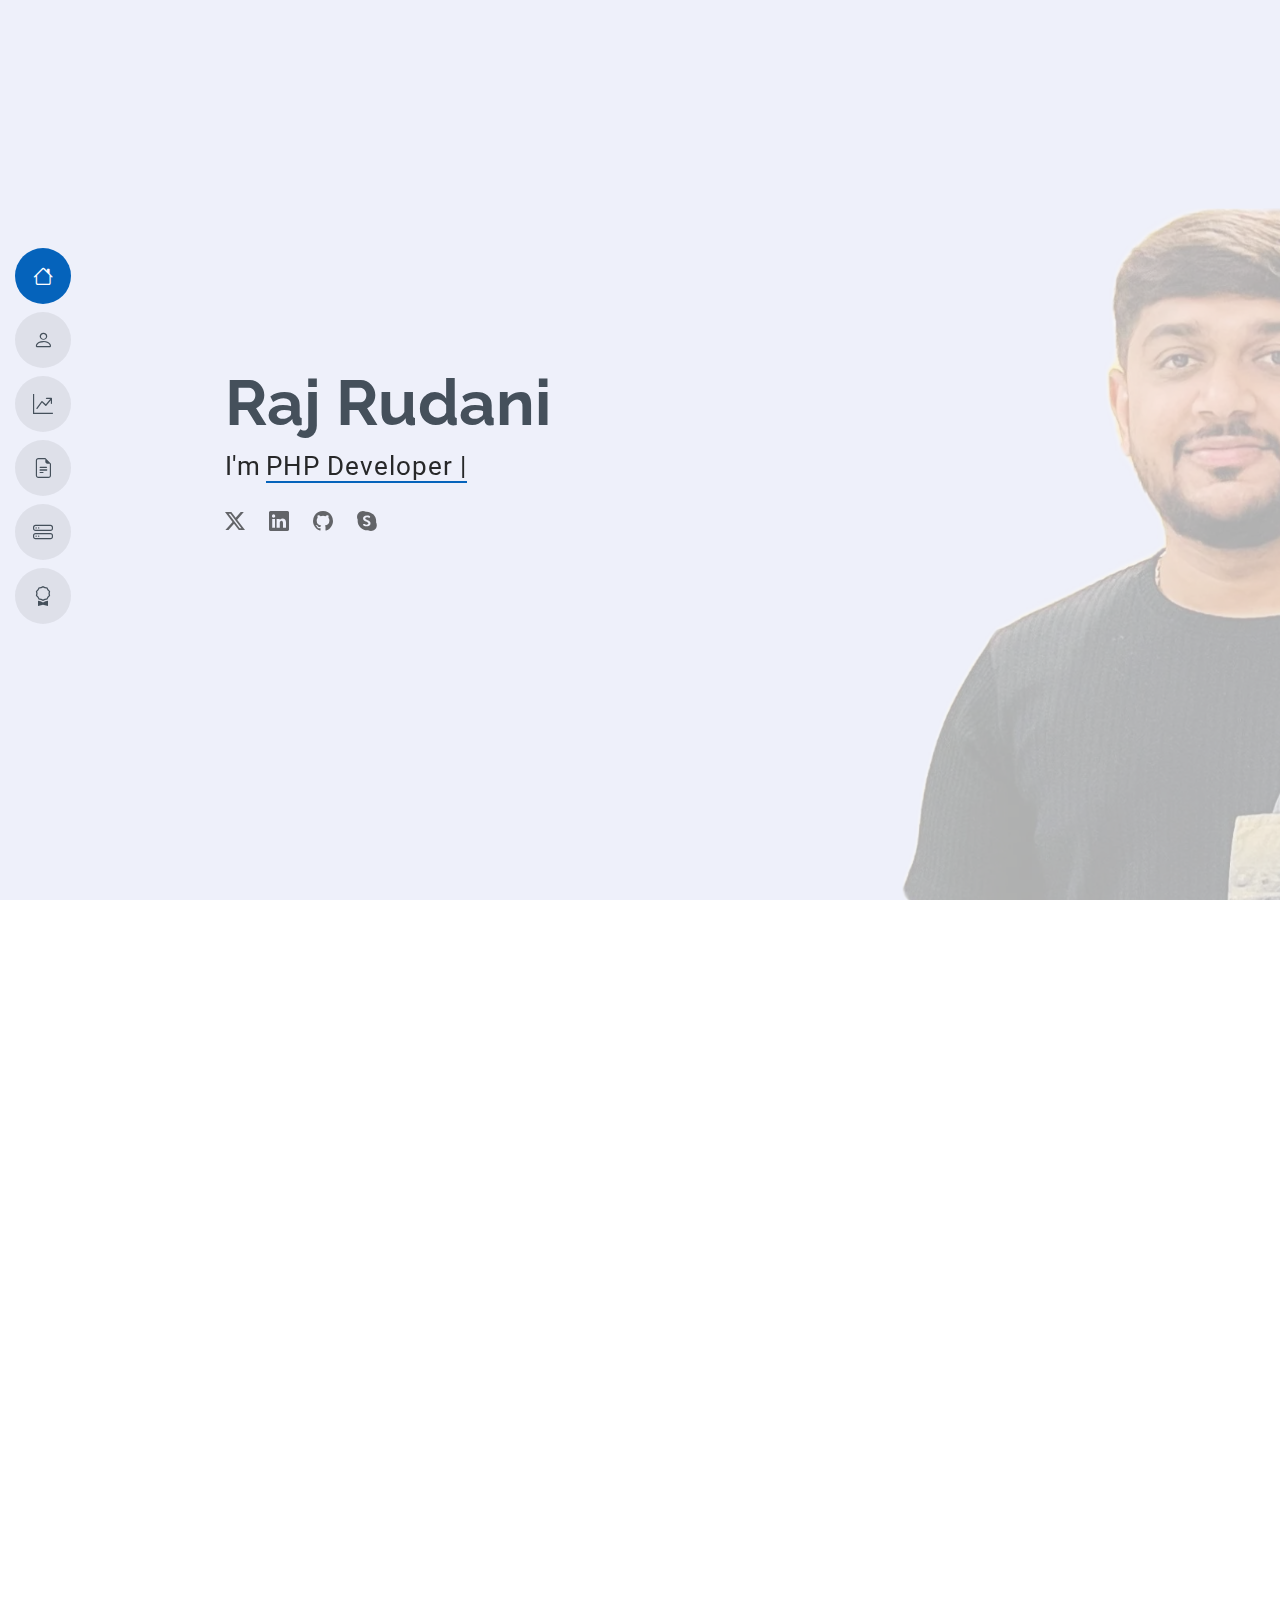
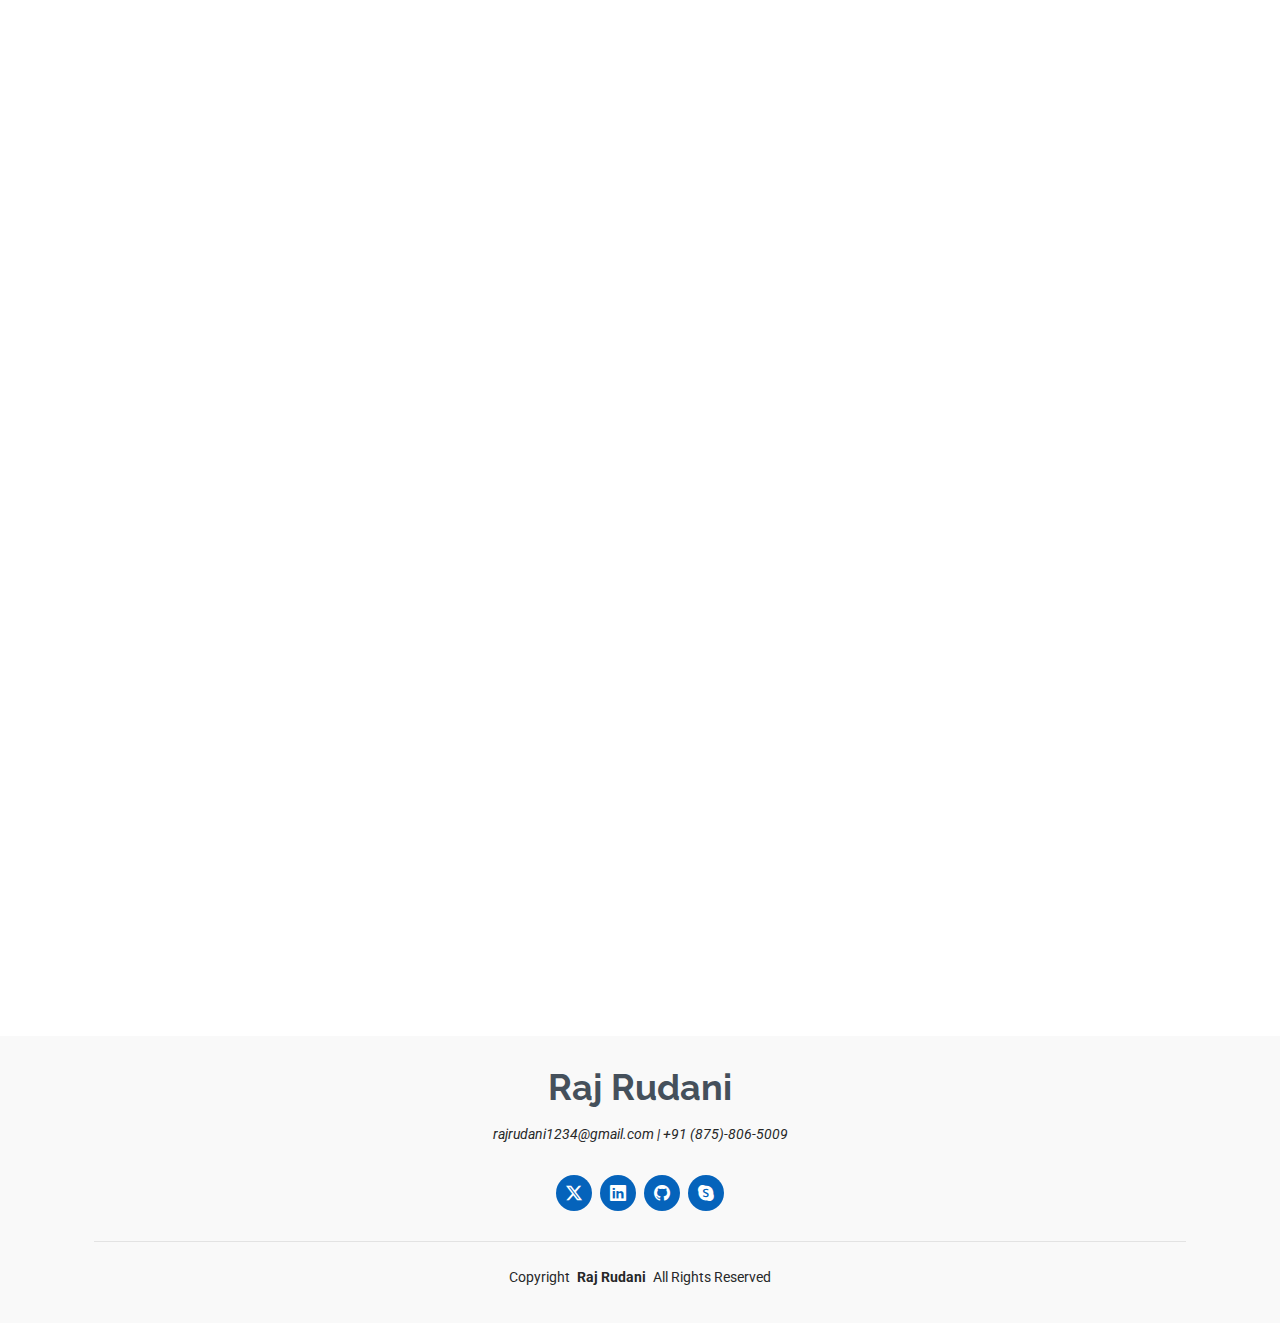
<file: index.html>
<!DOCTYPE html>
<html lang="en">

<head>
  <meta charset="utf-8">
  <meta content="width=device-width, initial-scale=1.0" name="viewport">
  <title>Portfolio - Raj Rudani</title>
  <meta content="" name="description">
  <meta content="" name="keywords">

  <!-- Favicons -->
  <link href="assets/img/favicon.png" rel="icon">
  <link href="assets/img/apple-touch-icon.png" rel="apple-touch-icon">

  <!-- Fonts -->
  <link href="https://fonts.googleapis.com" rel="preconnect">
  <link href="https://fonts.gstatic.com" rel="preconnect" crossorigin>
  <link
    href="https://fonts.googleapis.com/css2?family=Roboto:ital,wght@0,100;0,300;0,400;0,500;0,700;0,900;1,100;1,300;1,400;1,500;1,700;1,900&family=Poppins:ital,wght@0,100;0,200;0,300;0,400;0,500;0,600;0,700;0,800;0,900;1,100;1,200;1,300;1,400;1,500;1,600;1,700;1,800;1,900&family=Raleway:ital,wght@0,100;0,200;0,300;0,400;0,500;0,600;0,700;0,800;0,900;1,100;1,200;1,300;1,400;1,500;1,600;1,700;1,800;1,900&display=swap"
    rel="stylesheet">

  <!-- Vendor CSS Files -->
  <link href="assets/vendor/bootstrap/css/bootstrap.min.css" rel="stylesheet">
  <link href="assets/vendor/bootstrap-icons/bootstrap-icons.css" rel="stylesheet">
  <link href="assets/vendor/aos/aos.css" rel="stylesheet">
  <link href="assets/vendor/glightbox/css/glightbox.min.css" rel="stylesheet">
  <link href="assets/vendor/swiper/swiper-bundle.min.css" rel="stylesheet">

  <!-- Main CSS File -->
  <link href="assets/css/main.css" rel="stylesheet">

  <link href="assets/css/custom.css" rel="stylesheet">

  <!-- =======================================================
* Template Name: MyResume
* Template URL: https://bootstrapmade.com/free-html-bootstrap-template-my-resume/
* Updated: Jun 29 2024 with Bootstrap v5.3.3
* Author: BootstrapMade.com
* License: https://bootstrapmade.com/license/
======================================================== -->
</head>

<body class="">
  <header id="header" class="header d-flex flex-column justify-content-center">
    <i class="header-toggle d-xl-none bi bi-list"></i>
    <nav id="navmenu" class="navmenu">
      <ul>
        <li><a href="#hero" class="active"><i class="bi bi-house navicon"></i><span>Home</span></a></li>
        <li><a href="#about"><i class="bi bi-person navicon"></i><span>About</span></a></li>
        <li><a href="#skills"><i class="bi bi-graph-up-arrow navicon"></i><span> Skills</span></a></li>
        <li><a href="#resume"><i class="bi bi-file-earmark-text navicon"></i><span>Resume</span></a></li>
        <li><a href="#portfolio"><i class="bi bi-hdd-stack navicon"></i><span>Portfolio</span></a></li>
        <li><a href="#awards"><i class="bi bi-award navicon"></i><span>Awards</span></a></li>

      </ul>
    </nav>
  </header>

  <main class="main">
    <!-- Hero Section -->
    <section id="hero" class="hero section light-background">
      <img src="assets/img/hero-img-main.jpg" alt="">
      <div class="container" data-aos="zoom-out">
        <div class="row justify-content-center">
          <div class="col-lg-9">

            <h2>Raj Rudani</h2>
            <!-- <p>I'm
              <span class="typed" data-typed-items="PHP Developer, Freelance Developer">Web Developer
              </span><span class="typed-cursor typed-cursor--blink" aria-hidden="true"></span>
            </p> -->
            <p>I'm
              <span class="typed" data-typed-items="Laravel Developer">PHP Developer
              </span><span class="typed-cursor typed-cursor--blink" aria-hidden="true"></span>
            </p>

            <div class="social-links">
              <a href="https://x.com/rkrudani24?s=21&amp;t=NvDu73Xj4tbI56NL4JwSyA" target="_blank"><i
                  class="bi bi-twitter-x"></i></a>
              <a href="https://www.linkedin.com/in/rajrudani" target="_blank"><i class="bi bi-linkedin"></i></a>
              <a href="https://github.com/rajrudani" target="_blank"><i class="bi bi-github"></i></a>
              <a href="https://join.skype.com/invite/xbadvzdH5Lff" target="_blank"><i class="bi bi-skype"></i></a>
            </div>
          </div>
        </div>
      </div>
    </section>
    <!-- /Hero Section -->

    <!-- About Section -->
    <section id="about" class="about section">
      <!-- Section Title -->
      <div class="container section-title" data-aos="fade-up">
        <h2>About</h2>
        <p>
          Experienced Web Developer with over 4 years in PHP, Laravel, CodeIgniter, JavaScript/jQuery, and MySQL.
          Specializing in e-commerce and fintech solutions, I lead projects, manage teams, and deliver
          performance-driven applications on time. Focused on performance optimization, secure coding, and enhancing
          user experience, I create scalable, robust web solutions and stay ahead of industry trends.
        </p>
      </div><!-- End Section Title -->

      <div class="container" data-aos="fade-up" data-aos-delay="100">
        <div class="row gy-4 justify-content-center">
          <div class="col-lg-4">
            <img src="assets/img/profile-img3.jpg" class="img-fluid" alt="">

            <!-- <div class="row mt-3">
              <div class="col-md-6 col-12">
                <a href="assets/documents/CV.pdf" target="_blank" class="btn btn-doc-download rounded-pill w-100"
                  rel="noopener noreferrer" download="Raj_Rudani_PHP_Developer_CV.pdf">
                  Download CV <i class="bi bi-download"></i> </a>
              </div>
              <div class="col-md-6 col-12">
                <a href="assets/documents/Resume.pdf" target="_blank" class="btn btn-doc-download rounded-pill w-100"
                    rel="noopener noreferrer" download="Raj_Rudani_PHP_Developer_Resume">
                    Download Resume <i class="bi bi-download"></i></a>
              </div>
            </div> -->
          </div>
          <div class="col-lg-8 content">
            <h2>Raj Rudani - PHP Developer | Laravel | CodeIgniter</h2>
            <!-- <h2>Raj Rudani - Web Developer | PHP Developer </h2> -->

            <div class="row mt-4">
              <div class="col-lg-6">
                <ul>
                  <li><i class="bi bi-chevron-right"></i> <strong>Birthdate:</strong> <span>24 September 1998</span>
                  </li>
                  <li><i class="bi bi-chevron-right"></i> <strong>LinkedIn:</strong> <span><a
                        href="https://www.linkedin.com/in/rajrudani" target="_blank">Raj Rudani -
                        Profile</a></span>
                  </li>
                  <li><i class="bi bi-chevron-right"></i> <strong>Phone:</strong> <span>+91 (875)-806-5009</span></li>
                  <li><i class="bi bi-chevron-right"></i> <strong>Location:</strong> <span>Gujarat, India.</span></li>
                  <li><i class="bi bi-chevron-right"></i> <strong>Total Experiance:</strong> <span>4 Years</span></li>
                </ul>
              </div>
              <div class="col-lg-6">
                <ul>
                  <li><i class="bi bi-chevron-right"></i> <strong>Nationality:</strong> <span>Indian</span></li>
                  <li><i class="bi bi-chevron-right"></i> <strong>Degree:</strong> <span>Bachelors in Information &amp;
                      Technology</span></li>
                  <li><i class="bi bi-chevron-right"></i> <strong>Email:</strong>
                    <span>rajrudani1234@gmail.com</span>
                  </li>
                  <li><i class="bi bi-chevron-right"></i> <strong>Languages:</strong> <span>English, Hindi,
                      Gujarati</span></li>
                  <!-- <li><i class="bi bi-chevron-right"></i> <strong>Freelance:</strong>
                    <span>Temporarily Available</span>
                  </li> -->
                </ul>
              </div>
            </div>
            <p class="py-3">
              I am a Web Developer with over four years of experience in building dynamic, responsive, and
              scalable web applications using PHP, Laravel, JavaScript, and modern front-end frameworks.
              Specializing in e-commerce and fintech solutions, I have led projects, managed teams, and delivered
              high-performance applications. My expertise includes database management (MySQL, MongoDB), version
              control (GitHub), and CRM solutions like SugarCRM.

              Skilled in working across Linux, Windows, and macOS, I focus on performance optimization, secure
              coding, and enhancing user experience. I am dedicated to providing efficient, scalable solutions and
              staying ahead of industry trends.
            </p>
          </div>
        </div>
      </div>
    </section>
    <!-- /About Section -->

    <!-- Skills Section -->
    <section id="skills" class="portfolio section">
      <div class="container section-title" data-aos="fade-up">
        <h2>Professional Skills</h2>
        <p>I specialize in building scalable, high-performance web solutions with expertise in programming languages,
          frameworks, databases, and APIs. Committed to clean coding, security best practices, and performance
          optimization, I stay updated with industry trends to deliver efficient and user-friendly applications.</p>
      </div>

      <div class="container">

        <div class="isotope-layout" data-default-filter="*" data-layout="masonry" data-sort="original-order">
          <ul class="portfolio-filters isotope-filters" data-aos="fade-up" data-aos-delay="100">
            <li data-filter="*" class="filter-active">All</li>
            <li data-filter=".filter-programming">Coding Languages</li>
            <li data-filter=".filter-frameworks">Frameworks | Libraries</li>
            <li data-filter=".filter-databases">Databases</li>
            <li data-filter=".filter-apis">Rest APIs | Third Party</li>
            <li data-filter=".filter-other">Other</li>
          </ul>

          <div class="row mt-3 gy-4 isotope-container skill-container" data-aos="fade-up" data-aos-delay="200">
            <div class="col-md-2 col-sm-4 col-4 text-center portfolio-item isotope-item filter-programming">
              <div class="skill-card">
                <div class="skill-icon">
                  <img src="assets/img/skills/php.png" class="img-fluid" alt="PHP">
                </div>

                <div class="skill-overlay">
                  <h6 class="skill-name">PHP</h6>
                  <p class="skill-description">Server-side scripting language for web development.</p>
                </div>
              </div>
            </div>
            <div class="col-md-2 col-sm-4 col-4 text-center portfolio-item isotope-item filter-programming">
              <div class="skill-card">
                <div class="skill-icon">
                  <img src="assets/img/skills/html5.png" class="img-fluid" alt="HTML">
                </div>

                <div class="skill-overlay">
                  <h6 class="skill-name">HTML</h6>
                  <p class="skill-description">Markup language for structuring web content.</p>
                </div>
              </div>
            </div>
            <div class="col-md-2 col-sm-4 col-4 text-center portfolio-item isotope-item filter-programming">
              <div class="skill-card">
                <div class="skill-icon">
                  <img src="assets/img/skills/css.png" class="img-fluid" alt="CSS">
                </div>

                <div class="skill-overlay">
                  <h6 class="skill-name">CSS</h6>
                  <p class="skill-description">Stylesheet language for designing web pages.</p>
                </div>
              </div>
            </div>
            <div class="col-md-2 col-sm-4 col-4 text-center portfolio-item isotope-item filter-programming">
              <div class="skill-card">
                <div class="skill-icon">
                  <img src="assets/img/skills/js.png" class="img-fluid" alt="JavaScript">
                </div>

                <div class="skill-overlay">
                  <h6 class="skill-name">JavaScript</h6>
                  <p class="skill-description">Client-side scripting for dynamic web pages.</p>
                </div>
              </div>
            </div>
            <div class="col-md-2 col-sm-4 col-4 text-center portfolio-item isotope-item filter-frameworks">
              <div class="skill-card">
                <div class="skill-icon">
                  <img src="assets/img/skills/laravel.png" class="img-fluid" alt="Laravel"
                    style="width:150px !important;">
                </div>

                <div class="skill-overlay">
                  <h6 class="skill-name">Laravel</h6>
                  <p class="skill-description">PHP framework for building robust applications.</p>
                </div>
              </div>
            </div>
            <div class="col-md-2 col-sm-4 col-4 text-center portfolio-item isotope-item filter-frameworks">
              <div class="skill-card">
                <div class="skill-icon">
                  <img src="assets/img/skills/livewire.png" class="img-fluid" alt="Livewire"
                    style="width:150px !important;">
                </div>

                <div class="skill-overlay">
                  <h6 class="skill-name">Livewire</h6>
                  <p class="skill-description">Laravel's interactive UI framework.</p>
                </div>
              </div>
            </div>
            <div class="col-md-2 col-sm-4 col-4 text-center portfolio-item isotope-item filter-frameworks">
              <div class="skill-card">
                <div class="skill-icon">
                  <img src="assets/img/skills/codeigniter.png" class="img-fluid" alt="CodeIgniter">
                </div>

                <div class="skill-overlay">
                  <h6 class="skill-name">CodeIgniter</h6>
                  <p class="skill-description">Lightweight PHP framework for fast development.</p>
                </div>
              </div>
            </div>
            <div class="col-md-2 col-sm-4 col-4 text-center portfolio-item isotope-item filter-apis">
              <div class="skill-card">
                <div class="skill-icon">
                  <img src="assets/img/skills/rest-api.png" class="img-fluid" alt="SuiteCRM">
                </div>

                <div class="skill-overlay">
                  <h6 class="skill-name">Rest APIs</h6>
                  <p class="skill-description">Stateless web service using HTTP for communication.</p>
                </div>
              </div>
            </div>
            <div class="col-md-2 col-sm-4 col-4 text-center portfolio-item isotope-item filter-frameworks">
              <div class="skill-card">
                <div class="skill-icon">
                  <img src="assets/img/skills/suitecrm.png" class="img-fluid" alt="SuiteCRM">
                </div>

                <div class="skill-overlay">
                  <h6 class="skill-name">SuiteCRM</h6>
                  <p class="skill-description">Open-source CRM for customer management.</p>
                </div>
              </div>
            </div>
            <div class="col-md-2 col-sm-4 col-4 text-center portfolio-item isotope-item filter-frameworks">
              <div class="skill-card">
                <div class="skill-icon">
                  <img src="assets/img/skills/jquery.png" class="img-fluid" alt="jQuery">
                </div>

                <div class="skill-overlay">
                  <h6 class="skill-name">jQuery</h6>
                  <p class="skill-description">JavaScript library for simplifying DOM operations.</p>
                </div>
              </div>
            </div>
            <div class="col-md-2 col-sm-4 col-4 text-center portfolio-item isotope-item filter-frameworks">
              <div class="skill-card">
                <div class="skill-icon">
                  <img src="assets/img/skills/ajax.png" class="img-fluid" alt="Ajax">
                </div>

                <div class="skill-overlay">
                  <h6 class="skill-name">Ajax</h6>
                  <p class="skill-description">Technique for asynchronous web requests.</p>
                </div>
              </div>
            </div>
            <div class="col-md-2 col-sm-4 col-4 text-center portfolio-item isotope-item filter-frameworks">
              <div class="skill-card">
                <div class="skill-icon">
                  <img src="assets/img/skills/bootstrap.png" class="img-fluid" alt="Bootstrap">
                </div>

                <div class="skill-overlay">
                  <h6 class="skill-name">Bootstrap</h6>
                  <p class="skill-description">CSS framework for responsive web design.</p>
                </div>
              </div>
            </div>
            <div class="col-md-2 col-sm-4 col-4 text-center portfolio-item isotope-item filter-databases">
              <div class="skill-card">
                <div class="skill-icon">
                  <img src="assets/img/skills/mysql.png" class="img-fluid" alt="MySQL">
                </div>

                <div class="skill-overlay">
                  <h6 class="skill-name">MySQL</h6>
                  <p class="skill-description">Popular relational database management system.</p>
                </div>
              </div>
            </div>
            <div class="col-md-2 col-sm-4 col-4 text-center portfolio-item isotope-item filter-databases">
              <div class="skill-card">
                <div class="skill-icon">
                  <img src="assets/img/skills/mongodb.png" class="img-fluid" alt="MongoDB">
                </div>

                <div class="skill-overlay">
                  <h6 class="skill-name">MongoDB</h6>
                  <p class="skill-description">NoSQL database for scalable applications.</p>
                </div>
              </div>
            </div>
            <div class="col-md-2 col-sm-4 col-4 text-center portfolio-item isotope-item filter-apis">
              <div class="skill-card">
                <div class="skill-icon">
                  <img src="assets/img/skills/stripe.png" class="img-fluid" alt="Stripe">
                </div>

                <div class="skill-overlay">
                  <h6 class="skill-name">Stripe</h6>
                  <p class="skill-description">Online payment processing for businesses.</p>
                </div>
              </div>
            </div>
            <div class="col-md-2 col-sm-4 col-4 text-center portfolio-item isotope-item filter-apis">
              <div class="skill-card">
                <div class="skill-icon">
                  <img src="assets/img/skills/razorpay.png" class="img-fluid" alt="Razorpay"
                    style="width:125px !important;">
                </div>

                <div class="skill-overlay">
                  <h6 class="skill-name">Razorpay</h6>
                  <p class="skill-description">Payment gateway for Indian businesses.</p>
                </div>
              </div>
            </div>
            <div class="col-md-2 col-sm-4 col-4 text-center portfolio-item isotope-item filter-apis">
              <div class="skill-card">
                <div class="skill-icon">
                  <img src="assets/img/skills/ccavenue.png" class="img-fluid" alt="CC Avenue"
                    style="width:125px !important;">
                </div>

                <div class="skill-overlay">
                  <h6 class="skill-name">CC Avenue</h6>
                  <p class="skill-description">Secure payment gateway for online businesses.</p>
                </div>
              </div>
            </div>
            <div class="col-md-2 col-sm-4 col-4 text-center portfolio-item isotope-item filter-apis">
              <div class="skill-card">
                <div class="skill-icon">
                  <img src="assets/img/skills/moneris.png" class="img-fluid" alt="Moneris">
                </div>

                <div class="skill-overlay">
                  <h6 class="skill-name">Moneris</h6>
                  <p class="skill-description">Canadian payment processing solution.</p>
                </div>
              </div>
            </div>
            <div class="col-md-2 col-sm-4 col-4 text-center portfolio-item isotope-item filter-apis">
              <div class="skill-card">
                <div class="skill-icon">
                  <img src="assets/img/skills/bitgo.png" class="img-fluid" alt="Bitgo">
                </div>

                <div class="skill-overlay">
                  <h6 class="skill-name">Bitgo</h6>
                  <p class="skill-description">Secure cryptocurrency wallet and transactions.</p>
                </div>
              </div>
            </div>
            <div class="col-md-2 col-sm-4 col-4 text-center portfolio-item isotope-item filter-apis">
              <div class="skill-card">
                <div class="skill-icon">
                  <img src="assets/img/skills/onmeta.png" class="img-fluid" alt="Onmeta">
                </div>

                <div class="skill-overlay">
                  <h6 class="skill-name">Onmeta</h6>
                  <p class="skill-description">Fiat-to-crypto payment solutions.</p>
                </div>
              </div>
            </div>
            <div class="col-md-2 col-sm-4 col-4 text-center portfolio-item isotope-item filter-apis">
              <div class="skill-card">
                <div class="skill-icon">
                  <img src="assets/img/skills/easypost.png" class="img-fluid" alt="Easypost">
                </div>

                <div class="skill-overlay">
                  <h6 class="skill-name">Easypost</h6>
                  <p class="skill-description">Shipping API for tracking and rate calculation.</p>
                </div>
              </div>
            </div>
            <div class="col-md-2 col-sm-4 col-4 text-center portfolio-item isotope-item filter-apis">
              <div class="skill-card">
                <div class="skill-icon">
                  <img src="assets/img/skills/auspost.png" class="img-fluid" alt="AusPost"
                    style="width:125px !important;">
                </div>

                <div class="skill-overlay">
                  <h6 class="skill-name">AusPost</h6>
                  <p class="skill-description">Australia Post shipping integration.</p>
                </div>
              </div>
            </div>
            <div class="col-md-2 col-sm-4 col-4 text-center portfolio-item isotope-item filter-apis">
              <div class="skill-card">
                <div class="skill-icon">
                  <img src="assets/img/skills/ups.png" class="img-fluid" alt="UPS">
                </div>

                <div class="skill-overlay">
                  <h6 class="skill-name">UPS</h6>
                  <p class="skill-description">Global shipping and logistics services.</p>
                </div>
              </div>
            </div>
            <div class="col-md-2 col-sm-4 col-4 text-center portfolio-item isotope-item filter-apis">
              <div class="skill-card">
                <div class="skill-icon">
                  <img src="assets/img/skills/usps.png" class="img-fluid" alt="USPS">
                </div>

                <div class="skill-overlay">
                  <h6 class="skill-name">USPS</h6>
                  <p class="skill-description">United States Postal Service API.</p>
                </div>
              </div>
            </div>
            <div class="col-md-2 col-sm-4 col-4 text-center portfolio-item isotope-item filter-apis">
              <div class="skill-card">
                <div class="skill-icon">
                  <img src="assets/img/skills/shiprocket.png" class="img-fluid" alt="Shiprocket">
                </div>

                <div class="skill-overlay">
                  <h6 class="skill-name">Shiprocket</h6>
                  <p class="skill-description">E-commerce shipping and logistics platform.</p>
                </div>
              </div>
            </div>
            <div class="col-md-2 col-sm-4 col-4 text-center portfolio-item isotope-item filter-other">
              <div class="skill-card">
                <div class="skill-icon">
                  <img src="assets/img/skills/shopify.png" class="img-fluid" alt="Shopify"
                    style="width:125px !important;">
                </div>

                <div class="skill-overlay">
                  <h6 class="skill-name">Shopify</h6>
                  <p class="skill-description">E-commerce platform for online stores.</p>
                </div>
              </div>
            </div>
            <div class="col-md-2 col-sm-4 col-4 text-center portfolio-item isotope-item filter-other">
              <div class="skill-card">
                <div class="skill-icon">
                  <img src="assets/img/skills/github.png" class="img-fluid" alt="GitHub">
                </div>

                <div class="skill-overlay">
                  <h6 class="skill-name">GitHub</h6>
                  <p class="skill-description">Version control and code hosting platform.</p>
                </div>
              </div>
            </div>
            <div class="col-md-2 col-sm-4 col-4 text-center portfolio-item isotope-item filter-other">
              <div class="skill-card">
                <div class="skill-icon">
                  <img src="assets/img/skills/gitlab.png" class="img-fluid" alt="GitLab">
                </div>

                <div class="skill-overlay">
                  <h6 class="skill-name">GitLab</h6>
                  <p class="skill-description">DevOps and CI/CD platform for developers.</p>
                </div>
              </div>
            </div>
            <div class="col-md-2 col-sm-4 col-4 text-center portfolio-item isotope-item filter-other">
              <div class="skill-card">
                <div class="skill-icon">
                  <img src="assets/img/skills/proofhub.png" class="img-fluid" alt="Proofhub">
                </div>

                <div class="skill-overlay">
                  <h6 class="skill-name">Proofhub</h6>
                  <p class="skill-description">Project management and team collaboration software for managing tasks,
                    projects, and communication.</p>
                </div>
              </div>
            </div>
            <div class="col-md-2 col-sm-4 col-4 text-center portfolio-item isotope-item filter-other">
              <div class="skill-card">
                <div class="skill-icon">
                  <img src="assets/img/skills/jira.png" class="img-fluid" alt="Jira Software"
                    style="width:150px !important;">
                </div>

                <div class="skill-overlay">
                  <h6 class="skill-name">Jira Software</h6>
                  <p class="skill-description">Project management and team collaboration software for managing tasks,
                    projects, and communication.</p>
                </div>
              </div>
            </div>
            <!-- <div class="col-md-2 col-sm-4 col-4 text-center portfolio-item isotope-item filter-other">
              <div class="skill-card">
                <div class="skill-icon">
                  <img src="assets/img/skills/linux.png" class="img-fluid" alt="Linux">
                </div>

                <div class="skill-overlay">
                  <h6 class="skill-name">Linux</h6>
                  <p class="skill-description">Open-source operating system for servers.</p>
                </div>
              </div>
            </div> -->
            <!-- <div class="col-md-2 col-sm-4 col-4 text-center portfolio-item isotope-item filter-other">
              <div class="skill-card">
                <div class="skill-icon">
                  <img src="assets/img/skills/vscode.png" class="img-fluid" alt="VS Code">
                </div>

                <div class="skill-overlay">
                  <h6 class="skill-name">VS Code</h6>
                  <p class="skill-description">Lightweight code editor by Microsoft.</p>
                </div>
              </div>
            </div> -->
          </div>

        </div>
      </div>
    </section>
    <!-- /Skills Section -->

    <!-- Resume Section -->
    <section id="resume" class="resume section">
      <!-- Section Title -->
      <div class="container section-title" data-aos="fade-up">
        <h2>Resume</h2>
        <p>A detailed summary of my skills, experience, and accomplishments in web development, highlighting my
          expertise in server-side and client-side technologies, as well as various frameworks, to build robust and
          scalable solutions.</p>
      </div><!-- End Section Title -->

      <div class="container">
        <div class="row">
          <div class="col-lg-6" data-aos="fade-up" data-aos-delay="100">
            <h3 class="resume-title">Sumary</h3>
            <div class="resume-item pb-0">
              <h4>Raj Rudani</h4>
              <p><em>Innovative and deadline-driven Web Developer with over 4 years of experience designing,
                  developing, and optimizing user-centered web applications. Skilled in transforming ideas
                  into fully functional, high-performance digital solutions from concept to deployment.
                </em></p>
              <ul>
                <li>Gujarat, India.</li>
                <li>+91 (875)-806-5009</li>
                <li>rajrudani1234@gmail.com</li>
              </ul>
              <div class="mb-2">
                <a href="assets/documents/CV.pdf" target="_blank" class="btn btn-doc-download rounded-pill"
                  rel="noopener noreferrer" download="Raj_Rudani_PHP_Developer_CV.pdf">
                  Download CV <i class="bi bi-download"></i> </a>
                <a href="assets/documents/Resume.pdf" target="_blank" class="btn btn-doc-download rounded-pill"
                  rel="noopener noreferrer" download="Raj_Rudani_PHP_Developer_Resume">
                  Download Resume <i class="bi bi-download"></i></a>
              </div>
            </div>

            <h3 class="resume-title">Professional Attributes</h3>
            <div class="resume-item  pb-0">
              <ul>
                <li>
                  <p>
                    <b>Full-Stack Development Expertise: </b>
                    Proven ability to architect and develop scalable web applications
                    using PHP, Laravel, CodeIgniter, and SuiteCRM, with a focus on high-performance
                    solutions.
                  </p>
                </li>
                <li>
                  <p>
                    <b>E-Commerce & Fintech Specialization: </b>
                    Extensive experience in building and optimizing e-commerce
                    platforms and fintech applications, integrating secure payment gateways, shipping
                    solutions, and
                    API-driven architectures.
                  </p>
                </li>
                <li>
                  <p>
                    <b>API Development & Third-Party Integrations: </b>
                    Proficient in developing REST APIs and integrating third
                    party services such as payment gateways (Stripe, Razorpay, Moneris), shipping platforms
                    (Easypost,
                    Shiprocket, Australia Post), and blockchain-based solutions (BitGo, Onmeta).
                  </p>
                </li>
                <li>
                  <p>
                    <b>Project Leadership & Team Management: </b>
                    Experienced in leading projects, managing development
                    teams, and ensuring timely delivery of high-quality, maintainable code while following
                    industry best
                    practices.
                  </p>
                </li>
              </ul>
            </div>



            <h3 class="resume-title">Internship</h3>
            <div class="resume-item">
              <h4>Web Developer (Trainee)</h4>
              <h5>January 2020 – August 2020 </h5>
              <p><em>Svaapta It-Ally Solutions Private Limited, Vadodara, GJ</em></p>
              <ul>
                <li>
                  Gained hands-on experience in PHP, SuiteCRM, HTML/CSS, JavaScript, jQuery, AJAX, Bootstrap,
                  MySQL, and GIT, consistently applying industry best practices.
                </li>
                <li>
                  Contributed to various IT solutions projects, focusing on web development and enhancing
                  application functionality.
                </li>
                <li>
                  Strengthened technical skills by collaborating with senior developers on real-world
                  projects, driving innovation, and delivering impactful results.
                </li>
                <li>
                  <strong>Skills Developed:</strong> PHP, SuiteCRM, HTML/CSS, JavaScript, jQuery, Bootstrap,
                  MySQL, GIT
                </li>
              </ul>
            </div>
          </div>

          <div class="col-lg-6" data-aos="fade-up" data-aos-delay="200">
            <h3 class="resume-title">Professional Experience</h3>
            <div class="resume-item">
              <h4> PHP Developer (Freelance)</h4>
              <h5>November 2024 – Present </h5>
              <ul>
                <li>
                  As a freelancer, I have successfully developed and maintained web applications for diverse
                  sectors, including sports and food delivery, using Laravel and other modern technologies.
                </li>
                <li>
                  Notable projects include City Soccer FC, a platform for managing soccer events and ticket
                  bookings, and Taco-Sur, a specialized food delivery app focused on tacos, burritos, and
                  catering services. In both projects, I designed and implemented secure, user-friendly
                  systems for
                  order management, real-time tracking, and seamless payment integration.
                </li>
                <li>
                  Additionally, I optimized database performance, developed APIs for mobile applications, and
                  ensured scalable, efficient backends to enhance user experience and operational efficiency
                </li>
                <li>
                  <strong>Skills Used:</strong>
                  PHP, Laravel, Livewire, JavaScript, jQuery, Ajax, MySQL, HTML/CSS, Bootstrap, GIT,
                  REST APIs, API Development.
                </li>
              </ul>
            </div>
            <div class="resume-item">
              <h4>PHP Developer (Laravel, Codeigniter) </h4>
              <h5>July 2021 – October 2024</h5>
              <p><em>Webbrains Technologies Private Limited, Vadodara, GJ</em></p>
              <ul>
                <li>
                  Experienced in architecting and implementing scalable web applications using PHP, Laravel,
                  Codeigniter, JavaScript/jQuery, and MySQL, with a strong focus on e-commerce and fintech
                  solutions.
                </li>
                <li>
                  Skilled in leading projects, managing development teams, and delivering high-quality
                  solutions on time.
                </li>
                <li>
                  <strong>Skills Used:</strong>
                  PHP, Laravel, Livewire, Codeigniter, JavaScript, jQuery, Ajax, MySQL, HTML/CSS, Bootstrap, GIT, JIRA,
                  ProofHub
                  REST APIs, API Development, CryptoAPI, Payment Gateway - Stripe, Moneris, Razorpay.
                </li>
              </ul>
            </div>
            <div class="resume-item">
              <h4>PHP Developer (SuiteCRM) </h4>
              <h5>September 2020 – June 2021</h5>
              <p><em>Svaapta It-Ally Solutions Private Limited, Vadodara, GJ</em></p>
              <ul>
                <li>Worked on two major projects, focusing on the ERP System (In-house) and Tutor Doctor. </li>
                <li>
                  Utilized SuiteCRM (PHP), JavaScript, jQuery, and AJAX to develop and maintain core features,
                  enhancing both functionality and user experience.
                </li>
                <li>
                  Collaborated with cross-functional teams to ensure seamless project execution and timely
                  delivery of high-quality solutions.
                </li>
                <li>
                  <strong>Skills Used:</strong>
                  PHP, SuiteCRM, JavaScript, jQuery, Ajax, MySQL, HTML/CSS, Bootstrap, GIT, JIRA
                </li>
              </ul>
            </div>
          </div>
        </div>
      </div>
    </section>
    <!-- /Resume Section -->

    <!-- Portfolio Section -->
    <section id="portfolio" class="services section">
      <div class="container section-title" data-aos="fade-up">
        <h2>Portfolio</h2>
        <p>
          This section showcases my professional journey through the various organizations and freelance projects I
          have been a part of. Over the years, I have had the privilege of working with exceptional teams, delivering
          impactful solutions, and creating innovative products that have helped businesses grow.
        </p>
        <p>
          Feel free to explore the projects I’ve worked on to get a glimpse of the work I’ve done over the years.
        </p>
      </div>

      <div class="container">
        <div class="row gy-4">
          <div class="col-lg-4 col-md-6" data-aos="fade-up" data-aos-delay="100">
            <div class="service-item item-cyan position-relative shadow-lg p-4 rounded">
              <div class="icon mb-3">
                <img src="assets/img/company/webbrains.jpeg" alt="Webbrains Technologies" class="img-fluid">
              </div>
              <a href="portfolio/webbrains.html" class="stretched-link">
                <h3 class="h5 font-weight-bold text-dark">Web Brains Technologies</h3>
              </a>
              <p class="text-muted">July 2021 – October 2024</p>
              <a href="portfolio/webbrains.html" class="btn btn-primary mt-4 gap-2 rounded-pill shadow-sm">
                <span>Key Projects</span>
                <i class="bi bi-arrow-right-circle text-light"></i>
              </a>
            </div>
          </div>
          <div class="col-lg-4 col-md-6" data-aos="fade-up" data-aos-delay="100">
            <div class="service-item item-cyan position-relative shadow-lg p-4 rounded">

              <div class="icon mb-3">
                <img src="assets/img/company/freelance.png" alt="Freelance Developer" class="img-fluid" height="250"
                  width="250">
              </div>
              <a href="portfolio/freelance.html" class="stretched-link">
                <h3 class="h5 font-weight-bold text-dark">Freelance Developer</h3>
              </a>
              <p class="text-muted">November 2024 – Present</p>
              <a href="portfolio/freelance.html" class="btn btn-primary mt-4 gap-2 rounded-pill shadow-sm">
                <span>Key Projects</span>
                <i class="bi bi-arrow-right-circle text-light"></i>
              </a>
            </div>
          </div>
          <div class="col-lg-4 col-md-6" data-aos="fade-up" data-aos-delay="100">
            <div class="service-item item-cyan position-relative shadow-lg p-4 rounded">
              <div class="icon mb-3">
                <img src="assets/img/company/svaapta.png" alt="SVAAPTA IT-ALLY Solutions" class="img-fluid">
              </div>
              <a href="portfolio/svaapta.html" class="stretched-link">
                <h3 class="h5 font-weight-bold text-dark">Svaapta IT-ALLY Solutions</h3>
              </a>
              <p class="text-muted">September 2020 – June 2021</p>
              <a href="portfolio/svaapta.html" class="btn btn-primary mt-4 gap-2 rounded-pill shadow-sm">
                <span>Key Projects</span>
                <i class="bi bi-arrow-right-circle text-light"></i>
              </a>
            </div>
          </div>
        </div>
      </div>
    </section>
    <!-- /Portfolio Section -->

    <!-- Awards Section -->
    <section id="awards" class="testimonials section">

      <!-- Section Title -->
      <div class="container section-title" data-aos="fade-up">
        <h2>Awards</h2>
        <p>Recognized for outstanding achievements and excellence in the field, demonstrating unwavering dedication,
          technical expertise, and a commitment to delivering high-quality, innovative solutions.</p>
      </div><!-- End Section Title -->

      <div class="container" data-aos="fade-up" data-aos-delay="100">
        <div class="swiper init-swiper">
          <script type="application/json" class="swiper-config">
              {
                  "loop": true,
                  "speed": 600,
                  "autoplay": {
                      "delay": 5000
                  },
                  "slidesPerView": "auto",
                  "pagination": {
                      "el": ".swiper-pagination",
                      "type": "bullets",
                      "clickable": true
                  }
              }
          </script>
          <div class="swiper-wrapper">
            <div class="swiper-slide">
              <div class="testimonial-item">
                <div class="row gy-4 justify-content-center">
                  <div class="col-lg-6">
                    <div class="testimonial-content">
                      <p>
                        <i class="bi bi-quote quote-icon-left"></i>
                        <span>Received the 'Pinnacle Performer of the Year'
                          award at Webbrains for consistently delivering high-quality web development solutions,
                          demonstrating exceptional problem-solving skills, and making significant contributions to the
                          success of key projects. Recognized for going above and beyond in meeting client needs and
                          achieving outstanding results.</span>
                        <i class="bi bi-quote quote-icon-right"></i>
                      </p>
                      <h3>Pinnacle Performer of the Year - 2024</h3>
                      <h4>@Webbrains Technologies</h4>
                    </div>
                  </div>
                  <div class="col-lg-2 text-center">
                    <img src="assets/img/awards/awards-4.jpg" class="img-fluid testimonial-img" alt="">
                  </div>
                </div>
              </div>
            </div><!-- End testimonial item -->

            <div class="swiper-slide">
              <div class="testimonial-item">
                <div class="row gy-4 justify-content-center">
                  <div class="col-lg-6">
                    <div class="testimonial-content">
                      <p>
                        <i class="bi bi-quote quote-icon-left"></i>
                        <span>Received the 'Mr. Consistent' award at Webbrains for consistently
                          demonstrating exceptional reliability, consistently delivering high-quality work ahead of
                          deadlines,
                          and maintaining a strong focus on detail. Recognized for my ability to handle multiple
                          projects
                          simultaneously while maintaining a high level of productivity and ensuring client
                          satisfaction. This
                          award highlights my commitment to excellence, punctuality, and dedication to delivering
                          results
                          that exceed expectations.</span>
                        <i class="bi bi-quote quote-icon-right"></i>
                      </p>
                      <h3>Mr. Consistent - 2023</h3>
                      <h4>@Webbrains Technologies</h4>
                    </div>
                  </div>
                  <div class="col-lg-2 text-center">
                    <img src="assets/img/awards/awards-3.jpg" class="img-fluid testimonial-img" alt="">
                  </div>
                </div>
              </div>
            </div><!-- End testimonial item -->
          </div>
          <div class="swiper-pagination"></div>
        </div>
      </div>
    </section>
    <!-- /Awards Section -->

    <!-- Contact Section -->

  </main>

  <footer id="footer" class="footer position-relative light-background">
    <div class="container">
      <h3 class="sitename">Raj Rudani</h3>
      <p> rajrudani1234@gmail.com | +91 (875)-806-5009</p>
      <div class="social-links d-flex justify-content-center">
        <a href="https://x.com/rkrudani24?s=21&amp;t=NvDu73Xj4tbI56NL4JwSyA" target="_blank"><i
            class="bi bi-twitter-x"></i></a>
        <a href="https://www.linkedin.com/in/rajrudani" target="_blank"><i class="bi bi-linkedin"></i></a>
        <a href="https://github.com/rajrudani" target="_blank"><i class="bi bi-github"></i></a>
        <a href="https://join.skype.com/invite/xbadvzdH5Lff" target="_blank"><i class="bi bi-skype"></i></a>
      </div>
      <div class="container">
        <div class="copyright">
          <span>Copyright</span> <strong class="px-1 sitename">Raj Rudani</strong> <span>All Rights
            Reserved</span>
        </div>
        <div class="credits">
          <!-- All the links in the footer should remain intact. -->
          <!-- You can delete the links only if you've purchased the pro version. -->
          <!-- Licensing information: https://bootstrapmade.com/license/ -->
          <!-- Purchase the pro version with working PHP/AJAX contact form: [buy-url] -->

        </div>
      </div>
    </div>
  </footer>

  <!-- Scroll Top -->
  <a href="#" id="scroll-top" class="scroll-top d-flex align-items-center justify-content-center"><i
      class="bi bi-arrow-up-short"></i></a>

  <!-- Preloader -->
  <div id="preloader"></div>

  <!-- Vendor JS Files -->
  <script src="assets/vendor/bootstrap/js/bootstrap.bundle.min.js"></script>
  <script src="assets/vendor/php-email-form/validate.js"></script>
  <script src="assets/vendor/aos/aos.js"></script>
  <script src="assets/vendor/typed.js/typed.umd.js"></script>
  <script src="assets/vendor/purecounter/purecounter_vanilla.js"></script>
  <script src="assets/vendor/waypoints/noframework.waypoints.js"></script>
  <script src="assets/vendor/glightbox/js/glightbox.min.js"></script>
  <script src="assets/vendor/imagesloaded/imagesloaded.pkgd.min.js"></script>
  <script src="assets/vendor/isotope-layout/isotope.pkgd.min.js"></script>
  <script src="assets/vendor/swiper/swiper-bundle.min.js"></script>

  <!-- Main JS File -->
  <script src="assets/js/main.js"></script>
</body>
</file>
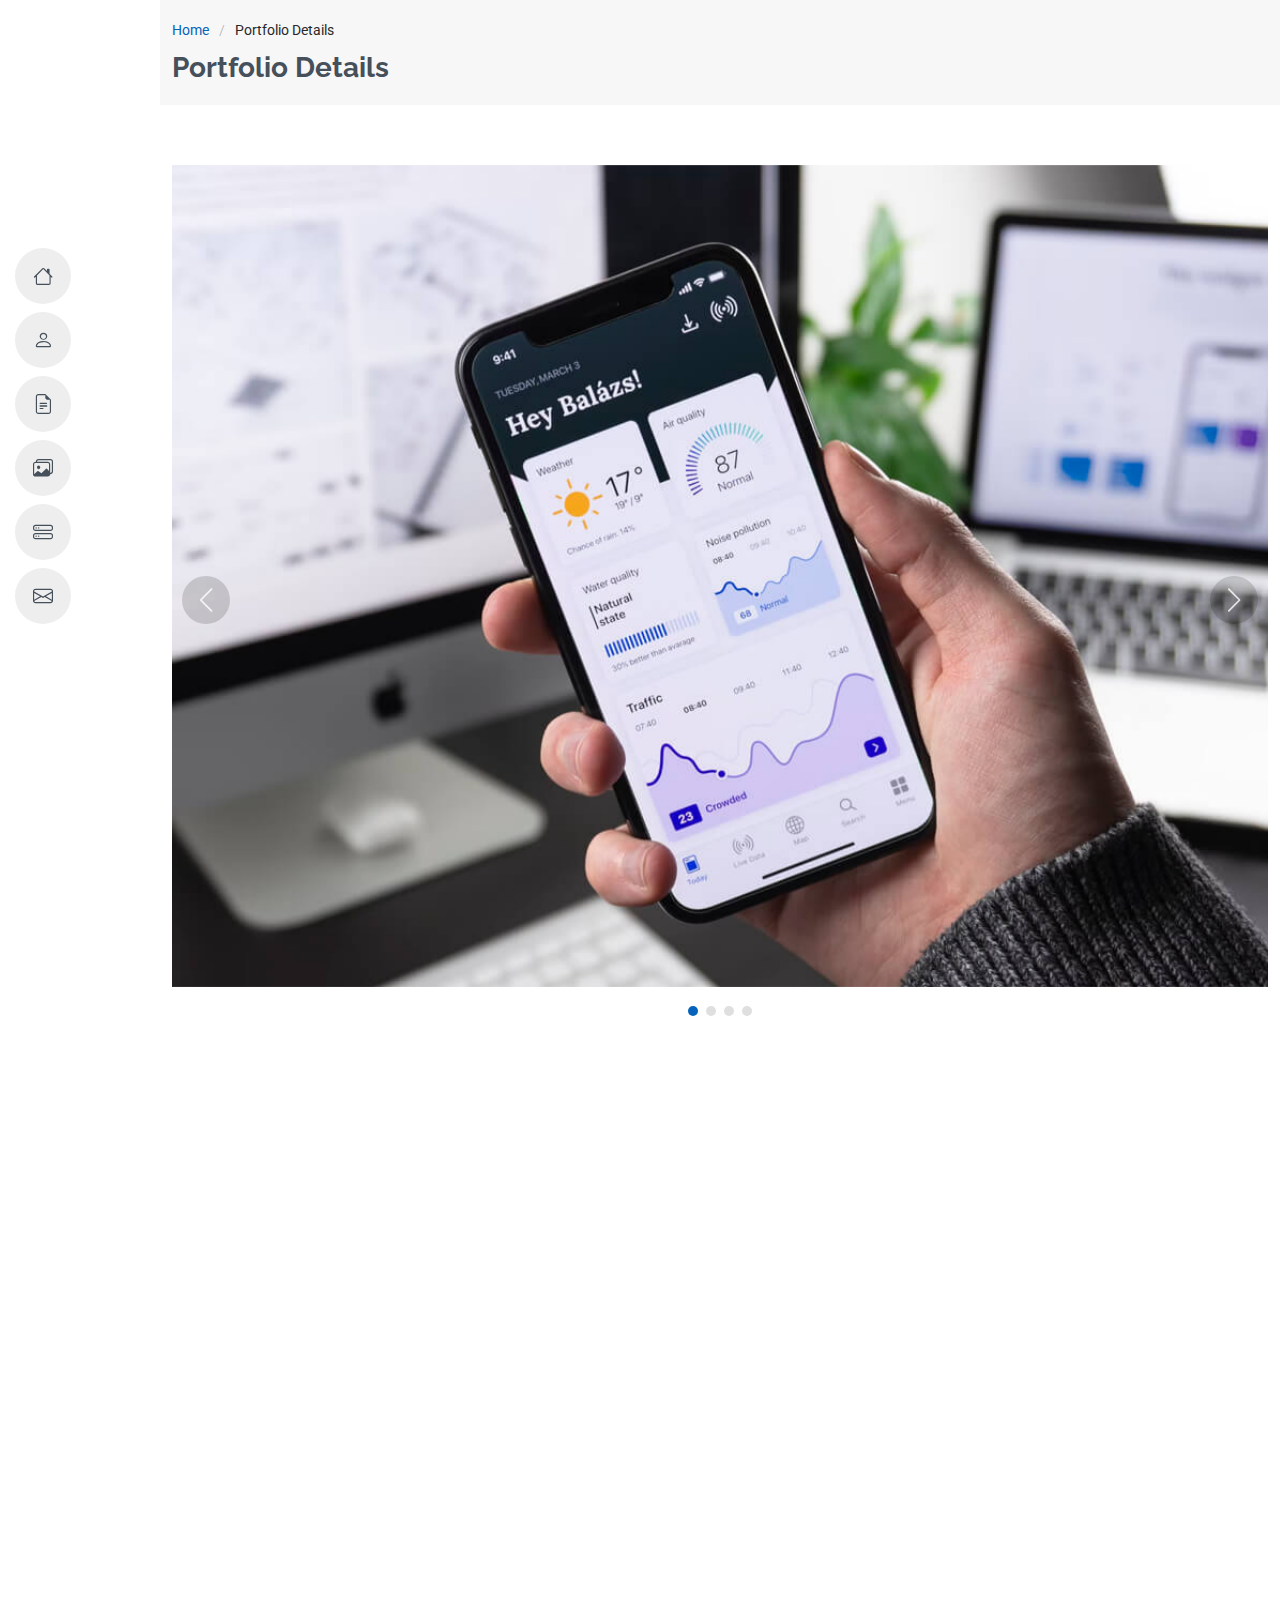
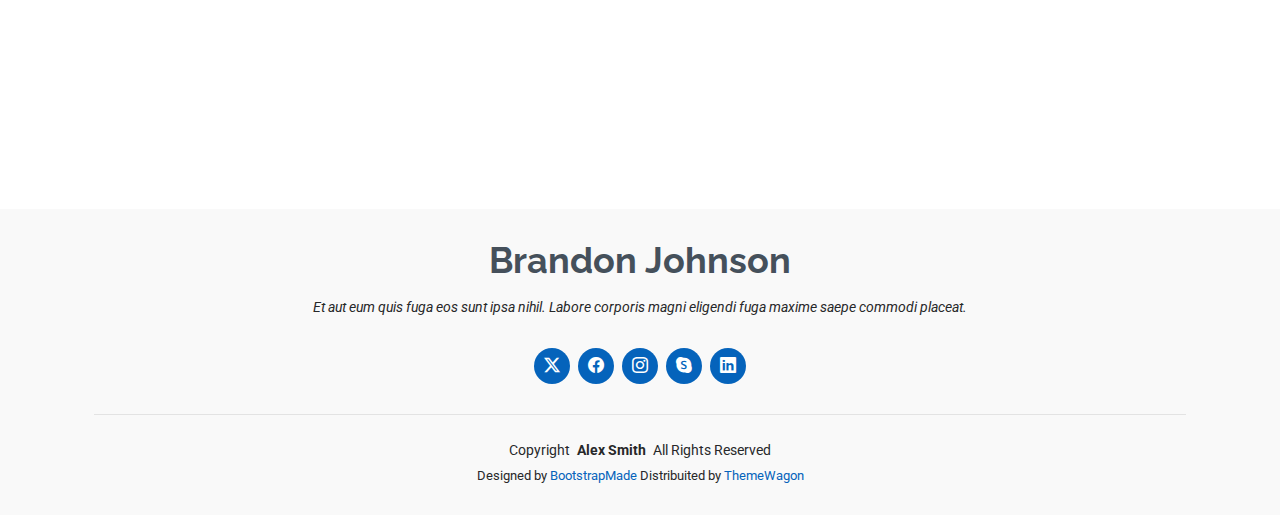
<file: portfolio-details.html>
<!DOCTYPE html>
<html lang="en">

<head>
  <meta charset="utf-8">
  <meta content="width=device-width, initial-scale=1.0" name="viewport">
  <title>Portfolio Details - MyResume Bootstrap Template</title>
  <meta content="" name="description">
  <meta content="" name="keywords">

  <!-- Favicons -->
  <link href="assets/img/favicon.png" rel="icon">
  <link href="assets/img/apple-touch-icon.png" rel="apple-touch-icon">

  <!-- Fonts -->
  <link href="https://fonts.googleapis.com" rel="preconnect">
  <link href="https://fonts.gstatic.com" rel="preconnect" crossorigin>
  <link href="https://fonts.googleapis.com/css2?family=Roboto:ital,wght@0,100;0,300;0,400;0,500;0,700;0,900;1,100;1,300;1,400;1,500;1,700;1,900&family=Poppins:ital,wght@0,100;0,200;0,300;0,400;0,500;0,600;0,700;0,800;0,900;1,100;1,200;1,300;1,400;1,500;1,600;1,700;1,800;1,900&family=Raleway:ital,wght@0,100;0,200;0,300;0,400;0,500;0,600;0,700;0,800;0,900;1,100;1,200;1,300;1,400;1,500;1,600;1,700;1,800;1,900&display=swap" rel="stylesheet">

  <!-- Vendor CSS Files -->
  <link href="assets/vendor/bootstrap/css/bootstrap.min.css" rel="stylesheet">
  <link href="assets/vendor/bootstrap-icons/bootstrap-icons.css" rel="stylesheet">
  <link href="assets/vendor/aos/aos.css" rel="stylesheet">
  <link href="assets/vendor/glightbox/css/glightbox.min.css" rel="stylesheet">
  <link href="assets/vendor/swiper/swiper-bundle.min.css" rel="stylesheet">

  <!-- Main CSS File -->
  <link href="assets/css/main.css" rel="stylesheet">

  <!-- =======================================================
  * Template Name: MyResume
  * Template URL: https://bootstrapmade.com/free-html-bootstrap-template-my-resume/
  * Updated: Jun 29 2024 with Bootstrap v5.3.3
  * Author: BootstrapMade.com
  * License: https://bootstrapmade.com/license/
  ======================================================== -->
</head>

<body class="portfolio-details-page">

  <header id="header" class="header d-flex flex-column justify-content-center">

    <i class="header-toggle d-xl-none bi bi-list"></i>

    <nav id="navmenu" class="navmenu">
      <ul>
        <li><a href="#hero"><i class="bi bi-house navicon"></i><span>Home</span></a></li>
        <li><a href="#about"><i class="bi bi-person navicon"></i><span>About</span></a></li>
        <li><a href="#resume"><i class="bi bi-file-earmark-text navicon"></i><span>Resume</span></a></li>
        <li><a href="#portfolio"><i class="bi bi-images navicon"></i><span>Portfolio</span></a></li>
        <li><a href="#services"><i class="bi bi-hdd-stack navicon"></i><span>Services</span></a></li>
        <li><a href="#contact"><i class="bi bi-envelope navicon"></i><span>Contact</span></a></li>
      </ul>
    </nav>

  </header>

  <main class="main">

    <!-- Page Title -->
    <div class="page-title" data-aos="fade">
      <div class="container">
        <nav class="breadcrumbs">
          <ol>
            <li><a href="index.html">Home</a></li>
            <li class="current">Portfolio Details</li>
          </ol>
        </nav>
        <h1>Portfolio Details</h1>
      </div>
    </div><!-- End Page Title -->

    <!-- Portfolio Details Section -->
    <section id="portfolio-details" class="portfolio-details section">

      <div class="container" data-aos="fade-up">

        <div class="portfolio-details-slider swiper init-swiper">
          <script type="application/json" class="swiper-config">
            {
              "loop": true,
              "speed": 600,
              "autoplay": {
                "delay": 5000
              },
              "slidesPerView": "auto",
              "navigation": {
                "nextEl": ".swiper-button-next",
                "prevEl": ".swiper-button-prev"
              },
              "pagination": {
                "el": ".swiper-pagination",
                "type": "bullets",
                "clickable": true
              }
            }
          </script>
          <div class="swiper-wrapper align-items-center">

            <div class="swiper-slide">
              <img src="assets/img/portfolio/app-1.jpg" alt="">
            </div>

            <div class="swiper-slide">
              <img src="assets/img/portfolio/product-1.jpg" alt="">
            </div>

            <div class="swiper-slide">
              <img src="assets/img/portfolio/branding-1.jpg" alt="">
            </div>

            <div class="swiper-slide">
              <img src="assets/img/portfolio/books-1.jpg" alt="">
            </div>

          </div>
          <div class="swiper-button-prev"></div>
          <div class="swiper-button-next"></div>
          <div class="swiper-pagination"></div>
        </div>

        <div class="row justify-content-between gy-4 mt-4">

          <div class="col-lg-8" data-aos="fade-up">
            <div class="portfolio-description">
              <h2>This is an example of portfolio details</h2>
              <p>
                Autem ipsum nam porro corporis rerum. Quis eos dolorem eos itaque inventore commodi labore quia quia. Exercitationem repudiandae officiis neque suscipit non officia eaque itaque enim. Voluptatem officia accusantium nesciunt est omnis tempora consectetur dignissimos. Sequi nulla at esse enim cum deserunt eius.
              </p>
              <p>
                Amet consequatur qui dolore veniam voluptatem voluptatem sit. Non aspernatur atque natus ut cum nam et. Praesentium error dolores rerum minus sequi quia veritatis eum. Eos et doloribus doloremque nesciunt molestiae laboriosam.
              </p>

              <div class="testimonial-item">
                <p>
                  <i class="bi bi-quote quote-icon-left"></i>
                  <span>Export tempor illum tamen malis malis eram quae irure esse labore quem cillum quid cillum eram malis quorum velit fore eram velit sunt aliqua noster fugiat irure amet legam anim culpa.</span>
                  <i class="bi bi-quote quote-icon-right"></i>
                </p>
                <div>
                  <img src="assets/img/testimonials/testimonials-2.jpg" class="testimonial-img" alt="">
                  <h3>Sara Wilsson</h3>
                  <h4>Designer</h4>
                </div>
              </div>

              <p>
                Impedit ipsum quae et aliquid doloribus et voluptatem quasi. Perspiciatis occaecati earum et magnam animi. Quibusdam non qui ea vitae suscipit vitae sunt. Repudiandae incidunt cumque minus deserunt assumenda tempore. Delectus voluptas necessitatibus est.
              </p>

              <p>
                Sunt voluptatum sapiente facilis quo odio aut ipsum repellat debitis. Molestiae et autem libero. Explicabo et quod necessitatibus similique quis dolor eum. Numquam eaque praesentium rem et qui nesciunt.
              </p>

            </div>
          </div>

          <div class="col-lg-3" data-aos="fade-up" data-aos-delay="100">
            <div class="portfolio-info">
              <h3>Project information</h3>
              <ul>
                <li><strong>Category</strong> Web design</li>
                <li><strong>Client</strong> ASU Company</li>
                <li><strong>Project date</strong> 01 March, 2020</li>
                <li><strong>Project URL</strong> <a href="#">www.example.com</a></li>
                <li><a href="#" class="btn-visit align-self-start">Visit Website</a></li>
              </ul>
            </div>
          </div>

        </div>

      </div>

    </section><!-- /Portfolio Details Section -->

  </main>

  <footer id="footer" class="footer position-relative light-background">
    <div class="container">
      <h3 class="sitename">Brandon Johnson</h3>
      <p>Et aut eum quis fuga eos sunt ipsa nihil. Labore corporis magni eligendi fuga maxime saepe commodi placeat.</p>
      <div class="social-links d-flex justify-content-center">
        <a href=""><i class="bi bi-twitter-x"></i></a>
        <a href=""><i class="bi bi-facebook"></i></a>
        <a href=""><i class="bi bi-instagram"></i></a>
        <a href=""><i class="bi bi-skype"></i></a>
        <a href=""><i class="bi bi-linkedin"></i></a>
      </div>
      <div class="container">
        <div class="copyright">
          <span>Copyright</span> <strong class="px-1 sitename">Alex Smith</strong> <span>All Rights Reserved</span>
        </div>
        <div class="credits">
          <!-- All the links in the footer should remain intact. -->
          <!-- You can delete the links only if you've purchased the pro version. -->
          <!-- Licensing information: https://bootstrapmade.com/license/ -->
          <!-- Purchase the pro version with working PHP/AJAX contact form: [buy-url] -->
          Designed by <a href="https://bootstrapmade.com/">BootstrapMade</a> Distribuited by <a href="https://themewagon.com">ThemeWagon</a>
        </div>
      </div>
    </div>
  </footer>

  <!-- Scroll Top -->
  <a href="#" id="scroll-top" class="scroll-top d-flex align-items-center justify-content-center"><i class="bi bi-arrow-up-short"></i></a>

  <!-- Preloader -->
  <div id="preloader"></div>

  <!-- Vendor JS Files -->
  <script src="assets/vendor/bootstrap/js/bootstrap.bundle.min.js"></script>
  <script src="assets/vendor/php-email-form/validate.js"></script>
  <script src="assets/vendor/aos/aos.js"></script>
  <script src="assets/vendor/typed.js/typed.umd.js"></script>
  <script src="assets/vendor/purecounter/purecounter_vanilla.js"></script>
  <script src="assets/vendor/waypoints/noframework.waypoints.js"></script>
  <script src="assets/vendor/glightbox/js/glightbox.min.js"></script>
  <script src="assets/vendor/imagesloaded/imagesloaded.pkgd.min.js"></script>
  <script src="assets/vendor/isotope-layout/isotope.pkgd.min.js"></script>
  <script src="assets/vendor/swiper/swiper-bundle.min.js"></script>

  <!-- Main JS File -->
  <script src="assets/js/main.js"></script>

</body>

</html>
</file>
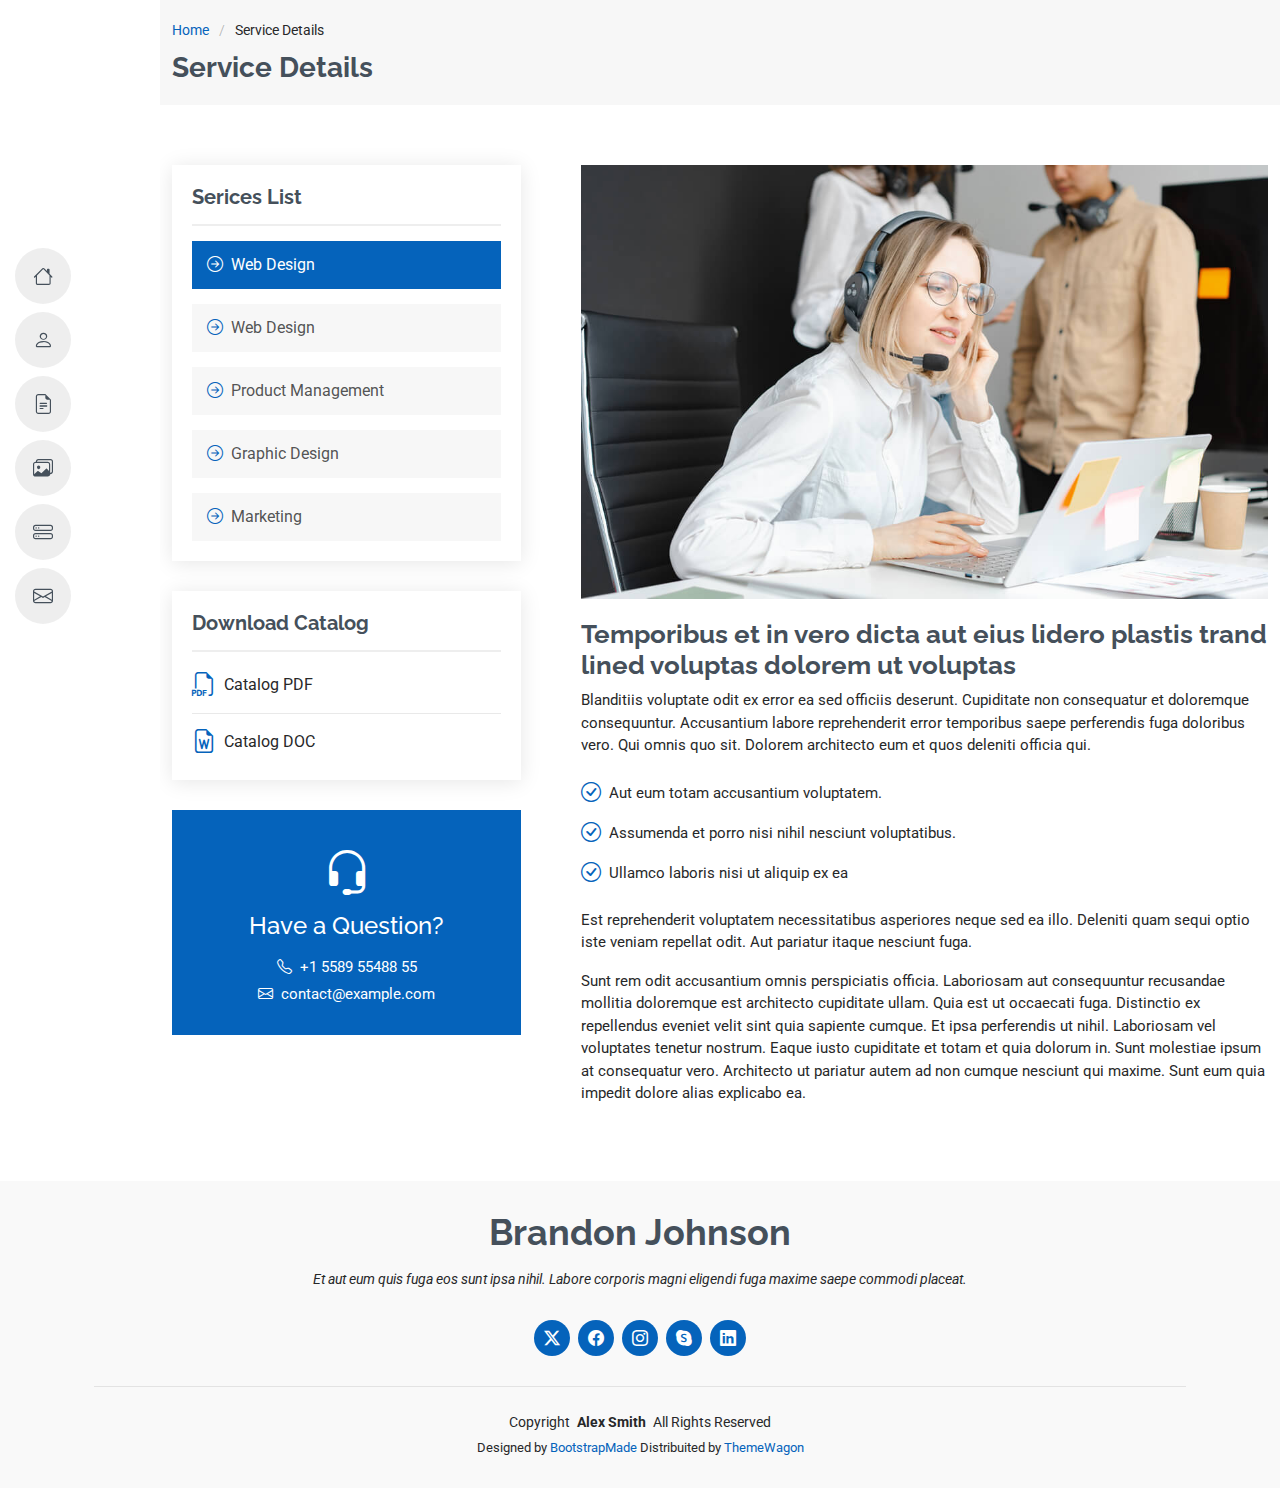
<file: service-details.html>
<!DOCTYPE html>
<html lang="en">

<head>
  <meta charset="utf-8">
  <meta content="width=device-width, initial-scale=1.0" name="viewport">
  <title>Service Details - MyResume Bootstrap Template</title>
  <meta content="" name="description">
  <meta content="" name="keywords">

  <!-- Favicons -->
  <link href="assets/img/favicon.png" rel="icon">
  <link href="assets/img/apple-touch-icon.png" rel="apple-touch-icon">

  <!-- Fonts -->
  <link href="https://fonts.googleapis.com" rel="preconnect">
  <link href="https://fonts.gstatic.com" rel="preconnect" crossorigin>
  <link href="https://fonts.googleapis.com/css2?family=Roboto:ital,wght@0,100;0,300;0,400;0,500;0,700;0,900;1,100;1,300;1,400;1,500;1,700;1,900&family=Poppins:ital,wght@0,100;0,200;0,300;0,400;0,500;0,600;0,700;0,800;0,900;1,100;1,200;1,300;1,400;1,500;1,600;1,700;1,800;1,900&family=Raleway:ital,wght@0,100;0,200;0,300;0,400;0,500;0,600;0,700;0,800;0,900;1,100;1,200;1,300;1,400;1,500;1,600;1,700;1,800;1,900&display=swap" rel="stylesheet">

  <!-- Vendor CSS Files -->
  <link href="assets/vendor/bootstrap/css/bootstrap.min.css" rel="stylesheet">
  <link href="assets/vendor/bootstrap-icons/bootstrap-icons.css" rel="stylesheet">
  <link href="assets/vendor/aos/aos.css" rel="stylesheet">
  <link href="assets/vendor/glightbox/css/glightbox.min.css" rel="stylesheet">
  <link href="assets/vendor/swiper/swiper-bundle.min.css" rel="stylesheet">

  <!-- Main CSS File -->
  <link href="assets/css/main.css" rel="stylesheet">

  <!-- =======================================================
  * Template Name: MyResume
  * Template URL: https://bootstrapmade.com/free-html-bootstrap-template-my-resume/
  * Updated: Jun 29 2024 with Bootstrap v5.3.3
  * Author: BootstrapMade.com
  * License: https://bootstrapmade.com/license/
  ======================================================== -->
</head>

<body class="service-details-page">

  <header id="header" class="header d-flex flex-column justify-content-center">

    <i class="header-toggle d-xl-none bi bi-list"></i>

    <nav id="navmenu" class="navmenu">
      <ul>
        <li><a href="#hero"><i class="bi bi-house navicon"></i><span>Home</span></a></li>
        <li><a href="#about"><i class="bi bi-person navicon"></i><span>About</span></a></li>
        <li><a href="#resume"><i class="bi bi-file-earmark-text navicon"></i><span>Resume</span></a></li>
        <li><a href="#portfolio"><i class="bi bi-images navicon"></i><span>Portfolio</span></a></li>
        <li><a href="#services"><i class="bi bi-hdd-stack navicon"></i><span>Services</span></a></li>
        <li><a href="#contact"><i class="bi bi-envelope navicon"></i><span>Contact</span></a></li>
      </ul>
    </nav>

  </header>

  <main class="main">

    <!-- Page Title -->
    <div class="page-title" data-aos="fade">
      <div class="container">
        <nav class="breadcrumbs">
          <ol>
            <li><a href="index.html">Home</a></li>
            <li class="current">Service Details</li>
          </ol>
        </nav>
        <h1>Service Details</h1>
      </div>
    </div><!-- End Page Title -->

    <!-- Service Details Section -->
    <section id="service-details" class="service-details section">

      <div class="container">

        <div class="row gy-5">

          <div class="col-lg-4" data-aos="fade-up" data-aos-delay="100">

            <div class="service-box">
              <h4>Serices List</h4>
              <div class="services-list">
                <a href="#" class="active"><i class="bi bi-arrow-right-circle"></i><span>Web Design</span></a>
                <a href="#"><i class="bi bi-arrow-right-circle"></i><span>Web Design</span></a>
                <a href="#"><i class="bi bi-arrow-right-circle"></i><span>Product Management</span></a>
                <a href="#"><i class="bi bi-arrow-right-circle"></i><span>Graphic Design</span></a>
                <a href="#"><i class="bi bi-arrow-right-circle"></i><span>Marketing</span></a>
              </div>
            </div><!-- End Services List -->

            <div class="service-box">
              <h4>Download Catalog</h4>
              <div class="download-catalog">
                <a href="#"><i class="bi bi-filetype-pdf"></i><span>Catalog PDF</span></a>
                <a href="#"><i class="bi bi-file-earmark-word"></i><span>Catalog DOC</span></a>
              </div>
            </div><!-- End Services List -->

            <div class="help-box d-flex flex-column justify-content-center align-items-center">
              <i class="bi bi-headset help-icon"></i>
              <h4>Have a Question?</h4>
              <p class="d-flex align-items-center mt-2 mb-0"><i class="bi bi-telephone me-2"></i> <span>+1 5589 55488 55</span></p>
              <p class="d-flex align-items-center mt-1 mb-0"><i class="bi bi-envelope me-2"></i> <a href="mailto:contact@example.com">contact@example.com</a></p>
            </div>

          </div>

          <div class="col-lg-8 ps-lg-5" data-aos="fade-up" data-aos-delay="200">
            <img src="assets/img/services.jpg" alt="" class="img-fluid services-img">
            <h3>Temporibus et in vero dicta aut eius lidero plastis trand lined voluptas dolorem ut voluptas</h3>
            <p>
              Blanditiis voluptate odit ex error ea sed officiis deserunt. Cupiditate non consequatur et doloremque consequuntur. Accusantium labore reprehenderit error temporibus saepe perferendis fuga doloribus vero. Qui omnis quo sit. Dolorem architecto eum et quos deleniti officia qui.
            </p>
            <ul>
              <li><i class="bi bi-check-circle"></i> <span>Aut eum totam accusantium voluptatem.</span></li>
              <li><i class="bi bi-check-circle"></i> <span>Assumenda et porro nisi nihil nesciunt voluptatibus.</span></li>
              <li><i class="bi bi-check-circle"></i> <span>Ullamco laboris nisi ut aliquip ex ea</span></li>
            </ul>
            <p>
              Est reprehenderit voluptatem necessitatibus asperiores neque sed ea illo. Deleniti quam sequi optio iste veniam repellat odit. Aut pariatur itaque nesciunt fuga.
            </p>
            <p>
              Sunt rem odit accusantium omnis perspiciatis officia. Laboriosam aut consequuntur recusandae mollitia doloremque est architecto cupiditate ullam. Quia est ut occaecati fuga. Distinctio ex repellendus eveniet velit sint quia sapiente cumque. Et ipsa perferendis ut nihil. Laboriosam vel voluptates tenetur nostrum. Eaque iusto cupiditate et totam et quia dolorum in. Sunt molestiae ipsum at consequatur vero. Architecto ut pariatur autem ad non cumque nesciunt qui maxime. Sunt eum quia impedit dolore alias explicabo ea.
            </p>
          </div>

        </div>

      </div>

    </section><!-- /Service Details Section -->

  </main>

  <footer id="footer" class="footer position-relative light-background">
    <div class="container">
      <h3 class="sitename">Brandon Johnson</h3>
      <p>Et aut eum quis fuga eos sunt ipsa nihil. Labore corporis magni eligendi fuga maxime saepe commodi placeat.</p>
      <div class="social-links d-flex justify-content-center">
        <a href=""><i class="bi bi-twitter-x"></i></a>
        <a href=""><i class="bi bi-facebook"></i></a>
        <a href=""><i class="bi bi-instagram"></i></a>
        <a href=""><i class="bi bi-skype"></i></a>
        <a href=""><i class="bi bi-linkedin"></i></a>
      </div>
      <div class="container">
        <div class="copyright">
          <span>Copyright</span> <strong class="px-1 sitename">Alex Smith</strong> <span>All Rights Reserved</span>
        </div>
        <div class="credits">
          <!-- All the links in the footer should remain intact. -->
          <!-- You can delete the links only if you've purchased the pro version. -->
          <!-- Licensing information: https://bootstrapmade.com/license/ -->
          <!-- Purchase the pro version with working PHP/AJAX contact form: [buy-url] -->
          Designed by <a href="https://bootstrapmade.com/">BootstrapMade</a> Distribuited by <a href="https://themewagon.com">ThemeWagon</a>
        </div>
      </div>
    </div>
  </footer>

  <!-- Scroll Top -->
  <a href="#" id="scroll-top" class="scroll-top d-flex align-items-center justify-content-center"><i class="bi bi-arrow-up-short"></i></a>

  <!-- Preloader -->
  <div id="preloader"></div>

  <!-- Vendor JS Files -->
  <script src="assets/vendor/bootstrap/js/bootstrap.bundle.min.js"></script>
  <script src="assets/vendor/php-email-form/validate.js"></script>
  <script src="assets/vendor/aos/aos.js"></script>
  <script src="assets/vendor/typed.js/typed.umd.js"></script>
  <script src="assets/vendor/purecounter/purecounter_vanilla.js"></script>
  <script src="assets/vendor/waypoints/noframework.waypoints.js"></script>
  <script src="assets/vendor/glightbox/js/glightbox.min.js"></script>
  <script src="assets/vendor/imagesloaded/imagesloaded.pkgd.min.js"></script>
  <script src="assets/vendor/isotope-layout/isotope.pkgd.min.js"></script>
  <script src="assets/vendor/swiper/swiper-bundle.min.js"></script>

  <!-- Main JS File -->
  <script src="assets/js/main.js"></script>

</body>

</html>
</file>
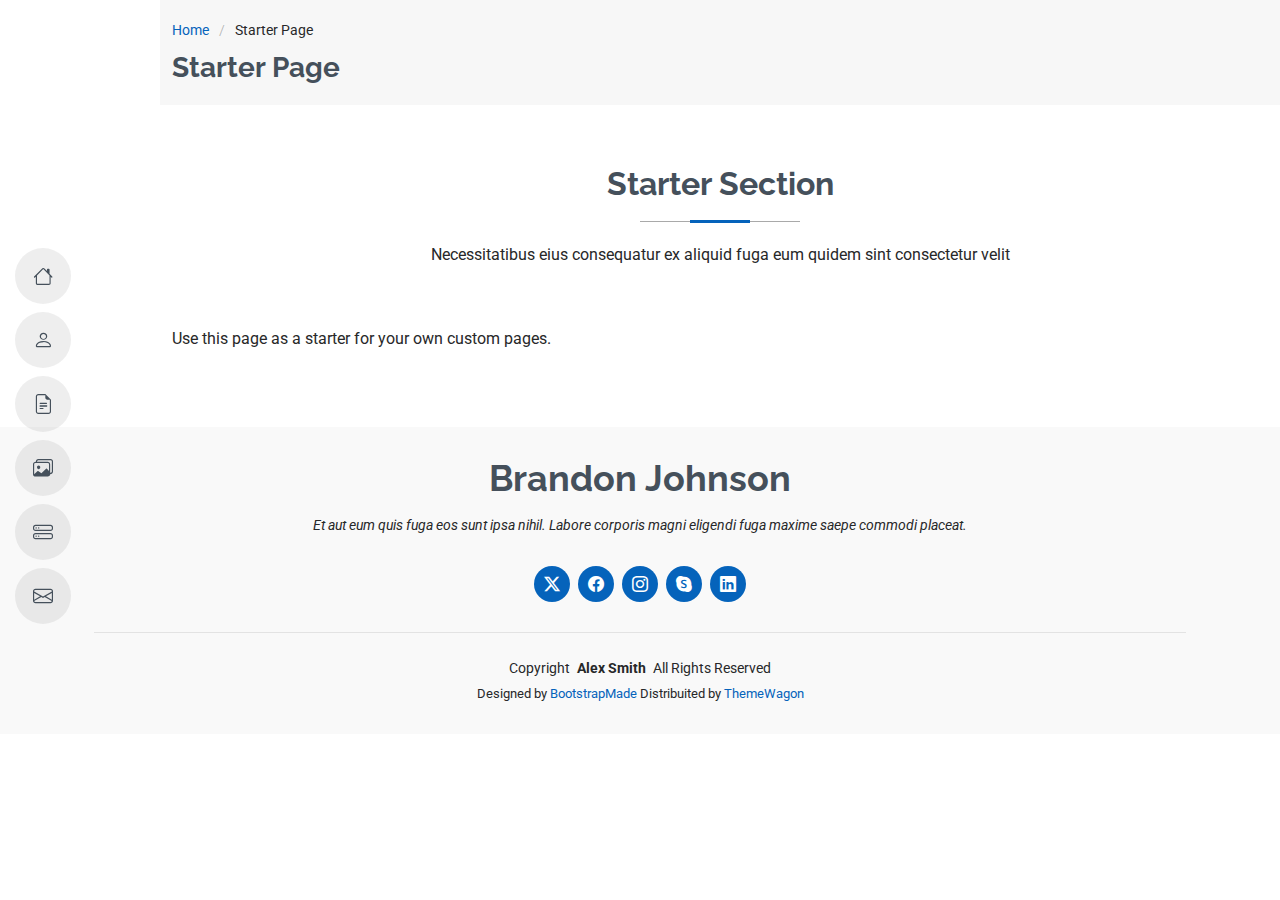
<file: starter-page.html>
<!DOCTYPE html>
<html lang="en">

<head>
  <meta charset="utf-8">
  <meta content="width=device-width, initial-scale=1.0" name="viewport">
  <title>Starter Page - MyResume Bootstrap Template</title>
  <meta content="" name="description">
  <meta content="" name="keywords">

  <!-- Favicons -->
  <link href="assets/img/favicon.png" rel="icon">
  <link href="assets/img/apple-touch-icon.png" rel="apple-touch-icon">

  <!-- Fonts -->
  <link href="https://fonts.googleapis.com" rel="preconnect">
  <link href="https://fonts.gstatic.com" rel="preconnect" crossorigin>
  <link href="https://fonts.googleapis.com/css2?family=Roboto:ital,wght@0,100;0,300;0,400;0,500;0,700;0,900;1,100;1,300;1,400;1,500;1,700;1,900&family=Poppins:ital,wght@0,100;0,200;0,300;0,400;0,500;0,600;0,700;0,800;0,900;1,100;1,200;1,300;1,400;1,500;1,600;1,700;1,800;1,900&family=Raleway:ital,wght@0,100;0,200;0,300;0,400;0,500;0,600;0,700;0,800;0,900;1,100;1,200;1,300;1,400;1,500;1,600;1,700;1,800;1,900&display=swap" rel="stylesheet">

  <!-- Vendor CSS Files -->
  <link href="assets/vendor/bootstrap/css/bootstrap.min.css" rel="stylesheet">
  <link href="assets/vendor/bootstrap-icons/bootstrap-icons.css" rel="stylesheet">
  <link href="assets/vendor/aos/aos.css" rel="stylesheet">
  <link href="assets/vendor/glightbox/css/glightbox.min.css" rel="stylesheet">
  <link href="assets/vendor/swiper/swiper-bundle.min.css" rel="stylesheet">

  <!-- Main CSS File -->
  <link href="assets/css/main.css" rel="stylesheet">

  <!-- =======================================================
  * Template Name: MyResume
  * Template URL: https://bootstrapmade.com/free-html-bootstrap-template-my-resume/
  * Updated: Jun 29 2024 with Bootstrap v5.3.3
  * Author: BootstrapMade.com
  * License: https://bootstrapmade.com/license/
  ======================================================== -->
</head>

<body class="starter-page-page">

  <header id="header" class="header d-flex flex-column justify-content-center">

    <i class="header-toggle d-xl-none bi bi-list"></i>

    <nav id="navmenu" class="navmenu">
      <ul>
        <li><a href="#hero"><i class="bi bi-house navicon"></i><span>Home</span></a></li>
        <li><a href="#about"><i class="bi bi-person navicon"></i><span>About</span></a></li>
        <li><a href="#resume"><i class="bi bi-file-earmark-text navicon"></i><span>Resume</span></a></li>
        <li><a href="#portfolio"><i class="bi bi-images navicon"></i><span>Portfolio</span></a></li>
        <li><a href="#services"><i class="bi bi-hdd-stack navicon"></i><span>Services</span></a></li>
        <li><a href="#contact"><i class="bi bi-envelope navicon"></i><span>Contact</span></a></li>
      </ul>
    </nav>

  </header>

  <main class="main">

    <!-- Page Title -->
    <div class="page-title" data-aos="fade">
      <div class="container">
        <nav class="breadcrumbs">
          <ol>
            <li><a href="index.html">Home</a></li>
            <li class="current">Starter Page</li>
          </ol>
        </nav>
        <h1>Starter Page</h1>
      </div>
    </div><!-- End Page Title -->

    <!-- Starter Section Section -->
    <section id="starter-section" class="starter-section section">

      <!-- Section Title -->
      <div class="container section-title" data-aos="fade-up">
        <h2>Starter Section</h2>
        <p>Necessitatibus eius consequatur ex aliquid fuga eum quidem sint consectetur velit</p>
      </div><!-- End Section Title -->

      <div class="container" data-aos="fade-up">
        <p>Use this page as a starter for your own custom pages.</p>
      </div>

    </section><!-- /Starter Section Section -->

  </main>

  <footer id="footer" class="footer position-relative light-background">
    <div class="container">
      <h3 class="sitename">Brandon Johnson</h3>
      <p>Et aut eum quis fuga eos sunt ipsa nihil. Labore corporis magni eligendi fuga maxime saepe commodi placeat.</p>
      <div class="social-links d-flex justify-content-center">
        <a href=""><i class="bi bi-twitter-x"></i></a>
        <a href=""><i class="bi bi-facebook"></i></a>
        <a href=""><i class="bi bi-instagram"></i></a>
        <a href=""><i class="bi bi-skype"></i></a>
        <a href=""><i class="bi bi-linkedin"></i></a>
      </div>
      <div class="container">
        <div class="copyright">
          <span>Copyright</span> <strong class="px-1 sitename">Alex Smith</strong> <span>All Rights Reserved</span>
        </div>
        <div class="credits">
          <!-- All the links in the footer should remain intact. -->
          <!-- You can delete the links only if you've purchased the pro version. -->
          <!-- Licensing information: https://bootstrapmade.com/license/ -->
          <!-- Purchase the pro version with working PHP/AJAX contact form: [buy-url] -->
          Designed by <a href="https://bootstrapmade.com/">BootstrapMade</a> Distribuited by <a href="https://themewagon.com">ThemeWagon</a>
        </div>
      </div>
    </div>
  </footer>

  <!-- Scroll Top -->
  <a href="#" id="scroll-top" class="scroll-top d-flex align-items-center justify-content-center"><i class="bi bi-arrow-up-short"></i></a>

  <!-- Preloader -->
  <div id="preloader"></div>

  <!-- Vendor JS Files -->
  <script src="assets/vendor/bootstrap/js/bootstrap.bundle.min.js"></script>
  <script src="assets/vendor/php-email-form/validate.js"></script>
  <script src="assets/vendor/aos/aos.js"></script>
  <script src="assets/vendor/typed.js/typed.umd.js"></script>
  <script src="assets/vendor/purecounter/purecounter_vanilla.js"></script>
  <script src="assets/vendor/waypoints/noframework.waypoints.js"></script>
  <script src="assets/vendor/glightbox/js/glightbox.min.js"></script>
  <script src="assets/vendor/imagesloaded/imagesloaded.pkgd.min.js"></script>
  <script src="assets/vendor/isotope-layout/isotope.pkgd.min.js"></script>
  <script src="assets/vendor/swiper/swiper-bundle.min.js"></script>

  <!-- Main JS File -->
  <script src="assets/js/main.js"></script>

</body>

</html>
</file>
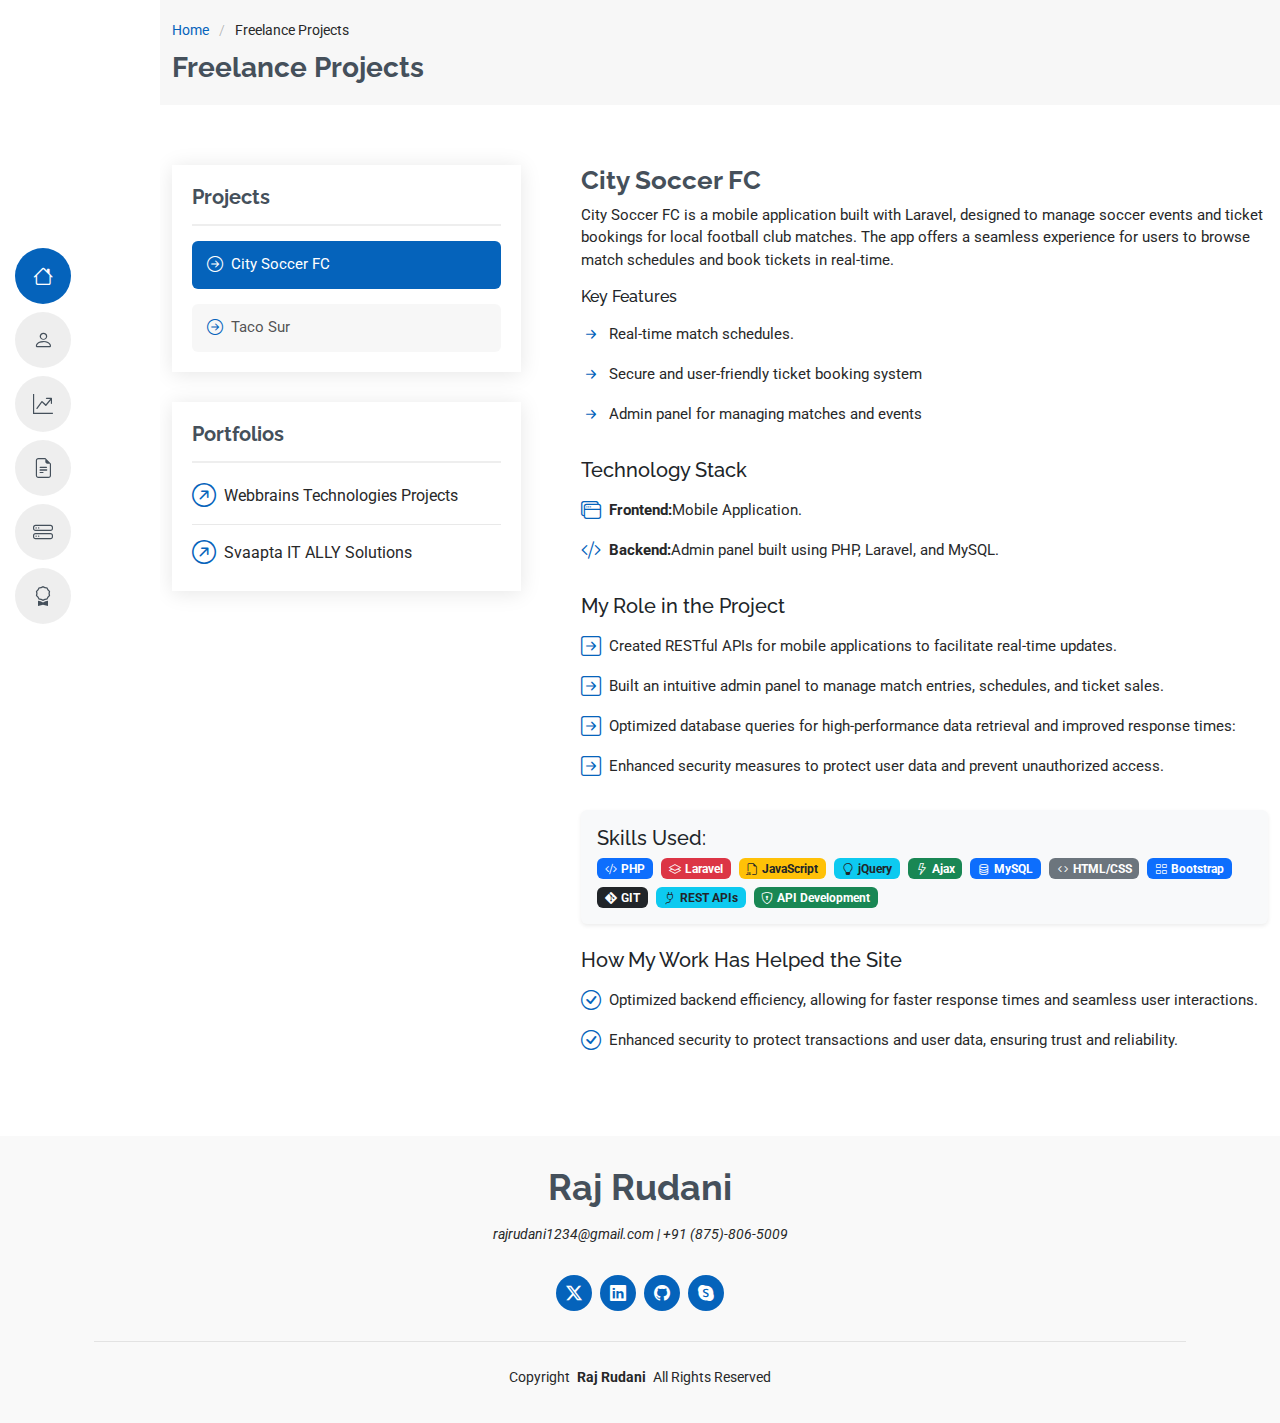
<file: portfolio/freelance.html>
<!DOCTYPE html>
<html lang="en">

<head>
    <meta charset="utf-8">
    <meta content="width=device-width, initial-scale=1.0" name="viewport">
    <title>Portfolio - Raj Rudani</title>
    <meta content="" name="description">
    <meta content="" name="keywords">

    <!-- Favicons -->
    <link href="../assets/img/favicon.png" rel="icon">
    <link href="../assets/img/apple-touch-icon.png" rel="apple-touch-icon">

    <!-- Fonts -->
    <link href="https://fonts.googleapis.com" rel="preconnect">
    <link href="https://fonts.gstatic.com" rel="preconnect" crossorigin>
    <link
        href="https://fonts.googleapis.com/css2?family=Roboto:ital,wght@0,100;0,300;0,400;0,500;0,700;0,900;1,100;1,300;1,400;1,500;1,700;1,900&family=Poppins:ital,wght@0,100;0,200;0,300;0,400;0,500;0,600;0,700;0,800;0,900;1,100;1,200;1,300;1,400;1,500;1,600;1,700;1,800;1,900&family=Raleway:ital,wght@0,100;0,200;0,300;0,400;0,500;0,600;0,700;0,800;0,900;1,100;1,200;1,300;1,400;1,500;1,600;1,700;1,800;1,900&display=swap"
        rel="stylesheet">

    <!-- Vendor CSS Files -->
    <link href="../assets/vendor/bootstrap/css/bootstrap.min.css" rel="stylesheet">
    <link href="../assets/vendor/bootstrap-icons/bootstrap-icons.css" rel="stylesheet">
    <link href="../assets/vendor/aos/aos.css" rel="stylesheet">
    <link href="../assets/vendor/glightbox/css/glightbox.min.css" rel="stylesheet">
    <link href="../assets/vendor/swiper/swiper-bundle.min.css" rel="stylesheet">

    <!-- Main CSS File -->
    <link href="../assets/css/main.css" rel="stylesheet">

    
    <!-- =======================================================
  * Template Name: MyResume
  * Template URL: https://bootstrapmade.com/free-html-bootstrap-template-my-resume/
  * Updated: Jun 29 2024 with Bootstrap v5.3.3
  * Author: BootstrapMade.com
  * License: https://bootstrapmade.com/license/
  ======================================================== -->
</head>

<body class="">
    
        <header id="header" class="header d-flex flex-column justify-content-center">
    <i class="header-toggle d-xl-none bi bi-list"></i>
    <nav id="navmenu" class="navmenu">
        <ul>
            <li><a href="../index.html#hero" class="active"><i class="bi bi-house navicon"></i><span>Home</span></a>
            </li>
            <li><a href="../index.html#about"><i class="bi bi-person navicon"></i><span>About</span></a></li>
            <li><a href="../index.html#skills"><i
                        class="bi bi-graph-up-arrow navicon"></i><span>Skills</span></a></li>
            <li><a href="../index.html#resume"><i
                        class="bi bi-file-earmark-text navicon"></i><span>Resume</span></a></li>
            <li><a href="../index.html#portfolio"><i
                        class="bi bi-hdd-stack navicon"></i><span>Portfolio</span></a></li>
            <li><a href="../index.html#awards"><i
                class="bi bi-award navicon"></i><span>Awards</span></a></li>
            
            </li>
        </ul>
    </nav>
</header>
    <main class="main">
        <div class="page-title" data-aos="fade">
            <div class="container">
                <nav class="breadcrumbs">
                    <ol>
                        <li><a href="../index.html">Home</a></li>
                        <li class="current">Freelance Projects</li>
                    </ol>
                </nav>
                <h1>Freelance Projects</h1>
            </div>
        </div>

        <section id="service-details" class="service-details section">
            <div class="container">
                <div class="row gy-5">
                    <!-- Project List (Tabs) -->
                    <div class="col-lg-4" data-aos="fade-up" data-aos-delay="100">
                        <div class="service-box">
                            <div class="services-list">
                                <h4>Projects</h4>
                                <ul class="nav nav-pills flex-column" id="projectTabs">
                                    <a class="nav-link active" data-bs-toggle="pill" href="#project1">
                                        <i class="bi bi-arrow-right-circle"></i> <span> City Soccer FC
                                        </span>
                                    </a>
                                    <a class="nav-link" data-bs-toggle="pill" href="#project2">
                                        <i class="bi bi-arrow-right-circle"></i> <span>Taco Sur</span>
                                    </a>
                                </ul>
                            </div>
                        </div>

                        <div class="service-box">
                            <h4>Portfolios</h4>
                            <div class="download-catalog">
                                <a href="../portfolio/webbrains.html"><i
                                        class="bi bi-arrow-up-right-circle"></i><span>Webbrains Technologies
                                        Projects</span></a>
                                <a href="../portfolio/svaapta.html"><i
                                        class="bi bi-arrow-up-right-circle"></i><span class="mr-2">Svaapta IT
                                        ALLY Solutions</span></a>
                            </div>
                        </div>
                    </div>

                    <div class="col-lg-8 ps-lg-5" data-aos="fade-up" data-aos-delay="200">
                        <div class="tab-content">
                            <!-- Project 1 -->
                            <div class="tab-pane fade show active" id="project1">
                                <h3>City Soccer FC </h3>
                                <p>
                                    City Soccer FC is a mobile application built with Laravel, designed to manage soccer
                                    events and ticket bookings for local football club matches. The app offers a seamless
                                    experience for users to browse match schedules and book tickets in real-time.
                                </p>

                                <div class="mt-1">
                                    <h6 class="text-dark">Key Features</h6>
                                    <ul class="list-unstyled">
                                        <li>
                                            <i class="bi bi-arrow-right-short"></i>
                                            Real-time match schedules.
                                        </li>
                                        <li>
                                            <i class="bi bi-arrow-right-short"></i>
                                            Secure and user-friendly ticket booking system
                                        </li>
                                        <li>
                                            <i class="bi bi-arrow-right-short"></i>
                                            Admin panel for managing matches and events
                                        </li>
                                    </ul>
                                </div>

                                <div class="mt-4">
                                    <h5 class="text-dark">Technology Stack</h5>
                                    <ul class="list-unstyled">
                                        <li>
                                            <i class="bi bi-window-stack"></i><strong>Frontend: </strong> <span
                                                class="ml-3"> Mobile Application.
                                            </span>
                                        </li>
                                        <li>
                                            <i class="bi bi-code-slash"></i><strong>Backend: </strong> <span class="ml-3">
                                                Admin panel built using PHP, Laravel, and MySQL.
                                            </span>
                                        </li>
                                    </ul>
                                </div>

                                <div class="mt-4">
                                    <h5 class="text-dark">My Role in the Project</h5>

                                    <ul class="list-unstyled">
                                        <li><i class="bi bi-arrow-right-square"></i> Created RESTful APIs for mobile applications
                                            to facilitate real-time updates.
                                        </li>
                                        <li><i class="bi bi-arrow-right-square"></i> Built an intuitive admin panel to manage
                                            match entries, schedules, and ticket sales.
                                        </li>
                                        <li><i class="bi bi-arrow-right-square"></i> Optimized database queries for
                                            high-performance data retrieval and improved response times:</li>
                                        <li><i class="bi bi-arrow-right-square"></i> Enhanced security measures to protect user
                                            data and prevent unauthorized access.
                                        </li>
                                    </ul>
                                </div>

                                <!-- Skills Used -->
                                <div class="mt-4 p-3 bg-light rounded shadow-sm">
                                    <h5 class="text-dark">Skills Used:</h5>
                                    <div class="d-flex flex-wrap gap-2 mt-2">
                                        <span class="badge bg-primary d-flex align-items-center">
                                            <i class="bi bi-code-slash me-1"></i> PHP
                                        </span>
                                        <span class="badge bg-danger d-flex align-items-center">
                                            <i class="bi bi-layers me-1"></i> Laravel
                                        </span>
                                        <span class="badge bg-warning text-dark d-flex align-items-center">
                                            <i class="bi bi-filetype-js me-1"></i> JavaScript
                                        </span>
                                        <span class="badge bg-info text-dark d-flex align-items-center">
                                            <i class="bi bi-lightbulb me-1"></i> jQuery
                                        </span>
                                        <span class="badge bg-success d-flex align-items-center">
                                            <i class="bi bi-lightning me-1"></i> Ajax
                                        </span>
                                        <span class="badge bg-primary d-flex align-items-center">
                                            <i class="bi bi-database me-1"></i> MySQL
                                        </span>
                                        <span class="badge bg-secondary d-flex align-items-center">
                                            <i class="bi bi-code me-1"></i> HTML/CSS
                                        </span>
                                        <span class="badge bg-primary d-flex align-items-center">
                                            <i class="bi bi-grid me-1"></i> Bootstrap
                                        </span>
                                        <span class="badge bg-dark d-flex align-items-center">
                                            <i class="bi bi-git me-1"></i> GIT
                                        </span>
                                        <span class="badge bg-info text-dark d-flex align-items-center">
                                            <i class="bi bi-plug me-1"></i> REST APIs
                                        </span>
                                        <span class="badge bg-success d-flex align-items-center">
                                            <i class="bi bi-shield-lock me-1"></i> API Development
                                        </span>
                                    </div>
                                </div>

                                <div class="mt-4">
                                    <h5 class="text-dark">How My Work Has Helped the Site</h5>
                                    <ul class="list-unstyled">
                                        <li><i class="bi bi-check-circle"></i> Optimized backend efficiency, allowing for
                                            faster response times and seamless user interactions.</li>
                                        <li><i class="bi bi-check-circle"></i> Enhanced security to protect transactions and
                                            user data, ensuring trust and reliability.</li>
                                    </ul>
                                </div>
                            </div>

                            <!-- Project 2 -->
                            <div class="tab-pane fad" id="project2">
                                <h3>Taco SUR</h3>
                                <p>
                                    Taco SUR is a specialized food delivery platform catering to taco lovers, offering a
                                    seamless experience for ordering tacos, burritos, chips & dips, group orders, and
                                    catering services. The platform ensures a smooth and enjoyable ordering process with a
                                    focus on user convenience and efficiency.
                                </p>

                                <div class="mt-1">
                                    <h6 class="text-dark">Key Features</h6>
                                    <ul class="list-unstyled">
                                        <li>
                                            <i class="bi bi-arrow-right-short"></i>
                                            Food Ordering System – Order tacos, burritos, and more with ease.
                                        </li>
                                        <li>
                                            <i class="bi bi-arrow-right-short"></i>
                                            Group Orders – Users can place large group orders effortlessly.
                                        </li>
                                        <li>
                                            <i class="bi bi-arrow-right-short"></i>
                                            Catering Services – Book catering for events and parties.
                                        </li>
                                        <li>
                                            <i class="bi bi-arrow-right-short"></i>
                                            Dynamic Homepage – Personalized offers and promotions.
                                        </li>
                                    </ul>
                                </div>

                                <div class="mt-4">
                                    <h5 class="text-dark">Technology Stack</h5>
                                    <ul class="list-unstyled">
                                        <li>
                                            <i class="bi bi-code-slash"></i><strong>Backend: </strong> <span
                                                class="ml-3"> Powered by PHP-Laravel & MySQL</span>
                                        </li>
                                    </ul>
                                </div>

                                <div class="mt-4">
                                    <h5 class="text-dark">My Role in the Project</h5>
                                    <ul class="list-unstyled">
                                        <li><i class="bi bi-arrow-right-square"></i> Designed and implemented a seamless
                                            order management system to handle individual and bulk orders efficiently.</li>
                                        <li><i class="bi bi-arrow-right-square"></i> Developed a dynamic homepage to enhance user
                                            engagement with personalized recommendations.</li>
                                        <li><i class="bi bi-arrow-right-square"></i> Built a robust cart system for a smooth and
                                            hassle-free checkout process.</li>
                                        <li><i class="bi bi-arrow-right-square"></i> Optimized database performance to improve
                                            speed and reliability.</li>
                                        <li><i class="bi bi-arrow-right-square"></i> Ensured backend scalability and efficiency,
                                            allowing the platform to handle high order volumes without performance issues
                                        </li>
                                    </ul>
                                </div>

                                <!-- Skills Used -->
                                <div class="mt-4 p-3 bg-light rounded shadow-sm">
                                    <h5 class="text-dark">Skills Used:</h5>
                                    <div class="d-flex flex-wrap gap-2 mt-2">
                                        <span class="badge bg-primary d-flex align-items-center">
                                            <i class="bi bi-code-slash me-1"></i> PHP
                                        </span>
                                        <span class="badge bg-danger d-flex align-items-center">
                                            <i class="bi bi-layers me-1"></i> Laravel
                                        </span>
                                        <span class="badge bg-warning text-dark d-flex align-items-center">
                                            <i class="bi bi-filetype-js me-1"></i> JavaScript
                                        </span>
                                        <span class="badge bg-info text-dark d-flex align-items-center">
                                            <i class="bi bi-lightbulb me-1"></i> jQuery
                                        </span>
                                        <span class="badge bg-success d-flex align-items-center">
                                            <i class="bi bi-lightning me-1"></i> Ajax
                                        </span>
                                        <span class="badge bg-primary d-flex align-items-center">
                                            <i class="bi bi-database me-1"></i> MySQL
                                        </span>
                                        <span class="badge bg-secondary d-flex align-items-center">
                                            <i class="bi bi-code me-1"></i> HTML/CSS
                                        </span>
                                        <span class="badge bg-primary d-flex align-items-center">
                                            <i class="bi bi-grid me-1"></i> Bootstrap
                                        </span>
                                        <span class="badge bg-dark d-flex align-items-center">
                                            <i class="bi bi-git me-1"></i> GIT
                                        </span>
                                    </div>
                                </div>

                                <div class="mt-4">
                                    <h5 class="text-dark">How My Work Has Helped the Site</h5>
                                    <ul class="list-unstyled">
                                        <li><i class="bi bi-check-circle"></i> Improved order processing speed, ensuring a
                                            smooth experience for customers.</li>
                                        <li><i class="bi bi-check-circle"></i> Enhanced platform scalability, enabling the
                                            system to handle large group orders and catering requests efficiently.</li>
                                        <li><i class="bi bi-check-circle"></i> Boosted user engagement with a dynamic
                                            homepage featuring promotions and personalized food suggestions.</li>
                                    </ul>
                                </div>
                            </div>
                        </div>
                    </div>
                </div>
            </div>
        </section>
    </main>

    <footer id="footer" class="footer position-relative light-background">
    <div class="container">
        <h3 class="sitename">Raj Rudani</h3>
        <p> rajrudani1234@gmail.com | +91 (875)-806-5009</p>
        <div class="social-links d-flex justify-content-center">
                                        <a href="https://x.com/rkrudani24?s=21&amp;t=NvDu73Xj4tbI56NL4JwSyA" target="_blank"><i class="bi bi-twitter-x"></i></a>
                                                    <a href="https://www.linkedin.com/in/rajrudani" target="_blank"><i class="bi bi-linkedin"></i></a>
                                        <a href="https://github.com/rajrudani" target="_blank"><i class="bi bi-github"></i></a>
                                        <a href="https://join.skype.com/invite/xbadvzdH5Lff" target="_blank"><i class="bi bi-skype"></i></a>
                    </div>
        <div class="container">
            <div class="copyright">
                <span>Copyright</span> <strong class="px-1 sitename">Raj Rudani</strong> <span>All Rights
                    Reserved</span>
            </div>
            <div class="credits">
                <!-- All the links in the footer should remain intact. -->
                <!-- You can delete the links only if you've purchased the pro version. -->
                <!-- Licensing information: https://bootstrapmade.com/license/ -->
                <!-- Purchase the pro version with working PHP/AJAX contact form: [buy-url] -->
                
            </div>
        </div>
    </div>
</footer>

    <!-- Scroll Top -->
    <a href="#" id="scroll-top" class="scroll-top d-flex align-items-center justify-content-center"><i
            class="bi bi-arrow-up-short"></i></a>

    <!-- Preloader -->
    <div id="preloader"></div>

    <!-- Vendor JS Files -->
    <script src="../assets/vendor/bootstrap/js/bootstrap.bundle.min.js"></script>
    <script src="../assets/vendor/php-email-form/validate.js"></script>
    <script src="../assets/vendor/aos/aos.js"></script>
    <script src="../assets/vendor/typed.js/typed.umd.js"></script>
    <script src="../assets/vendor/purecounter/purecounter_vanilla.js"></script>
    <script src="../assets/vendor/waypoints/noframework.waypoints.js"></script>
    <script src="../assets/vendor/glightbox/js/glightbox.min.js"></script>
    <script src="../assets/vendor/imagesloaded/imagesloaded.pkgd.min.js"></script>
    <script src="../assets/vendor/isotope-layout/isotope.pkgd.min.js"></script>
    <script src="../assets/vendor/swiper/swiper-bundle.min.js"></script>

    <!-- Main JS File -->
    <script src="../assets/js/main.js"></script>
</body>
</file>
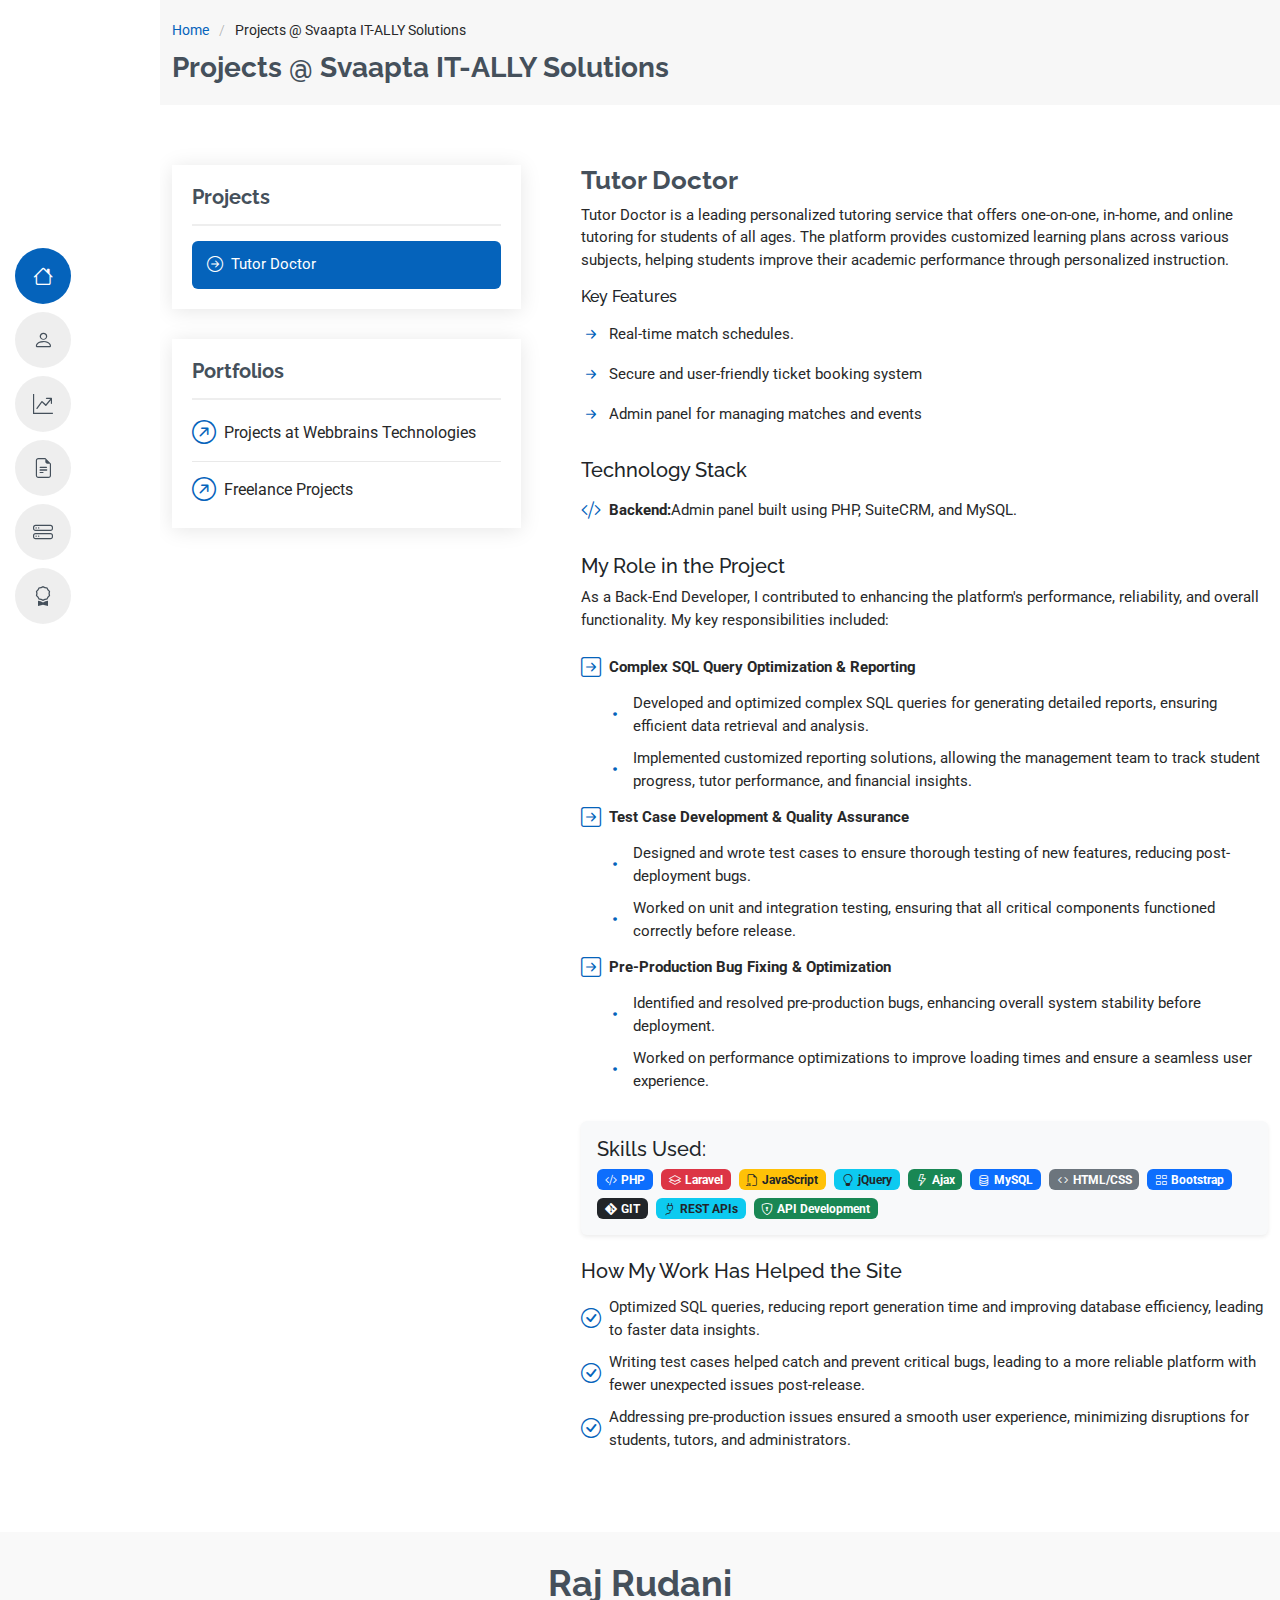
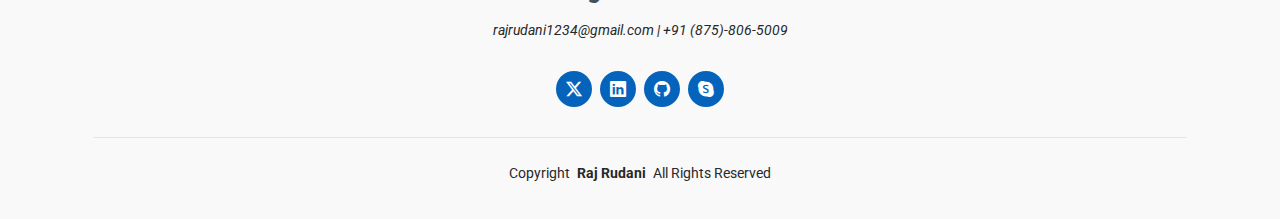
<file: portfolio/svaapta.html>
<!DOCTYPE html>
<html lang="en">

<head>
    <meta charset="utf-8">
    <meta content="width=device-width, initial-scale=1.0" name="viewport">
    <title>Portfolio - Raj Rudani</title>
    <meta content="" name="description">
    <meta content="" name="keywords">

    <!-- Favicons -->
    <link href="../assets/img/favicon.png" rel="icon">
    <link href="../assets/img/apple-touch-icon.png" rel="apple-touch-icon">

    <!-- Fonts -->
    <link href="https://fonts.googleapis.com" rel="preconnect">
    <link href="https://fonts.gstatic.com" rel="preconnect" crossorigin>
    <link
        href="https://fonts.googleapis.com/css2?family=Roboto:ital,wght@0,100;0,300;0,400;0,500;0,700;0,900;1,100;1,300;1,400;1,500;1,700;1,900&family=Poppins:ital,wght@0,100;0,200;0,300;0,400;0,500;0,600;0,700;0,800;0,900;1,100;1,200;1,300;1,400;1,500;1,600;1,700;1,800;1,900&family=Raleway:ital,wght@0,100;0,200;0,300;0,400;0,500;0,600;0,700;0,800;0,900;1,100;1,200;1,300;1,400;1,500;1,600;1,700;1,800;1,900&display=swap"
        rel="stylesheet">

    <!-- Vendor CSS Files -->
    <link href="../assets/vendor/bootstrap/css/bootstrap.min.css" rel="stylesheet">
    <link href="../assets/vendor/bootstrap-icons/bootstrap-icons.css" rel="stylesheet">
    <link href="../assets/vendor/aos/aos.css" rel="stylesheet">
    <link href="../assets/vendor/glightbox/css/glightbox.min.css" rel="stylesheet">
    <link href="../assets/vendor/swiper/swiper-bundle.min.css" rel="stylesheet">

    <!-- Main CSS File -->
    <link href="../assets/css/main.css" rel="stylesheet">

    
    <!-- =======================================================
  * Template Name: MyResume
  * Template URL: https://bootstrapmade.com/free-html-bootstrap-template-my-resume/
  * Updated: Jun 29 2024 with Bootstrap v5.3.3
  * Author: BootstrapMade.com
  * License: https://bootstrapmade.com/license/
  ======================================================== -->
</head>

<body class="">
    
        <header id="header" class="header d-flex flex-column justify-content-center">
    <i class="header-toggle d-xl-none bi bi-list"></i>
    <nav id="navmenu" class="navmenu">
        <ul>
            <li><a href="../index.html#hero" class="active"><i class="bi bi-house navicon"></i><span>Home</span></a>
            </li>
            <li><a href="../index.html#about"><i class="bi bi-person navicon"></i><span>About</span></a></li>
            <li><a href="../index.html#skills"><i
                        class="bi bi-graph-up-arrow navicon"></i><span>Skills</span></a></li>
            <li><a href="../index.html#resume"><i
                        class="bi bi-file-earmark-text navicon"></i><span>Resume</span></a></li>
            <li><a href="../index.html#portfolio"><i
                        class="bi bi-hdd-stack navicon"></i><span>Portfolio</span></a></li>
            <li><a href="../index.html#awards"><i
                class="bi bi-award navicon"></i><span>Awards</span></a></li>
            
            </li>
        </ul>
    </nav>
</header>
    <main class="main">
        <div class="page-title" data-aos="fade">
            <div class="container">
                <nav class="breadcrumbs">
                    <ol>
                        <li><a href="../index.html">Home</a></li>
                        <li class="current">Projects @ Svaapta IT-ALLY Solutions</li>
                    </ol>
                </nav>
                <h1>Projects @ Svaapta IT-ALLY Solutions</h1>
            </div>
        </div>

        <section id="service-details" class="service-details section">
            <div class="container">
                <div class="row gy-5">
                    <!-- Project List (Tabs) -->
                    <div class="col-lg-4" data-aos="fade-up" data-aos-delay="100">
                        <div class="service-box">
                            <div class="services-list">
                                <h4>Projects</h4>
                                <ul class="nav nav-pills flex-column" id="projectTabs">
                                    <a class="nav-link active" data-bs-toggle="pill" href="#project1">
                                        <i class="bi bi-arrow-right-circle"></i> <span> Tutor Doctor
                                        </span>
                                    </a>
                                </ul>
                            </div>
                        </div>

                        <div class="service-box">
                            <h4>Portfolios</h4>
                            <div class="download-catalog">
                                <a href="../portfolio/webbrains.html"><i
                                        class="bi bi-arrow-up-right-circle"></i><span>Projects at Webbrains Technologies
                                    </span></a>
                                <a href="../portfolio/freelance.html"><i
                                        class="bi bi-arrow-up-right-circle"></i><span class="mr-2">Freelance
                                        Projects</span></a>
                            </div>
                        </div>
                    </div>

                    <div class="col-lg-8 ps-lg-5" data-aos="fade-up" data-aos-delay="200">
                        <div class="tab-content">
                            <!-- Project 1 -->
                            <div class="tab-pane fade show active" id="project1">
                                <h3>Tutor Doctor </h3>
                                <p>
                                    Tutor Doctor is a leading personalized tutoring service that offers one-on-one, in-home,
                                    and online tutoring for students of all ages. The platform provides customized learning
                                    plans across various subjects, helping students improve their academic performance
                                    through personalized instruction.
                                </p>

                                <div class="mt-1">
                                    <h6 class="text-dark">Key Features</h6>
                                    <ul class="list-unstyled">
                                        <li>
                                            <i class="bi bi-arrow-right-short"></i>
                                            Real-time match schedules.
                                        </li>
                                        <li>
                                            <i class="bi bi-arrow-right-short"></i>
                                            Secure and user-friendly ticket booking system
                                        </li>
                                        <li>
                                            <i class="bi bi-arrow-right-short"></i>
                                            Admin panel for managing matches and events
                                        </li>
                                    </ul>
                                </div>

                                <div class="mt-4">
                                    <h5 class="text-dark">Technology Stack</h5>
                                    <ul class="list-unstyled">
                                        <li>
                                            <i class="bi bi-code-slash"></i><strong>Backend: </strong> <span class="ml-3">
                                                Admin panel built using PHP, SuiteCRM, and MySQL.
                                            </span>
                                        </li>
                                    </ul>
                                </div>

                                <div class="mt-4">
                                    <h5 class="text-dark">My Role in the Project</h5>
                                    <p>
                                        As a Back-End Developer, I contributed to enhancing the platform's performance,
                                        reliability, and overall functionality. My key responsibilities included:
                                    </p>
                                    <ul class="list-unstyled">
                                        <li><i class="bi bi-arrow-right-square"></i> <b>Complex SQL Query Optimization &
                                                Reporting</b>
                                        </li>
                                        <ul class="ps-4">
                                            <li><i class="bi bi-dot"></i> Developed and optimized complex SQL queries for
                                                generating detailed reports, ensuring efficient data retrieval and analysis.
                                            </li>
                                            <li><i class="bi bi-dot"></i> Implemented customized reporting solutions,
                                                allowing the management team to track student progress, tutor performance,
                                                and financial insights.</li>
                                        </ul>
                                        <li><i class="bi bi-arrow-right-square"></i> <b>Test Case Development & Quality
                                                Assurance</b>
                                        </li>
                                        <ul class="ps-4">
                                            <li><i class="bi bi-dot"></i> Designed and wrote test cases to ensure thorough
                                                testing of new features, reducing post-deployment bugs.
                                            </li>
                                            <li><i class="bi bi-dot"></i> Worked on unit and integration testing, ensuring
                                                that all critical components functioned correctly before release.</li>
                                        </ul>
                                        <li><i class="bi bi-arrow-right-square"></i> <b>Pre-Production Bug Fixing &
                                                Optimization</b>
                                        </li>
                                        <ul class="ps-4">
                                            <li><i class="bi bi-dot"></i> Identified and resolved pre-production bugs,
                                                enhancing overall system stability before deployment.
                                            </li>
                                            <li><i class="bi bi-dot"></i> Worked on performance optimizations to improve
                                                loading times and ensure a seamless user experience.</li>
                                        </ul>
                                    </ul>
                                </div>

                                <!-- Skills Used -->
                                <div class="mt-4 p-3 bg-light rounded shadow-sm">
                                    <h5 class="text-dark">Skills Used:</h5>
                                    <div class="d-flex flex-wrap gap-2 mt-2">
                                        <span class="badge bg-primary d-flex align-items-center">
                                            <i class="bi bi-code-slash me-1"></i> PHP
                                        </span>
                                        <span class="badge bg-danger d-flex align-items-center">
                                            <i class="bi bi-layers me-1"></i> Laravel
                                        </span>
                                        <span class="badge bg-warning text-dark d-flex align-items-center">
                                            <i class="bi bi-filetype-js me-1"></i> JavaScript
                                        </span>
                                        <span class="badge bg-info text-dark d-flex align-items-center">
                                            <i class="bi bi-lightbulb me-1"></i> jQuery
                                        </span>
                                        <span class="badge bg-success d-flex align-items-center">
                                            <i class="bi bi-lightning me-1"></i> Ajax
                                        </span>
                                        <span class="badge bg-primary d-flex align-items-center">
                                            <i class="bi bi-database me-1"></i> MySQL
                                        </span>
                                        <span class="badge bg-secondary d-flex align-items-center">
                                            <i class="bi bi-code me-1"></i> HTML/CSS
                                        </span>
                                        <span class="badge bg-primary d-flex align-items-center">
                                            <i class="bi bi-grid me-1"></i> Bootstrap
                                        </span>
                                        <span class="badge bg-dark d-flex align-items-center">
                                            <i class="bi bi-git me-1"></i> GIT
                                        </span>
                                        <span class="badge bg-info text-dark d-flex align-items-center">
                                            <i class="bi bi-plug me-1"></i> REST APIs
                                        </span>
                                        <span class="badge bg-success d-flex align-items-center">
                                            <i class="bi bi-shield-lock me-1"></i> API Development
                                        </span>
                                    </div>
                                </div>

                                <div class="mt-4">
                                    <h5 class="text-dark">How My Work Has Helped the Site</h5>
                                    <ul class="list-unstyled">
                                        <li><i class="bi bi-check-circle"></i> Optimized SQL queries, reducing report
                                            generation time and improving database efficiency, leading to faster data
                                            insights.</li>
                                        <li><i class="bi bi-check-circle"></i> Writing test cases helped catch and prevent
                                            critical bugs, leading to a more reliable platform with fewer unexpected issues
                                            post-release.</li>
                                        <li><i class="bi bi-check-circle"></i> Addressing pre-production issues ensured a
                                            smooth user experience, minimizing disruptions for students, tutors, and
                                            administrators.</li>
                                    </ul>
                                </div>
                            </div>
                        </div>
                    </div>
                </div>
            </div>
        </section>
    </main>

    <footer id="footer" class="footer position-relative light-background">
    <div class="container">
        <h3 class="sitename">Raj Rudani</h3>
        <p> rajrudani1234@gmail.com | +91 (875)-806-5009</p>
        <div class="social-links d-flex justify-content-center">
                                        <a href="https://x.com/rkrudani24?s=21&amp;t=NvDu73Xj4tbI56NL4JwSyA" target="_blank"><i class="bi bi-twitter-x"></i></a>
                                                    <a href="https://www.linkedin.com/in/rajrudani" target="_blank"><i class="bi bi-linkedin"></i></a>
                                        <a href="https://github.com/rajrudani" target="_blank"><i class="bi bi-github"></i></a>
                                        <a href="https://join.skype.com/invite/xbadvzdH5Lff" target="_blank"><i class="bi bi-skype"></i></a>
                    </div>
        <div class="container">
            <div class="copyright">
                <span>Copyright</span> <strong class="px-1 sitename">Raj Rudani</strong> <span>All Rights
                    Reserved</span>
            </div>
            <div class="credits">
                <!-- All the links in the footer should remain intact. -->
                <!-- You can delete the links only if you've purchased the pro version. -->
                <!-- Licensing information: https://bootstrapmade.com/license/ -->
                <!-- Purchase the pro version with working PHP/AJAX contact form: [buy-url] -->
                
            </div>
        </div>
    </div>
</footer>

    <!-- Scroll Top -->
    <a href="#" id="scroll-top" class="scroll-top d-flex align-items-center justify-content-center"><i
            class="bi bi-arrow-up-short"></i></a>

    <!-- Preloader -->
    <div id="preloader"></div>

    <!-- Vendor JS Files -->
    <script src="../assets/vendor/bootstrap/js/bootstrap.bundle.min.js"></script>
    <script src="../assets/vendor/php-email-form/validate.js"></script>
    <script src="../assets/vendor/aos/aos.js"></script>
    <script src="../assets/vendor/typed.js/typed.umd.js"></script>
    <script src="../assets/vendor/purecounter/purecounter_vanilla.js"></script>
    <script src="../assets/vendor/waypoints/noframework.waypoints.js"></script>
    <script src="../assets/vendor/glightbox/js/glightbox.min.js"></script>
    <script src="../assets/vendor/imagesloaded/imagesloaded.pkgd.min.js"></script>
    <script src="../assets/vendor/isotope-layout/isotope.pkgd.min.js"></script>
    <script src="../assets/vendor/swiper/swiper-bundle.min.js"></script>

    <!-- Main JS File -->
    <script src="../assets/js/main.js"></script>
</body>
</file>
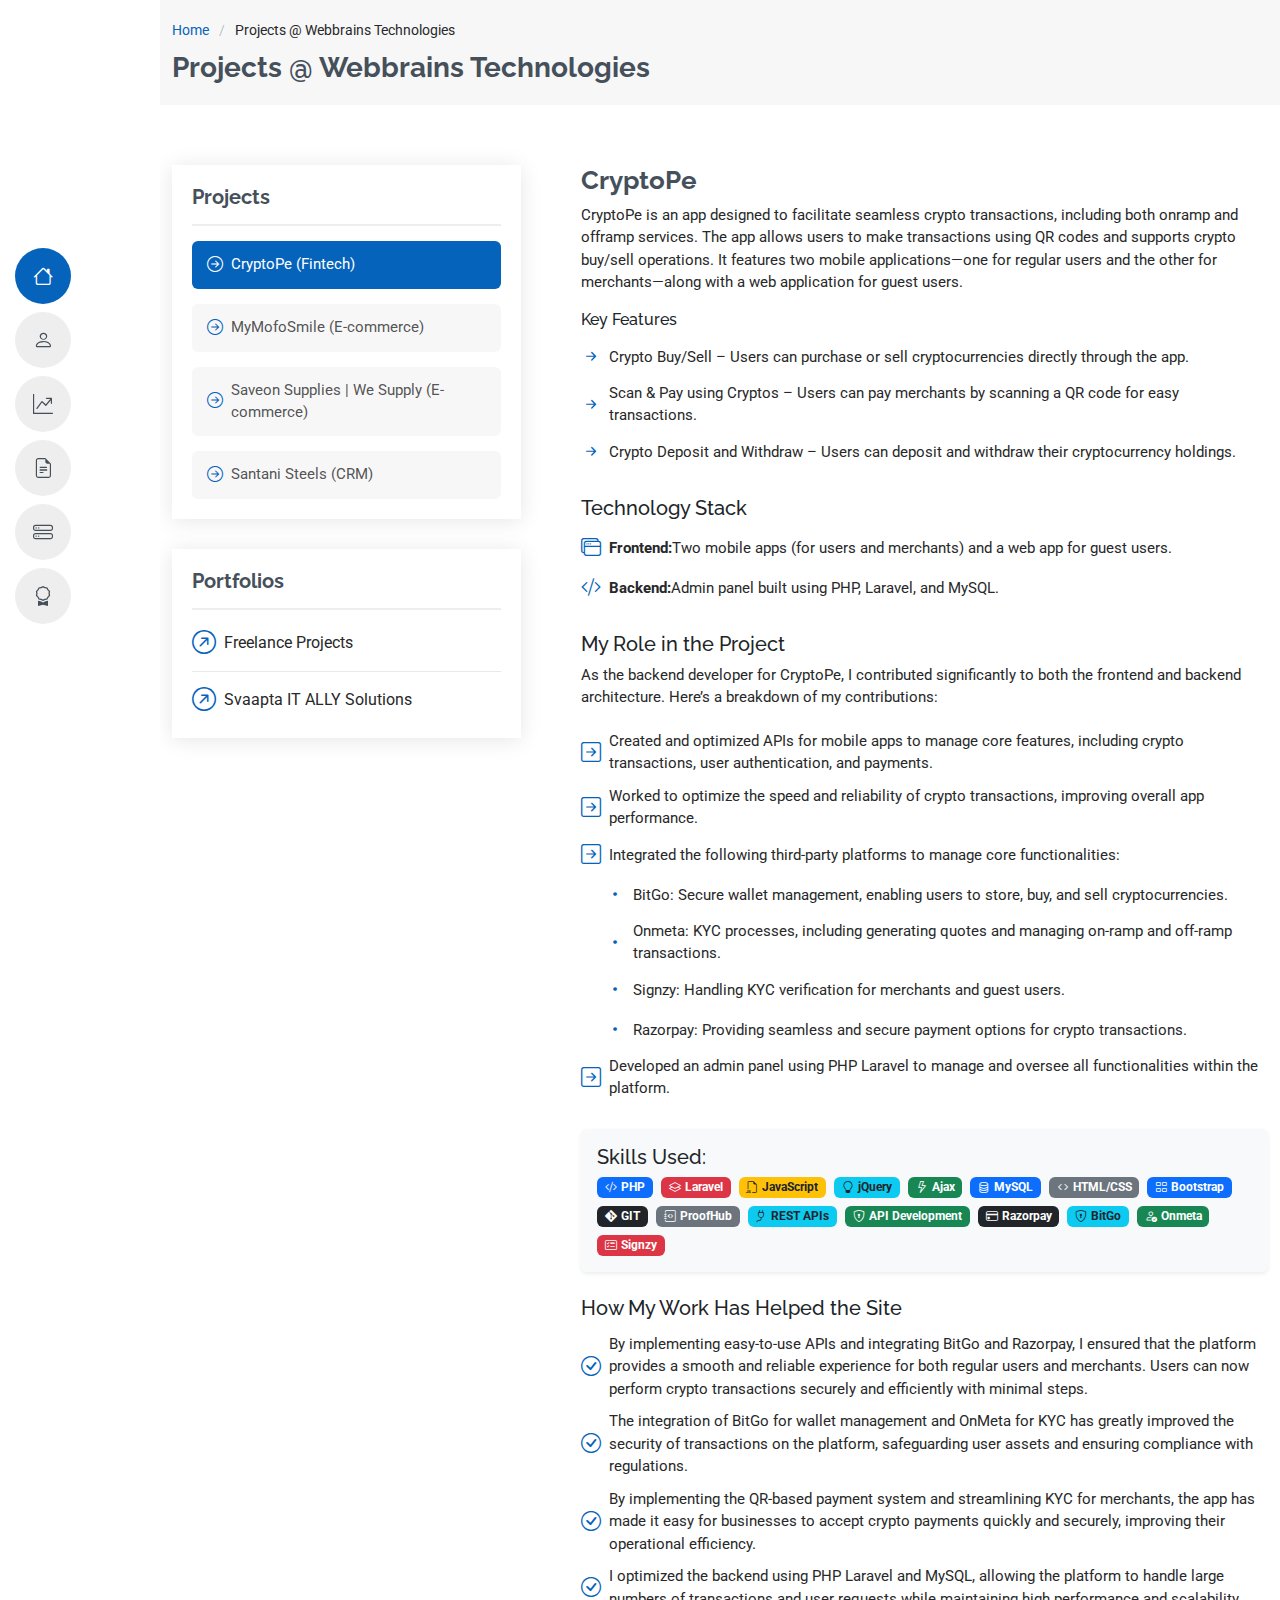
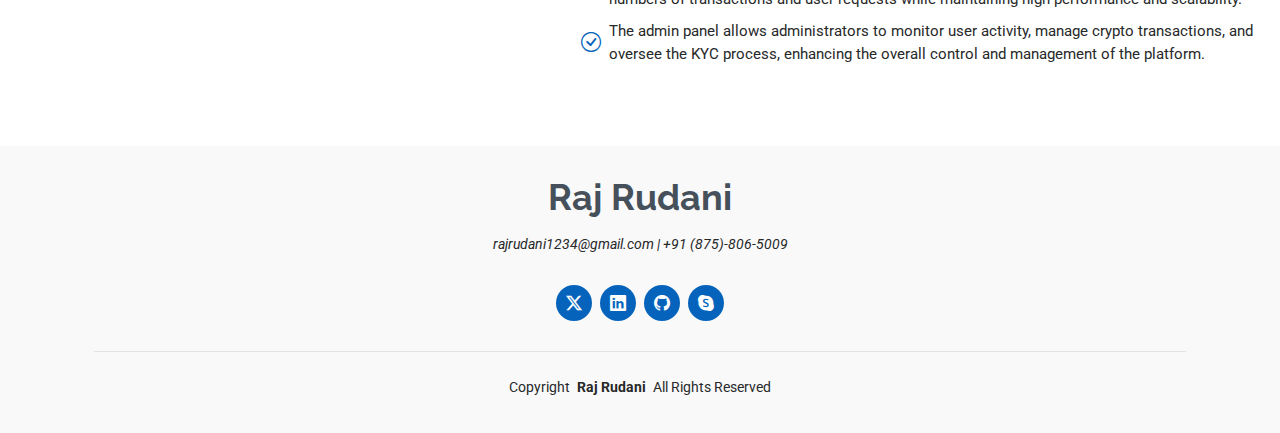
<file: portfolio/webbrains.html>
<!DOCTYPE html>
<html lang="en">

<head>
    <meta charset="utf-8">
    <meta content="width=device-width, initial-scale=1.0" name="viewport">
    <title>Portfolio - Raj Rudani</title>
    <meta content="" name="description">
    <meta content="" name="keywords">

    <!-- Favicons -->
    <link href="../assets/img/favicon.png" rel="icon">
    <link href="../assets/img/apple-touch-icon.png" rel="apple-touch-icon">

    <!-- Fonts -->
    <link href="https://fonts.googleapis.com" rel="preconnect">
    <link href="https://fonts.gstatic.com" rel="preconnect" crossorigin>
    <link
        href="https://fonts.googleapis.com/css2?family=Roboto:ital,wght@0,100;0,300;0,400;0,500;0,700;0,900;1,100;1,300;1,400;1,500;1,700;1,900&family=Poppins:ital,wght@0,100;0,200;0,300;0,400;0,500;0,600;0,700;0,800;0,900;1,100;1,200;1,300;1,400;1,500;1,600;1,700;1,800;1,900&family=Raleway:ital,wght@0,100;0,200;0,300;0,400;0,500;0,600;0,700;0,800;0,900;1,100;1,200;1,300;1,400;1,500;1,600;1,700;1,800;1,900&display=swap"
        rel="stylesheet">

    <!-- Vendor CSS Files -->
    <link href="../assets/vendor/bootstrap/css/bootstrap.min.css" rel="stylesheet">
    <link href="../assets/vendor/bootstrap-icons/bootstrap-icons.css" rel="stylesheet">
    <link href="../assets/vendor/aos/aos.css" rel="stylesheet">
    <link href="../assets/vendor/glightbox/css/glightbox.min.css" rel="stylesheet">
    <link href="../assets/vendor/swiper/swiper-bundle.min.css" rel="stylesheet">

    <!-- Main CSS File -->
    <link href="../assets/css/main.css" rel="stylesheet">

    <link href="../assets/css/custom.css" rel="stylesheet">

    <!-- =======================================================
  * Template Name: MyResume
  * Template URL: https://bootstrapmade.com/free-html-bootstrap-template-my-resume/
  * Updated: Jun 29 2024 with Bootstrap v5.3.3
  * Author: BootstrapMade.com
  * License: https://bootstrapmade.com/license/
  ======================================================== -->
</head>

<body class="">

    <header id="header" class="header d-flex flex-column justify-content-center">
        <i class="header-toggle d-xl-none bi bi-list"></i>
        <nav id="navmenu" class="navmenu">
            <ul>
                <li><a href="../index.html#hero" class="active"><i class="bi bi-house navicon"></i><span>Home</span></a>
                </li>
                <li><a href="../index.html#about"><i class="bi bi-person navicon"></i><span>About</span></a></li>
                <li><a href="../index.html#skills"><i class="bi bi-graph-up-arrow navicon"></i><span>Skills</span></a>
                </li>
                <li><a href="../index.html#resume"><i
                            class="bi bi-file-earmark-text navicon"></i><span>Resume</span></a></li>
                <li><a href="../index.html#portfolio"><i class="bi bi-hdd-stack navicon"></i><span>Portfolio</span></a>
                </li>
                <li><a href="../index.html#awards"><i class="bi bi-award navicon"></i><span>Awards</span></a></li>

                </li>
            </ul>
        </nav>
    </header>
    <main class="main">
        <div class="page-title" data-aos="fade">
            <div class="container">
                <nav class="breadcrumbs">
                    <ol>
                        <li><a href="../index.html">Home</a></li>
                        <li class="current">Projects @ Webbrains Technologies</li>
                    </ol>
                </nav>
                <h1>Projects @ Webbrains Technologies</h1>
            </div>
        </div>

        <section id="service-details" class="service-details section">
            <div class="container">
                <div class="row gy-5">
                    <!-- Project List (Tabs) -->
                    <div class="col-lg-4" data-aos="fade-up" data-aos-delay="100">
                        <div class="service-box">
                            <div class="services-list">
                                <h4>Projects</h4>
                                <ul class="nav nav-pills flex-column" id="projectTabs">
                                    <a class="nav-link active" data-bs-toggle="pill" href="#project1">
                                        <i class="bi bi-arrow-right-circle"></i> <span> CryptoPe (Fintech)</span>
                                    </a>
                                    <a class="nav-link" data-bs-toggle="pill" href="#project2">
                                        <i class="bi bi-arrow-right-circle"></i> <span>MyMofoSmile (E-commerce)</span>
                                    </a>
                                    <a class="nav-link" data-bs-toggle="pill" href="#project3">
                                        <i class="bi bi-arrow-right-circle"></i> <span>Saveon Supplies | We Supply
                                            (E-commerce)</span>
                                    </a>
                                    <a class="nav-link" data-bs-toggle="pill" href="#project4">
                                        <i class="bi bi-arrow-right-circle"></i> <span>Santani Steels (CRM)</span>
                                    </a>
                                </ul>
                            </div>
                        </div>

                        <div class="service-box">
                            <h4>Portfolios</h4>
                            <div class="download-catalog">
                                <a href="../portfolio/freelance.html"><i
                                        class="bi bi-arrow-up-right-circle"></i><span>Freelance
                                        Projects</span></a>
                                <a href="../portfolio/svaapta.html"><i class="bi bi-arrow-up-right-circle"></i><span
                                        class="mr-2">Svaapta IT
                                        ALLY Solutions</span></a>
                            </div>
                        </div>
                    </div>

                    <div class="col-lg-8 ps-lg-5" data-aos="fade-up" data-aos-delay="200">
                        <div class="tab-content">
                            <!-- Project 1 -->
                            <div class="tab-pane fade show active" id="project1">
                                <h3>CryptoPe</h3>
                                <p>
                                    CryptoPe is an app designed to facilitate seamless crypto transactions, including
                                    both
                                    onramp and offramp services. The app allows users to make transactions using QR
                                    codes
                                    and supports crypto buy/sell operations. It features two mobile applications—one for
                                    regular users and the other for merchants—along with a web application for guest
                                    users.
                                </p>

                                <div class="mt-1">
                                    <h6 class="text-dark">Key Features</h6>
                                    <ul class="list-unstyled">
                                        <li>
                                            <i class="bi bi-arrow-right-short"></i>
                                            Crypto Buy/Sell – Users can purchase or sell cryptocurrencies directly
                                            through the app.
                                        </li>
                                        <li>
                                            <i class="bi bi-arrow-right-short"></i>
                                            Scan & Pay using Cryptos – Users can pay merchants by scanning a QR code for
                                            easy transactions.
                                        </li>
                                        <li>
                                            <i class="bi bi-arrow-right-short"></i>
                                            Crypto Deposit and Withdraw – Users can deposit and withdraw their
                                            cryptocurrency holdings.
                                        </li>
                                    </ul>
                                </div>

                                <div class="mt-4">
                                    <h5 class="text-dark">Technology Stack</h5>
                                    <ul class="list-unstyled">
                                        <li>
                                            <i class="bi bi-window-stack"></i><strong>Frontend: </strong> <span
                                                class="ml-3"> Two mobile apps (for users and merchants) and a web app
                                                for
                                                guest users.
                                            </span>
                                        </li>
                                        <li>
                                            <i class="bi bi-code-slash"></i><strong>Backend: </strong> <span
                                                class="ml-3"> Admin panel built using PHP, Laravel, and MySQL.
                                            </span>
                                        </li>
                                    </ul>
                                </div>

                                <div class="mt-4">
                                    <h5 class="text-dark">My Role in the Project</h5>
                                    <p>
                                        As the backend developer for CryptoPe, I contributed significantly to both the
                                        frontend and backend architecture. Here’s a breakdown of my contributions:
                                    </p>
                                    <ul class="list-unstyled">
                                        <li><i class="bi bi-arrow-right-square"></i> Created and optimized APIs for
                                            mobile apps
                                            to manage core features, including crypto transactions, user authentication,
                                            and
                                            payments.</li>
                                        <li><i class="bi bi-arrow-right-square"></i> Worked to optimize the speed and
                                            reliability
                                            of crypto transactions, improving overall app performance.
                                        </li>
                                        <li><i class="bi bi-arrow-right-square"></i> Integrated the following
                                            third-party
                                            platforms to manage core functionalities:</li>
                                        <ul class="ps-4">
                                            <li><i class="bi bi-dot"></i> BitGo: Secure wallet management, enabling
                                                users to store, buy, and sell cryptocurrencies.</li>
                                            <li><i class="bi bi-dot"></i> Onmeta: KYC processes, including generating
                                                quotes and managing on-ramp and off-ramp
                                                transactions.</li>
                                            <li><i class="bi bi-dot"></i> Signzy: Handling KYC verification for
                                                merchants and guest users.</li>
                                            <li><i class="bi bi-dot"></i> Razorpay: Providing seamless and secure
                                                payment options for crypto transactions.</li>
                                        </ul>
                                        <li><i class="bi bi-arrow-right-square"></i> Developed an admin panel using PHP
                                            Laravel
                                            to manage and oversee all functionalities within the platform.
                                        </li>
                                    </ul>
                                </div>

                                <!-- Skills Used -->
                                <div class="mt-4 p-3 bg-light rounded shadow-sm">
                                    <h5 class="text-dark">Skills Used:</h5>
                                    <div class="d-flex flex-wrap gap-2 mt-2">
                                        <span class="badge bg-primary d-flex align-items-center">
                                            <i class="bi bi-code-slash me-1"></i> PHP
                                        </span>
                                        <span class="badge bg-danger d-flex align-items-center">
                                            <i class="bi bi-layers me-1"></i> Laravel
                                        </span>
                                        <span class="badge bg-warning text-dark d-flex align-items-center">
                                            <i class="bi bi-filetype-js me-1"></i> JavaScript
                                        </span>
                                        <span class="badge bg-info text-dark d-flex align-items-center">
                                            <i class="bi bi-lightbulb me-1"></i> jQuery
                                        </span>
                                        <span class="badge bg-success d-flex align-items-center">
                                            <i class="bi bi-lightning me-1"></i> Ajax
                                        </span>
                                        <span class="badge bg-primary d-flex align-items-center">
                                            <i class="bi bi-database me-1"></i> MySQL
                                        </span>
                                        <span class="badge bg-secondary d-flex align-items-center">
                                            <i class="bi bi-code me-1"></i> HTML/CSS
                                        </span>
                                        <span class="badge bg-primary d-flex align-items-center">
                                            <i class="bi bi-grid me-1"></i> Bootstrap
                                        </span>
                                        <span class="badge bg-dark d-flex align-items-center">
                                            <i class="bi bi-git me-1"></i> GIT
                                        </span>
                                        <span class="badge bg-secondary d-flex align-items-center">
                                            <i class="bi bi-journal-code me-1"></i> ProofHub
                                        </span>
                                        <span class="badge bg-info text-dark d-flex align-items-center">
                                            <i class="bi bi-plug me-1"></i> REST APIs
                                        </span>
                                        <span class="badge bg-success d-flex align-items-center">
                                            <i class="bi bi-shield-lock me-1"></i> API Development
                                        </span>
                                        <span class="badge bg-dark d-flex align-items-center">
                                            <i class="bi bi-credit-card me-1"></i> Razorpay
                                        </span>
                                        <span class="badge bg-info text-dark d-flex align-items-center">
                                            <i class="bi bi-shield-lock me-1"></i> BitGo
                                        </span>
                                        <span class="badge bg-success d-flex align-items-center">
                                            <i class="bi bi-person-check me-1"></i> Onmeta
                                        </span>
                                        <span class="badge bg-danger d-flex align-items-center">
                                            <i class="bi bi-card-checklist me-1"></i> Signzy
                                        </span>
                                    </div>
                                </div>

                                <div class="mt-4">
                                    <h5 class="text-dark">How My Work Has Helped the Site</h5>
                                    <ul class="list-unstyled">
                                        <li><i class="bi bi-check-circle"></i> By implementing easy-to-use APIs and
                                            integrating BitGo and Razorpay, I ensured that the platform provides a
                                            smooth
                                            and reliable experience for both regular users and merchants. Users can now
                                            perform crypto transactions securely and efficiently with minimal steps.
                                        </li>
                                        <li><i class="bi bi-check-circle"></i> The integration of BitGo for wallet
                                            management and OnMeta for KYC has greatly improved the security of
                                            transactions
                                            on the platform, safeguarding user assets and ensuring compliance with
                                            regulations.

                                        </li>
                                        <li><i class="bi bi-check-circle"></i> By implementing the QR-based payment
                                            system
                                            and streamlining KYC for merchants, the app has made it easy for businesses
                                            to
                                            accept crypto payments quickly and securely, improving their operational
                                            efficiency.</li>
                                        <li><i class="bi bi-check-circle"></i> I optimized the backend using PHP Laravel
                                            and MySQL, allowing the platform to handle large numbers of transactions and
                                            user requests while maintaining high performance and scalability.</li>
                                        <li><i class="bi bi-check-circle"></i> The admin panel allows administrators to
                                            monitor user activity, manage crypto transactions, and oversee the KYC
                                            process,
                                            enhancing the overall control and management of the platform.</li>
                                    </ul>
                                </div>
                            </div>

                            <!-- Project 2 -->
                            <div class="tab-pane fad" id="project2">
                                <h3>MyMofoSmile <a href="https://au.mymofosmile.com" target="_blank"
                                        class="text-primary"><i class="bi bi-box-arrow-up-right"></i></a></h3>
                                <p>
                                    MyMofoSmile is an Australia-based company that also operates in the USA. The company
                                    specializes in
                                    creating custom night guards and offering dentist-grade dental appliances at a
                                    fraction
                                    of the cost.
                                    Their goal is to provide high-quality, affordable solutions for customers seeking
                                    professional dental protection.
                                </p>

                                <div class="mt-4">
                                    <h5 class="text-dark">Technology Stack</h5>
                                    <ul class="list-unstyled">
                                        <li>
                                            <i class="bi bi-window-stack"></i><strong>Frontend: </strong> <span
                                                class="ml-3"> Managed by WooCommerce & Shopify</span>
                                        </li>
                                        <li>
                                            <i class="bi bi-code-slash"></i><strong>Backend: </strong> <span
                                                class="ml-3"> Powered by PHP-Laravel & MySQL</span>
                                        </li>
                                    </ul>
                                </div>

                                <div class="mt-4">
                                    <h5 class="text-dark">My Role in the Project</h5>
                                    <ul class="list-unstyled">
                                        <li><i class="bi bi-arrow-right-square"></i> Designed and implemented a robust
                                            backend
                                            system using Laravel.</li>
                                        <li><i class="bi bi-arrow-right-square"></i> Architected an optimized database
                                            structure
                                            for scalability.</li>
                                        <li><i class="bi bi-arrow-right-square"></i> Developed a dedicated partner sales
                                            functionality for pharmacies.</li>
                                        <li><i class="bi bi-arrow-right-square"></i> Integrated a POS system for
                                            partners.</li>
                                        <li><i class="bi bi-arrow-right-square"></i> Implemented shipment carrier
                                            integrations:
                                        </li>
                                        <ul class="ps-4">
                                            <li><i class="bi bi-dot"></i> Australia: Australia Post</li>
                                            <li><i class="bi bi-dot"></i> USA: EasyPost</li>
                                        </ul>
                                    </ul>
                                </div>

                                <!-- Skills Used -->
                                <div class="mt-4 p-3 bg-light rounded shadow-sm">
                                    <h5 class="text-dark">Skills Used:</h5>
                                    <div class="d-flex flex-wrap gap-2 mt-2">
                                        <span class="badge bg-primary d-flex align-items-center">
                                            <i class="bi bi-code-slash me-1"></i> PHP
                                        </span>
                                        <span class="badge bg-danger d-flex align-items-center">
                                            <i class="bi bi-layers me-1"></i> Laravel
                                        </span>
                                        <span class="badge bg-warning text-dark d-flex align-items-center">
                                            <i class="bi bi-filetype-js me-1"></i> JavaScript
                                        </span>
                                        <span class="badge bg-info text-dark d-flex align-items-center">
                                            <i class="bi bi-lightbulb me-1"></i> jQuery
                                        </span>
                                        <span class="badge bg-success d-flex align-items-center">
                                            <i class="bi bi-lightning me-1"></i> Ajax
                                        </span>
                                        <span class="badge bg-primary d-flex align-items-center">
                                            <i class="bi bi-database me-1"></i> MySQL
                                        </span>
                                        <span class="badge bg-secondary d-flex align-items-center">
                                            <i class="bi bi-code me-1"></i> HTML/CSS
                                        </span>
                                        <span class="badge bg-primary d-flex align-items-center">
                                            <i class="bi bi-grid me-1"></i> Bootstrap
                                        </span>
                                        <span class="badge bg-dark d-flex align-items-center">
                                            <i class="bi bi-git me-1"></i> GIT
                                        </span>
                                        <span class="badge bg-secondary d-flex align-items-center">
                                            <i class="bi bi-journal-code me-1"></i> ProofHub
                                        </span>
                                        <span class="badge bg-info text-dark d-flex align-items-center">
                                            <i class="bi bi-plug me-1"></i> REST APIs
                                        </span>
                                        <span class="badge bg-success d-flex align-items-center">
                                            <i class="bi bi-shield-lock me-1"></i> API Development
                                        </span>
                                        <span class="badge bg-dark d-flex align-items-center">
                                            <i class="bi bi-credit-card me-1"></i> Stripe
                                        </span>
                                        <span class="badge bg-info text-dark d-flex align-items-center">
                                            <i class="bi bi-cart-check me-1"></i> WooCommerce
                                        </span>
                                        <span class="badge bg-success d-flex align-items-center">
                                            <i class="bi bi-shop me-1"></i> Shopify
                                        </span>
                                        <span class="badge bg-danger d-flex align-items-center">
                                            <i class="bi bi-truck me-1"></i> Australia Post
                                        </span>
                                        <span class="badge bg-primary d-flex align-items-center">
                                            <i class="bi bi-truck me-1"></i> EasyPost
                                        </span>

                                    </div>
                                </div>

                                <div class="mt-4">
                                    <h5 class="text-dark">How My Work Has Helped the Site</h5>
                                    <ul class="list-unstyled">
                                        <li><i class="bi bi-check-circle"></i> Streamlined order processing with
                                            structured
                                            backend and POS integration.</li>
                                        <li><i class="bi bi-check-circle"></i> Improved partner management with a
                                            dedicated
                                            sales system.</li>
                                        <li><i class="bi bi-check-circle"></i> Optimized shipping workflow through
                                            seamless
                                            carrier integration.</li>
                                        <li><i class="bi bi-check-circle"></i> Enhanced scalability and performance with
                                            an
                                            efficient Laravel-based backend.</li>
                                    </ul>
                                </div>
                            </div>

                            <!-- Project 3 -->
                            <div class="tab-pane fad" id="project3">
                                <h3>Saveon Supplies | We Supply <a href="https://saveon.supplies" target="_blank"
                                        class="text-primary"><i class="bi bi-box-arrow-up-right"></i></a></h3>
                                <p>
                                    Saveon Supplies or WeSupply is an e-commerce platform operating in the US and
                                    Canada,
                                    specializing in
                                    pharmacy supplies, healthcare, beauty, and dentistry products. The platform caters
                                    to
                                    both regular consumers and retailers such as pharmacists, dentists, and clinics.
                                </p>

                                <div class="mt-4">
                                    <h5 class="text-dark">Technology Stack</h5>
                                    <ul class="list-unstyled">
                                        <li>
                                            <i class="bi bi-window-stack"></i><strong>Frontend: </strong> <span
                                                class="ml-3"> Ecommerce site created using Html/Css & Bootstrap</span>
                                        </li>
                                        <li>
                                            <i class="bi bi-code-slash"></i><strong>Backend: </strong> <span
                                                class="ml-3"> Powered by PHP-Laravel & MySQL</span>
                                        </li>
                                    </ul>
                                </div>

                                <div class="mt-4">
                                    <h5 class="text-dark">My Role in the Project</h5>
                                    <ul class="list-unstyled">
                                        <li><i class="bi bi-arrow-right-square"></i> Built and optimized the backend
                                            panel for
                                            managing users, orders, and inventory.
                                        </li>
                                        <li><i class="bi bi-arrow-right-square"></i> Designed and implemented a robust
                                            inventory
                                            systems.</li>
                                        <li><i class="bi bi-arrow-right-square"></i> Handled purchase orders, sales
                                            orders, and
                                            their complete lifecycle.</li>
                                        <li><i class="bi bi-arrow-right-square"></i> Implemented Moneris Payment Gateway
                                            for
                                            seamless transactions.</li>
                                        <li><i class="bi bi-arrow-right-square"></i> Improved SQL queries and database
                                            performance to support high traffic loads efficiently.
                                        </li>
                                    </ul>
                                </div>

                                <!-- Skills Used -->
                                <div class="mt-4 p-3 bg-light rounded shadow-sm">
                                    <h5 class="text-dark">Skills Used:</h5>
                                    <div class="d-flex flex-wrap gap-2 mt-2">
                                        <span class="badge bg-primary d-flex align-items-center">
                                            <i class="bi bi-code-slash me-1"></i> PHP
                                        </span>
                                        <span class="badge bg-danger d-flex align-items-center">
                                            <i class="bi bi-layers me-1"></i> Laravel
                                        </span>
                                        <span class="badge bg-warning text-dark d-flex align-items-center">
                                            <i class="bi bi-filetype-js me-1"></i> JavaScript
                                        </span>
                                        <span class="badge bg-info text-dark d-flex align-items-center">
                                            <i class="bi bi-lightbulb me-1"></i> jQuery
                                        </span>
                                        <span class="badge bg-success d-flex align-items-center">
                                            <i class="bi bi-lightning me-1"></i> Ajax
                                        </span>
                                        <span class="badge bg-primary d-flex align-items-center">
                                            <i class="bi bi-database me-1"></i> MySQL
                                        </span>
                                        <span class="badge bg-secondary d-flex align-items-center">
                                            <i class="bi bi-code me-1"></i> HTML/CSS
                                        </span>
                                        <span class="badge bg-primary d-flex align-items-center">
                                            <i class="bi bi-grid me-1"></i> Bootstrap
                                        </span>
                                        <span class="badge bg-dark d-flex align-items-center">
                                            <i class="bi bi-git me-1"></i> GIT
                                        </span>
                                        <span class="badge bg-secondary d-flex align-items-center">
                                            <i class="bi bi-journal-code me-1"></i> ProofHub
                                        </span>
                                        <span class="badge bg-dark d-flex align-items-center">
                                            <i class="bi bi-credit-card me-1"></i> Moneris Payments
                                        </span>
                                    </div>
                                </div>

                                <div class="mt-4">
                                    <h5 class="text-dark">How My Work Has Helped the Site</h5>
                                    <ul class="list-unstyled">
                                        <li><i class="bi bi-check-circle"></i> Optimized database queries, reducing
                                            order
                                            processing time significantly.</li>
                                        <li><i class="bi bi-check-circle"></i> Designed a real-time stock update system,
                                            minimizing inventory errors.
                                        </li>
                                        <li><i class="bi bi-check-circle"></i> Integrated Moneris Payment Gateway,
                                            ensuring
                                            secure transactions.</li>
                                        <li><i class="bi bi-check-circle"></i> Streamlined the admin panel, making order
                                            and inventory management seamless for business owners.</li>
                                    </ul>
                                </div>
                            </div>

                            <!-- Project 3 -->
                            <div class="tab-pane fad" id="project4">
                                <h3>Santani Steels – CRM for Steel Business</h3>
                                <p>
                                    Santani Steels is a custom-built CRM designed specifically for the steel industry.
                                    The system streamlines operations by managing inventory, purchases, sales,
                                    employees, and other CRM-related modules. It features multiple access levels for
                                    different roles, ensuring smooth workflow management.
                                </p>

                                <div class="mt-4">
                                    <h5 class="text-dark">Technology Stack</h5>
                                    <ul class="list-unstyled">
                                        <li>
                                            <i class="bi bi-code-slash"></i><strong>Backend: </strong> <span
                                                class="ml-3"> Powered by PHP-Codeigniter & MySQL</span>
                                        </li>
                                    </ul>
                                </div>

                                <div class="mt-4">
                                    <h5 class="text-dark">My Role in the Project</h5>
                                    <ul class="list-unstyled">
                                        <li><i class="bi bi-arrow-right-square"></i> Designed a system to generate,
                                            track, and manage sales and purchase invoices efficiently.
                                        </li>
                                        <li><i class="bi bi-arrow-right-square"></i> Enabled real-time tracking of sales
                                            and customer interactions.</li>
                                        <li><i class="bi bi-arrow-right-square"></i> Improved performance and usability
                                            of the purchase workflow.</li>
                                        <li><i class="bi bi-arrow-right-square"></i> Implemented Moneris Payment Gateway
                                            for
                                            seamless transactions.</li>
                                        <li><i class="bi bi-arrow-right-square"></i> Created detailed reports for sales,
                                            inventory, and business analyticss.
                                        </li>
                                        <li><i class="bi bi-arrow-right-square"></i> Refactored SQL queries for faster
                                            data retrieval and improved system performance.
                                        </li>
                                    </ul>
                                </div>

                                <!-- Skills Used -->
                                <div class="mt-4 p-3 bg-light rounded shadow-sm">
                                    <h5 class="text-dark">Skills Used:</h5>
                                    <div class="d-flex flex-wrap gap-2 mt-2">
                                        <span class="badge bg-primary d-flex align-items-center">
                                            <i class="bi bi-code-slash me-1"></i> PHP
                                        </span>
                                        <span class="badge bg-danger d-flex align-items-center">
                                            <i class="bi bi-layers me-1"></i> Codeigniter
                                        </span>
                                        <span class="badge bg-warning text-dark d-flex align-items-center">
                                            <i class="bi bi-filetype-js me-1"></i> JavaScript
                                        </span>
                                        <span class="badge bg-info text-dark d-flex align-items-center">
                                            <i class="bi bi-lightbulb me-1"></i> jQuery
                                        </span>
                                        <span class="badge bg-success d-flex align-items-center">
                                            <i class="bi bi-lightning me-1"></i> Ajax
                                        </span>
                                        <span class="badge bg-primary d-flex align-items-center">
                                            <i class="bi bi-database me-1"></i> MySQL
                                        </span>
                                        <span class="badge bg-dark d-flex align-items-center">
                                            <i class="bi bi-git me-1"></i> GIT
                                        </span>
                                        <span class="badge bg-secondary d-flex align-items-center">
                                            <i class="bi bi-journal-code me-1"></i> ProofHub
                                        </span>
                                    </div>
                                </div>

                                <div class="mt-4">
                                    <h5 class="text-dark">How My Work Has Helped the Site</h5>
                                    <ul class="list-unstyled">
                                        <li><i class="bi bi-check-circle"></i> Automated calculations, reducing manual
                                            effort and improving response time.</li>
                                        <li><i class="bi bi-check-circle"></i> Optimized workflows, preventing stock
                                            issues and delays.
                                        </li>
                                        <li><i class="bi bi-check-circle"></i> Optimized SQL queries and code, reducing
                                            page load times and improving system reliability.</li>
                                        <li><i class="bi bi-check-circle"></i> Enhanced reporting features helped the
                                            management make data-driven decisions.</li>
                                    </ul>
                                </div>
                            </div>
                        </div>
                    </div>
                </div>
            </div>
        </section>
    </main>

    <footer id="footer" class="footer position-relative light-background">
        <div class="container">
            <h3 class="sitename">Raj Rudani</h3>
            <p> rajrudani1234@gmail.com | +91 (875)-806-5009</p>
            <div class="social-links d-flex justify-content-center">
                <a href="https://x.com/rkrudani24?s=21&amp;t=NvDu73Xj4tbI56NL4JwSyA" target="_blank"><i
                        class="bi bi-twitter-x"></i></a>
                <a href="https://www.linkedin.com/in/rajrudani" target="_blank"><i class="bi bi-linkedin"></i></a>
                <a href="https://github.com/rajrudani" target="_blank"><i class="bi bi-github"></i></a>
                <a href="https://join.skype.com/invite/xbadvzdH5Lff" target="_blank"><i class="bi bi-skype"></i></a>
            </div>
            <div class="container">
                <div class="copyright">
                    <span>Copyright</span> <strong class="px-1 sitename">Raj Rudani</strong> <span>All Rights
                        Reserved</span>
                </div>
                <div class="credits">
                    <!-- All the links in the footer should remain intact. -->
                    <!-- You can delete the links only if you've purchased the pro version. -->
                    <!-- Licensing information: https://bootstrapmade.com/license/ -->
                    <!-- Purchase the pro version with working PHP/AJAX contact form: [buy-url] -->

                </div>
            </div>
        </div>
    </footer>

    <!-- Scroll Top -->
    <a href="#" id="scroll-top" class="scroll-top d-flex align-items-center justify-content-center"><i
            class="bi bi-arrow-up-short"></i></a>

    <!-- Preloader -->
    <div id="preloader"></div>

    <!-- Vendor JS Files -->
    <script src="../assets/vendor/bootstrap/js/bootstrap.bundle.min.js"></script>
    <script src="../assets/vendor/php-email-form/validate.js"></script>
    <script src="../assets/vendor/aos/aos.js"></script>
    <script src="../assets/vendor/typed.js/typed.umd.js"></script>
    <script src="../assets/vendor/purecounter/purecounter_vanilla.js"></script>
    <script src="../assets/vendor/waypoints/noframework.waypoints.js"></script>
    <script src="../assets/vendor/glightbox/js/glightbox.min.js"></script>
    <script src="../assets/vendor/imagesloaded/imagesloaded.pkgd.min.js"></script>
    <script src="../assets/vendor/isotope-layout/isotope.pkgd.min.js"></script>
    <script src="../assets/vendor/swiper/swiper-bundle.min.js"></script>

    <!-- Main JS File -->
    <script src="../assets/js/main.js"></script>
</body>
</file>
<file: assets/css/custom.css>
.skill-container {
    display: flex;
    justify-content: center;
    flex-wrap: wrap;
    gap: 15px;
}

.skill-card {
    position: relative;
    background: #f8f9fa;
    border-radius: 10px;
    padding: 15px;
    transition: 0.3s ease-in-out;
    box-shadow: 0px 4px 6px rgba(0, 0, 0, 0.1);
    text-align: center;
    overflow: hidden;
}

.skill-card:hover {
    transform: translateY(-5px);
}

/* Skill Icon */
.skill-icon {
    display: flex;
    align-items: center;
    justify-content: center;
    min-height: 100px;
    max-height: 100px;
    transition: 0.3s ease-in-out;
}

.skill-icon img {
    width: 100px;
    height: 75px;
    object-fit: contain;
    transition: 0.3s ease-in-out;
}

/* Overlay effect */
.skill-overlay {
    position: absolute;
    top: 0;
    left: 0;
    width: 100%;
    height: 100%;
    background: rgba(0, 0, 0, 0.8);
    color: #fff;
    display: flex;
    flex-direction: column;
    align-items: center;
    justify-content: center;
    opacity: 0;
    transform: scale(0.9);
    transition: opacity 0.3s ease-in-out, transform 0.3s ease-in-out;
    padding: 10px;
    text-align: center;
}

.skill-card:hover .skill-overlay {
    opacity: 1;
    transform: scale(1);
}

.skill-name {
    font-weight: bold;
    font-size: 16px;
    color: white;
}

.skill-description {
    font-size: 12px;
    margin-top: 5px;
}

.btn-doc-download {
    background: rgb(219, 219, 234);
    color: rgb(125, 123, 123);
    width: 30%
}

.btn-doc-download:hover {
    background: #0563bb;
    color: rgb(244, 237, 237);
    /* border: 1px solid black; */
}
</file>
<file: assets/css/main.css>
/**
* Template Name: MyResume
* Template URL: https://bootstrapmade.com/free-html-bootstrap-template-my-resume/
* Updated: Jun 29 2024 with Bootstrap v5.3.3
* Author: BootstrapMade.com
* License: https://bootstrapmade.com/license/
*/

/*--------------------------------------------------------------
# Font & Color Variables
# Help: https://bootstrapmade.com/color-system/
--------------------------------------------------------------*/
/* Fonts */
:root {
  --default-font: "Roboto",  system-ui, -apple-system, "Segoe UI", Roboto, "Helvetica Neue", Arial, "Noto Sans", "Liberation Sans", sans-serif, "Apple Color Emoji", "Segoe UI Emoji", "Segoe UI Symbol", "Noto Color Emoji";
  --heading-font: "Raleway",  sans-serif;
  --nav-font: "Poppins",  sans-serif;
}

/* Global Colors - The following color variables are used throughout the website. Updating them here will change the color scheme of the entire website */
:root { 
  --background-color: #ffffff; /* Background color for the entire website, including individual sections */
  --default-color: #272829; /* Default color used for the majority of the text content across the entire website */
  --heading-color: #45505b; /* Color for headings, subheadings and title throughout the website */
  --accent-color: #0563bb; /* Accent color that represents your brand on the website. It's used for buttons, links, and other elements that need to stand out */
  --surface-color: #ffffff; /* The surface color is used as a background of boxed elements within sections, such as cards, icon boxes, or other elements that require a visual separation from the global background. */
  --contrast-color: #ffffff; /* Contrast color for text, ensuring readability against backgrounds of accent, heading, or default colors. */
}

/* Nav Menu Colors - The following color variables are used specifically for the navigation menu. They are separate from the global colors to allow for more customization options */
:root {
  --nav-color: #45505b;  /* The default color of the main navmenu links */
  --nav-hover-color: #0563bb; /* Applied to main navmenu links when they are hovered over or active */
  --nav-mobile-background-color: #ffffff; /* Used as the background color for mobile navigation menu */
  --nav-dropdown-background-color: #ffffff; /* Used as the background color for dropdown items that appear when hovering over primary navigation items */
  --nav-dropdown-color: #212529; /* Used for navigation links of the dropdown items in the navigation menu. */
  --nav-dropdown-hover-color: #0563bb; /* Similar to --nav-hover-color, this color is applied to dropdown navigation links when they are hovered over. */
}

/* Color Presets - These classes override global colors when applied to any section or element, providing reuse of the sam color scheme. */

.light-background {
  --background-color: #f9f9f9;
  --surface-color: #ffffff;
}

.dark-background {
  --background-color: #060606;
  --default-color: #ffffff;
  --heading-color: #ffffff;
  --surface-color: #252525;
  --contrast-color: #ffffff;
}

/* Smooth scroll */
:root {
  scroll-behavior: smooth;
}

/*--------------------------------------------------------------
# General Styling & Shared Classes
--------------------------------------------------------------*/
body {
  color: var(--default-color);
  background-color: var(--background-color);
  font-family: var(--default-font);
}

a {
  color: var(--accent-color);
  text-decoration: none;
  transition: 0.3s;
}

a:hover {
  color: color-mix(in srgb, var(--accent-color), transparent 25%);
  text-decoration: none;
}

h1,
h2,
h3,
h4,
h5,
h6 {
  color: var(--heading-color);
  font-family: var(--heading-font);
}

/* PHP Email Form Messages
------------------------------*/
.php-email-form .error-message {
  display: none;
  background: #df1529;
  color: #ffffff;
  text-align: left;
  padding: 15px;
  margin-bottom: 24px;
  font-weight: 600;
}

.php-email-form .sent-message {
  display: none;
  color: #ffffff;
  background: #059652;
  text-align: center;
  padding: 15px;
  margin-bottom: 24px;
  font-weight: 600;
}

.php-email-form .loading {
  display: none;
  background: var(--surface-color);
  text-align: center;
  padding: 15px;
  margin-bottom: 24px;
}

.php-email-form .loading:before {
  content: "";
  display: inline-block;
  border-radius: 50%;
  width: 24px;
  height: 24px;
  margin: 0 10px -6px 0;
  border: 3px solid var(--accent-color);
  border-top-color: var(--surface-color);
  animation: php-email-form-loading 1s linear infinite;
}

@keyframes php-email-form-loading {
  0% {
    transform: rotate(0deg);
  }

  100% {
    transform: rotate(360deg);
  }
}

/*--------------------------------------------------------------
# Global Header
--------------------------------------------------------------*/
.header {
  color: var(--default-color);
  position: fixed;
  top: 0;
  left: 0;
  bottom: 0;
  padding: 0 15px;
  transition: all ease-in-out 0.3s;
  overflow-y: auto;
  z-index: 997;
  min-width: 200px;
}

@media (max-width: 1199px) {
  .header {
    background-color: var(--background-color);
    border-right: 1px solid color-mix(in srgb, var(--default-color), transparent 90%);
    width: 300px;
    left: -100%;
  }
}

@media (min-width: 1200px) and (max-width: 1600px) {
  .header~main {
    margin-left: 160px;
  }

  .header~main .hero {
    margin-left: -160px;
    width: 100vw;
  }
}

.header.header-show {
  left: 0;
}

.header .header-toggle {
  color: var(--contrast-color);
  background-color: var(--accent-color);
  font-size: 22px;
  display: flex;
  align-items: center;
  justify-content: center;
  width: 40px;
  height: 40px;
  border-radius: 50%;
  cursor: pointer;
  position: fixed;
  top: 15px;
  right: 15px;
  z-index: 9999;
  transition: background-color 0.3s;
}

.header .header-toggle:hover {
  color: var(--contrast-color);
  background-color: color-mix(in srgb, var(--accent-color) 90%, white 15%);
}

/*--------------------------------------------------------------
# Navigation Menu
--------------------------------------------------------------*/
.navmenu {
  padding: 0;
  z-index: 9997;
}

.navmenu ul {
  list-style: none;
  padding: 0 0 20px 0;
  margin: 0;
  width: 140px;
}

.navmenu a,
.navmenu a:focus {
  color: var(--nav-color);
  font-family: var(--nav-font);
  display: flex;
  align-items: center;
  padding: 10px 18px;
  margin-bottom: 8px;
  font-size: 15px;
  border-radius: 50px;
  background: color-mix(in srgb, var(--default-color), transparent 92%);
  height: 56px;
  width: 100%;
  overflow: hidden;
  transition: 0.3s;
}

.navmenu a i,
.navmenu a:focus i {
  font-size: 20px;
}

.navmenu a span,
.navmenu a:focus span {
  padding: 0 5px 0 7px;
}

@media (min-width: 992px) {

  .navmenu a,
  .navmenu a:focus {
    max-width: 56px;
  }

  .navmenu a span,
  .navmenu a:focus span {
    display: none;
  }
}

.navmenu a:hover,
.navmenu .active,
.navmenu .active:focus,
.navmenu li:hover>a {
  color: var(--contrast-color);
  background: var(--nav-hover-color);
}

.navmenu a:hover,
.navmenu li:hover>a {
  max-width: 100%;
  color: var(--contrast-color);
}

.navmenu a:hover span,
.navmenu li:hover>a span {
  display: block;
}

/*--------------------------------------------------------------
# Global Footer
--------------------------------------------------------------*/
.footer {
  color: var(--default-color);
  background-color: var(--background-color);
  font-size: 14px;
  text-align: center;
  padding: 30px 0;
  position: relative;
}

.footer h3 {
  font-size: 36px;
  font-weight: 700;
  position: relative;
  padding: 0;
  margin: 0 0 15px 0;
}

.footer p {
  font-size: 15;
  font-style: italic;
  padding: 0;
  margin: 0 0 30px 0;
}

.footer .social-links {
  margin: 0 0 30px 0;
}

.footer .social-links a {
  font-size: 16px;
  display: flex;
  align-items: center;
  justify-content: center;
  background: var(--accent-color);
  color: var(--contrast-color);
  line-height: 1;
  margin: 0 4px;
  border-radius: 50%;
  text-align: center;
  width: 36px;
  height: 36px;
  transition: 0.3s;
}

.footer .social-links a:hover {
  background: color-mix(in srgb, var(--accent-color), transparent 20%);
  text-decoration: none;
}

.footer .copyright {
  padding-top: 25px;
  border-top: 1px solid color-mix(in srgb, var(--default-color), transparent 90%);
}

.footer .credits {
  font-size: 13px;
  padding-top: 5px;
}

/*--------------------------------------------------------------
# Preloader
--------------------------------------------------------------*/
#preloader {
  position: fixed;
  inset: 0;
  z-index: 999999;
  overflow: hidden;
  background: var(--background-color);
  transition: all 0.6s ease-out;
}

#preloader:before {
  content: "";
  position: fixed;
  top: calc(50% - 30px);
  left: calc(50% - 30px);
  border: 6px solid #ffffff;
  border-color: var(--accent-color) transparent var(--accent-color) transparent;
  border-radius: 50%;
  width: 60px;
  height: 60px;
  animation: animate-preloader 1.5s linear infinite;
}

@keyframes animate-preloader {
  0% {
    transform: rotate(0deg);
  }

  100% {
    transform: rotate(360deg);
  }
}

/*--------------------------------------------------------------
# Scroll Top Button
--------------------------------------------------------------*/
.scroll-top {
  position: fixed;
  visibility: hidden;
  opacity: 0;
  right: 15px;
  bottom: -15px;
  z-index: 99999;
  background-color: var(--accent-color);
  width: 44px;
  height: 44px;
  border-radius: 50px;
  transition: all 0.4s;
}

.scroll-top i {
  font-size: 24px;
  color: var(--contrast-color);
  line-height: 0;
}

.scroll-top:hover {
  background-color: color-mix(in srgb, var(--accent-color), transparent 20%);
  color: var(--contrast-color);
}

.scroll-top.active {
  visibility: visible;
  opacity: 1;
  bottom: 15px;
}

/*--------------------------------------------------------------
# Disable aos animation delay on mobile devices
--------------------------------------------------------------*/
@media screen and (max-width: 768px) {
  [data-aos-delay] {
    transition-delay: 0 !important;
  }
}

/*--------------------------------------------------------------
# Global Page Titles & Breadcrumbs
--------------------------------------------------------------*/
.page-title {
  --background-color: color-mix(in srgb, var(--default-color), transparent 96%);
  color: var(--default-color);
  background-color: var(--background-color);
  padding: 20px 0;
  position: relative;
}

.page-title h1 {
  font-size: 28px;
  font-weight: 700;
  margin: 0;
}

.page-title .breadcrumbs ol {
  display: flex;
  flex-wrap: wrap;
  list-style: none;
  padding: 0 0 10px 0;
  margin: 0;
  font-size: 14px;
  font-weight: 400;
}

.page-title .breadcrumbs ol li+li {
  padding-left: 10px;
}

.page-title .breadcrumbs ol li+li::before {
  content: "/";
  display: inline-block;
  padding-right: 10px;
  color: color-mix(in srgb, var(--default-color), transparent 70%);
}

/*--------------------------------------------------------------
# Global Sections
--------------------------------------------------------------*/
section,
.section {
  color: var(--default-color);
  background-color: var(--background-color);
  padding: 60px 0;
  overflow: clip;
}

/*--------------------------------------------------------------
# Global Section Titles
--------------------------------------------------------------*/
.section-title {
  text-align: center;
  padding-bottom: 60px;
  position: relative;
}

.section-title h2 {
  font-size: 32px;
  font-weight: 700;
  margin-bottom: 20px;
  padding-bottom: 20px;
  position: relative;
}

.section-title h2:before {
  content: "";
  position: absolute;
  display: block;
  width: 160px;
  height: 1px;
  background: color-mix(in srgb, var(--default-color), transparent 60%);
  left: 0;
  right: 0;
  bottom: 1px;
  margin: auto;
}

.section-title h2::after {
  content: "";
  position: absolute;
  display: block;
  width: 60px;
  height: 3px;
  background: var(--accent-color);
  left: 0;
  right: 0;
  bottom: 0;
  margin: auto;
}

.section-title p {
  margin-bottom: 0;
}

/*--------------------------------------------------------------
# Hero Section
--------------------------------------------------------------*/
.hero {
  width: 100%;
  min-height: 100vh;
  position: relative;
  padding: 80px 0;
  display: flex;
  align-items: center;
  justify-content: center;
}

.hero img {
  position: absolute;
  inset: 0;
  display: block;
  width: 100%;
  height: 100%;
  object-fit: cover;
  z-index: 1;
}

.hero:before {
  content: "";
  background: color-mix(in srgb, var(--background-color), transparent 30%);
  position: absolute;
  inset: 0;
  z-index: 2;
}

.hero .container {
  position: relative;
  z-index: 3;
}

.hero h2 {
  margin: 0;
  font-size: 64px;
  font-weight: 700;
}

.hero p {
  margin: 5px 0 0 0;
  font-size: 26px;
}

.hero p span {
  letter-spacing: 1px;
  border-bottom: 2px solid var(--accent-color);
}

.hero .social-links {
  margin-top: 25px;
}

.hero .social-links a {
  font-size: 20px;
  display: inline-block;
  color: color-mix(in srgb, var(--default-color), transparent 30%);
  line-height: 1;
  margin-right: 20px;
  transition: 0.3s;
}

.hero .social-links a:hover {
  color: var(--accent-color);
}

@media (max-width: 768px) {
  .hero h2 {
    font-size: 32px;
  }

  .hero p {
    font-size: 20px;
  }
}

/*--------------------------------------------------------------
# About Section
--------------------------------------------------------------*/
.about .content h2 {
  font-weight: 700;
  font-size: 24px;
}

.about .content ul {
  list-style: none;
  padding: 0;
}

.about .content ul li {
  margin-bottom: 20px;
  display: flex;
  align-items: center;
}

.about .content ul strong {
  margin-right: 10px;
}

.about .content ul i {
  font-size: 16px;
  margin-right: 5px;
  color: var(--accent-color);
  line-height: 0;
}

/*--------------------------------------------------------------
# Stats Section
--------------------------------------------------------------*/
.stats i {
  background-color: var(--accent-color);
  color: var(--contrast-color);
  width: 54px;
  height: 54px;
  font-size: 24px;
  border-radius: 50px;
  display: inline-flex;
  align-items: center;
  justify-content: center;
  position: relative;
  z-index: 1;
}

.stats .stats-item {
  margin-top: 10px;
  width: 100%;
  position: relative;
  text-align: center;
  z-index: 0;
}

.stats .stats-item span {
  font-size: 36px;
  display: block;
  font-weight: 700;
  color: color-mix(in srgb, var(--default-color), transparent 20%);
}

.stats .stats-item p {
  padding: 0;
  margin: 0;
  color: color-mix(in srgb, var(--default-color), transparent 50%);
  font-size: 16px;
}

/*--------------------------------------------------------------
# Skills Section
--------------------------------------------------------------*/
.skills .progress {
  height: 60px;
  display: block;
  background: none;
  border-radius: 0;
}

.skills .progress .skill {
  color: var(--heading-color);
  padding: 0;
  margin: 0 0 6px 0;
  text-transform: uppercase;
  display: block;
  font-weight: 600;
  font-family: var(--heading-font);
}

.skills .progress .skill .val {
  float: right;
  font-style: normal;
}

.skills .progress-bar-wrap {
  background: color-mix(in srgb, var(--default-color), transparent 90%);
  height: 10px;
}

.skills .progress-bar {
  width: 1px;
  height: 10px;
  transition: 0.9s;
  background-color: var(--accent-color);
}

/*--------------------------------------------------------------
# Resume Section
--------------------------------------------------------------*/
.resume .resume-title {
  color: var(--heading-color);
  font-size: 26px;
  font-weight: 700;
  margin-top: 20px;
  margin-bottom: 20px;
}

.resume .resume-item {
  padding: 0 0 20px 20px;
  margin-top: -2px;
  border-left: 2px solid var(--accent-color);
  position: relative;
}

.resume .resume-item h4 {
  line-height: 18px;
  font-size: 18px;
  font-weight: 600;
  text-transform: uppercase;
  color: color-mix(in srgb, var(--default-color), transparent 20%);
  margin-bottom: 10px;
}

.resume .resume-item h5 {
  font-size: 16px;
  padding: 5px 15px;
  display: inline-block;
  font-weight: 600;
  margin-bottom: 10px;
}

.resume .resume-item ul {
  padding-left: 20px;
}

.resume .resume-item ul li {
  padding-bottom: 10px;
}

.resume .resume-item:last-child {
  padding-bottom: 0;
}

.resume .resume-item::before {
  content: "";
  position: absolute;
  width: 16px;
  height: 16px;
  border-radius: 50px;
  left: -9px;
  top: 0;
  background: var(--background-color);
  border: 2px solid var(--accent-color);
}

/*--------------------------------------------------------------
# Portfolio Section
--------------------------------------------------------------*/
.portfolio .portfolio-filters {
  padding: 0;
  margin: 0 auto 20px auto;
  list-style: none;
  text-align: center;
}

.portfolio .portfolio-filters li {
  cursor: pointer;
  display: inline-block;
  padding: 8px 20px 10px 20px;
  margin: 0;
  font-size: 15px;
  font-weight: 500;
  line-height: 1;
  margin-bottom: 5px;
  border-radius: 50px;
  transition: all 0.3s ease-in-out;
  font-family: var(--heading-font);
}

.portfolio .portfolio-filters li:hover,
.portfolio .portfolio-filters li.filter-active {
  color: var(--contrast-color);
  background-color: var(--accent-color);
}

.portfolio .portfolio-filters li:first-child {
  margin-left: 0;
}

.portfolio .portfolio-filters li:last-child {
  margin-right: 0;
}

@media (max-width: 575px) {
  .portfolio .portfolio-filters li {
    font-size: 14px;
    margin: 0 0 10px 0;
  }
}

.portfolio .portfolio-item {
  position: relative;
  overflow: hidden;
}

.portfolio .portfolio-item .portfolio-info {
  opacity: 0;
  position: absolute;
  left: 12px;
  right: 12px;
  bottom: -100%;
  z-index: 3;
  transition: all ease-in-out 0.5s;
  background: color-mix(in srgb, var(--background-color), transparent 10%);
  padding: 15px;
}

.portfolio .portfolio-item .portfolio-info h4 {
  font-size: 18px;
  font-weight: 600;
  padding-right: 50px;
}

.portfolio .portfolio-item .portfolio-info p {
  color: color-mix(in srgb, var(--default-color), transparent 30%);
  font-size: 14px;
  margin-bottom: 0;
  padding-right: 50px;
}

.portfolio .portfolio-item .portfolio-info .preview-link,
.portfolio .portfolio-item .portfolio-info .details-link {
  position: absolute;
  right: 50px;
  font-size: 24px;
  top: calc(50% - 14px);
  color: color-mix(in srgb, var(--default-color), transparent 30%);
  transition: 0.3s;
  line-height: 0;
}

.portfolio .portfolio-item .portfolio-info .preview-link:hover,
.portfolio .portfolio-item .portfolio-info .details-link:hover {
  color: var(--accent-color);
}

.portfolio .portfolio-item .portfolio-info .details-link {
  right: 14px;
  font-size: 28px;
}

.portfolio .portfolio-item:hover .portfolio-info {
  opacity: 1;
  bottom: 0;
}

/*--------------------------------------------------------------
# Services Section
--------------------------------------------------------------*/
.services .service-item {
  background-color: var(--surface-color);
  box-shadow: 0px 5px 90px 0px rgba(0, 0, 0, 0.1);
  height: 100%;
  padding: 60px 30px;
  text-align: center;
  transition: 0.3s;
  border-radius: 5px;
}

.services .service-item .icon {
  margin: 0 auto;
  width: 100px;
  height: 100px;
  display: flex;
  align-items: center;
  justify-content: center;
  transition: ease-in-out 0.3s;
  position: relative;
}

.services .service-item .icon i {
  font-size: 36px;
  transition: 0.5s;
  position: relative;
}

.services .service-item .icon svg {
  position: absolute;
  top: 0;
  left: 0;
}

.services .service-item .icon svg path {
  transition: 0.5s;
  fill: color-mix(in srgb, var(--default-color), transparent 95%);
}

.services .service-item h3 {
  font-weight: 700;
  margin: 10px 0 15px 0;
  font-size: 22px;
}

.services .service-item p {
  line-height: 24px;
  font-size: 14px;
  margin-bottom: 0;
}

.services .service-item:hover {
  box-shadow: 0px 5px 35px 0px rgba(0, 0, 0, 0.1);
}

.services .service-item.item-cyan i {
  color: #0dcaf0;
}

.services .service-item.item-cyan:hover .icon i {
  color: #fff;
}

.services .service-item.item-cyan:hover .icon path {
  fill: #0dcaf0;
}

.services .service-item.item-orange i {
  color: #fd7e14;
}

.services .service-item.item-orange:hover .icon i {
  color: #fff;
}

.services .service-item.item-orange:hover .icon path {
  fill: #fd7e14;
}

.services .service-item.item-teal i {
  color: #20c997;
}

.services .service-item.item-teal:hover .icon i {
  color: #fff;
}

.services .service-item.item-teal:hover .icon path {
  fill: #20c997;
}

.services .service-item.item-red i {
  color: #df1529;
}

.services .service-item.item-red:hover .icon i {
  color: #fff;
}

.services .service-item.item-red:hover .icon path {
  fill: #df1529;
}

.services .service-item.item-indigo i {
  color: #6610f2;
}

.services .service-item.item-indigo:hover .icon i {
  color: #fff;
}

.services .service-item.item-indigo:hover .icon path {
  fill: #6610f2;
}

.services .service-item.item-pink i {
  color: #f3268c;
}

.services .service-item.item-pink:hover .icon i {
  color: #fff;
}

.services .service-item.item-pink:hover .icon path {
  fill: #f3268c;
}

/*--------------------------------------------------------------
# Testimonials Section
--------------------------------------------------------------*/
.testimonials .testimonials-carousel,
.testimonials .testimonials-slider {
  overflow: hidden;
}

.testimonials .testimonial-item .testimonial-content {
  border-left: 3px solid var(--accent-color);
  padding-left: 30px;
}

.testimonials .testimonial-item .testimonial-img {
  border-radius: 50%;
  border: 4px solid var(--background-color);
  margin: 0 auto;
}

.testimonials .testimonial-item h3 {
  font-size: 20px;
  font-weight: bold;
  margin: 10px 0 5px 0;
}

.testimonials .testimonial-item h4 {
  font-size: 14px;
  color: color-mix(in srgb, var(--default-color), transparent 40%);
  margin: 0 0 10px 0;
}

.testimonials .testimonial-item .stars i {
  color: #ffc107;
  margin: 0 1px;
}

.testimonials .testimonial-item .quote-icon-left,
.testimonials .testimonial-item .quote-icon-right {
  color: color-mix(in srgb, var(--accent-color), transparent 50%);
  font-size: 26px;
  line-height: 0;
}

.testimonials .testimonial-item .quote-icon-left {
  display: inline-block;
  left: -5px;
  position: relative;
}

.testimonials .testimonial-item .quote-icon-right {
  display: inline-block;
  right: -5px;
  position: relative;
  top: 10px;
  transform: scale(-1, -1);
}

.testimonials .testimonial-item p {
  font-style: italic;
}

.testimonials .swiper-wrapper {
  height: auto;
}

.testimonials .swiper-pagination {
  margin-top: 30px;
  position: relative;
}

.testimonials .swiper-pagination .swiper-pagination-bullet {
  width: 12px;
  height: 12px;
  background-color: color-mix(in srgb, var(--default-color), transparent 85%);
  opacity: 1;
}

.testimonials .swiper-pagination .swiper-pagination-bullet-active {
  background-color: var(--accent-color);
}

/*--------------------------------------------------------------
# Contact Section
--------------------------------------------------------------*/
.contact .info-item+.info-item {
  margin-top: 40px;
}

.contact .info-item i {
  color: var(--accent-color);
  background: color-mix(in srgb, var(--accent-color), transparent 92%);
  font-size: 20px;
  width: 44px;
  height: 44px;
  display: flex;
  justify-content: center;
  align-items: center;
  border-radius: 50px;
  transition: all 0.3s ease-in-out;
  margin-right: 15px;
}

.contact .info-item h3 {
  padding: 0;
  font-size: 18px;
  font-weight: 700;
  margin-bottom: 5px;
}

.contact .info-item p {
  padding: 0;
  margin-bottom: 0;
  font-size: 14px;
}

.contact .info-item:hover i {
  background: var(--accent-color);
  color: var(--contrast-color);
}

.contact .php-email-form {
  height: 100%;
}

.contact .php-email-form input[type=text],
.contact .php-email-form input[type=email],
.contact .php-email-form textarea {
  font-size: 14px;
  padding: 10px 15px;
  box-shadow: none;
  border-radius: 0;
  color: var(--default-color);
  background-color: color-mix(in srgb, var(--background-color), transparent 50%);
  border-color: color-mix(in srgb, var(--default-color), transparent 80%);
}

.contact .php-email-form input[type=text]:focus,
.contact .php-email-form input[type=email]:focus,
.contact .php-email-form textarea:focus {
  border-color: var(--accent-color);
}

.contact .php-email-form input[type=text]::placeholder,
.contact .php-email-form input[type=email]::placeholder,
.contact .php-email-form textarea::placeholder {
  color: color-mix(in srgb, var(--default-color), transparent 70%);
}

.contact .php-email-form button[type=submit] {
  color: var(--contrast-color);
  background: var(--accent-color);
  border: 0;
  padding: 10px 30px;
  transition: 0.4s;
  border-radius: 50px;
}

.contact .php-email-form button[type=submit]:hover {
  background: color-mix(in srgb, var(--accent-color), transparent 25%);
}

/*--------------------------------------------------------------
# Portfolio Details Section
--------------------------------------------------------------*/
.portfolio-details .portfolio-details-slider img {
  width: 100%;
}

.portfolio-details .swiper-wrapper {
  height: auto;
}

.portfolio-details .swiper-button-prev,
.portfolio-details .swiper-button-next {
  width: 48px;
  height: 48px;
}

.portfolio-details .swiper-button-prev:after,
.portfolio-details .swiper-button-next:after {
  color: rgba(255, 255, 255, 0.8);
  background-color: rgba(0, 0, 0, 0.15);
  font-size: 24px;
  border-radius: 50%;
  width: 48px;
  height: 48px;
  display: flex;
  align-items: center;
  justify-content: center;
  transition: 0.3s;
}

.portfolio-details .swiper-button-prev:hover:after,
.portfolio-details .swiper-button-next:hover:after {
  background-color: rgba(0, 0, 0, 0.3);
}

@media (max-width: 575px) {

  .portfolio-details .swiper-button-prev,
  .portfolio-details .swiper-button-next {
    display: none;
  }
}

.portfolio-details .swiper-pagination {
  margin-top: 20px;
  position: relative;
}

.portfolio-details .swiper-pagination .swiper-pagination-bullet {
  width: 10px;
  height: 10px;
  background-color: color-mix(in srgb, var(--default-color), transparent 85%);
  opacity: 1;
}

.portfolio-details .swiper-pagination .swiper-pagination-bullet-active {
  background-color: var(--accent-color);
}

.portfolio-details .portfolio-info h3 {
  font-size: 22px;
  font-weight: 700;
  margin-bottom: 20px;
  padding-bottom: 20px;
  position: relative;
}

.portfolio-details .portfolio-info h3:after {
  content: "";
  position: absolute;
  display: block;
  width: 50px;
  height: 3px;
  background: var(--accent-color);
  left: 0;
  bottom: 0;
}

.portfolio-details .portfolio-info ul {
  list-style: none;
  padding: 0;
  font-size: 15px;
}

.portfolio-details .portfolio-info ul li {
  display: flex;
  flex-direction: column;
  padding-bottom: 15px;
}

.portfolio-details .portfolio-info ul strong {
  text-transform: uppercase;
  font-weight: 400;
  color: color-mix(in srgb, var(--default-color), transparent 50%);
  font-size: 14px;
}

.portfolio-details .portfolio-info .btn-visit {
  padding: 8px 40px;
  background: var(--accent-color);
  color: var(--contrast-color);
  border-radius: 50px;
  transition: 0.3s;
}

.portfolio-details .portfolio-info .btn-visit:hover {
  background: color-mix(in srgb, var(--accent-color), transparent 20%);
}

.portfolio-details .portfolio-description h2 {
  font-size: 26px;
  font-weight: 700;
  margin-bottom: 20px;
}

.portfolio-details .portfolio-description p {
  padding: 0;
}

.portfolio-details .portfolio-description .testimonial-item {
  padding: 30px 30px 0 30px;
  position: relative;
  background: color-mix(in srgb, var(--default-color), transparent 97%);
  margin-bottom: 50px;
}

.portfolio-details .portfolio-description .testimonial-item .testimonial-img {
  width: 90px;
  border-radius: 50px;
  border: 6px solid var(--background-color);
  float: left;
  margin: 0 10px 0 0;
}

.portfolio-details .portfolio-description .testimonial-item h3 {
  font-size: 18px;
  font-weight: bold;
  margin: 15px 0 5px 0;
  padding-top: 20px;
}

.portfolio-details .portfolio-description .testimonial-item h4 {
  font-size: 14px;
  color: #6c757d;
  margin: 0;
}

.portfolio-details .portfolio-description .testimonial-item .quote-icon-left,
.portfolio-details .portfolio-description .testimonial-item .quote-icon-right {
  color: color-mix(in srgb, var(--accent-color), transparent 50%);
  font-size: 26px;
  line-height: 0;
}

.portfolio-details .portfolio-description .testimonial-item .quote-icon-left {
  display: inline-block;
  left: -5px;
  position: relative;
}

.portfolio-details .portfolio-description .testimonial-item .quote-icon-right {
  display: inline-block;
  right: -5px;
  position: relative;
  top: 10px;
  transform: scale(-1, -1);
}

.portfolio-details .portfolio-description .testimonial-item p {
  font-style: italic;
  margin: 0 0 15px 0 0 0;
  padding: 0;
}

/*--------------------------------------------------------------
# Service Details Section
--------------------------------------------------------------*/
.service-details .service-box {
  padding: 20px;
  box-shadow: 0px 2px 20px rgba(0, 0, 0, 0.1);
}

.service-details .service-box+.service-box {
  margin-top: 30px;
}

.service-details .service-box h4 {
  font-size: 20px;
  font-weight: 700;
  border-bottom: 2px solid color-mix(in srgb, var(--default-color), transparent 92%);
  padding-bottom: 15px;
  margin-bottom: 15px;
}

.service-details .services-list a {
  color: color-mix(in srgb, var(--default-color), transparent 20%);
  background-color: color-mix(in srgb, var(--default-color), transparent 96%);
  display: flex;
  align-items: center;
  padding: 12px 15px;
  margin-top: 15px;
  transition: 0.3s;
}

.service-details .services-list a:first-child {
  margin-top: 0;
}

.service-details .services-list a i {
  font-size: 16px;
  margin-right: 8px;
  color: var(--accent-color);
}

.service-details .services-list a.active {
  color: var(--contrast-color);
  background-color: var(--accent-color);
}

.service-details .services-list a.active i {
  color: var(--contrast-color);
}

.service-details .services-list a:hover {
  background-color: color-mix(in srgb, var(--accent-color), transparent 95%);
  color: var(--accent-color);
}

.service-details .download-catalog a {
  color: var(--default-color);
  display: flex;
  align-items: center;
  padding: 10px 0;
  transition: 0.3s;
  border-top: 1px solid color-mix(in srgb, var(--default-color), transparent 90%);
}

.service-details .download-catalog a:first-child {
  border-top: 0;
  padding-top: 0;
}

.service-details .download-catalog a:last-child {
  padding-bottom: 0;
}

.service-details .download-catalog a i {
  font-size: 24px;
  margin-right: 8px;
  color: var(--accent-color);
}

.service-details .download-catalog a:hover {
  color: var(--accent-color);
}

.service-details .help-box {
  background-color: var(--accent-color);
  color: var(--contrast-color);
  margin-top: 30px;
  padding: 30px 15px;
}

.service-details .help-box .help-icon {
  font-size: 48px;
}

.service-details .help-box h4,
.service-details .help-box a {
  color: var(--contrast-color);
}

.service-details .services-img {
  margin-bottom: 20px;
}

.service-details h3 {
  font-size: 26px;
  font-weight: 700;
}

.service-details p {
  font-size: 15px;
}

.service-details ul {
  list-style: none;
  padding: 0;
  font-size: 15px;
}

.service-details ul li {
  padding: 5px 0;
  display: flex;
  align-items: center;
}

.service-details ul i {
  font-size: 20px;
  margin-right: 8px;
  color: var(--accent-color);
}

/*--------------------------------------------------------------
# Starter Section Section
--------------------------------------------------------------*/
.starter-section {
  /* Add your styles here */
}
</file>
